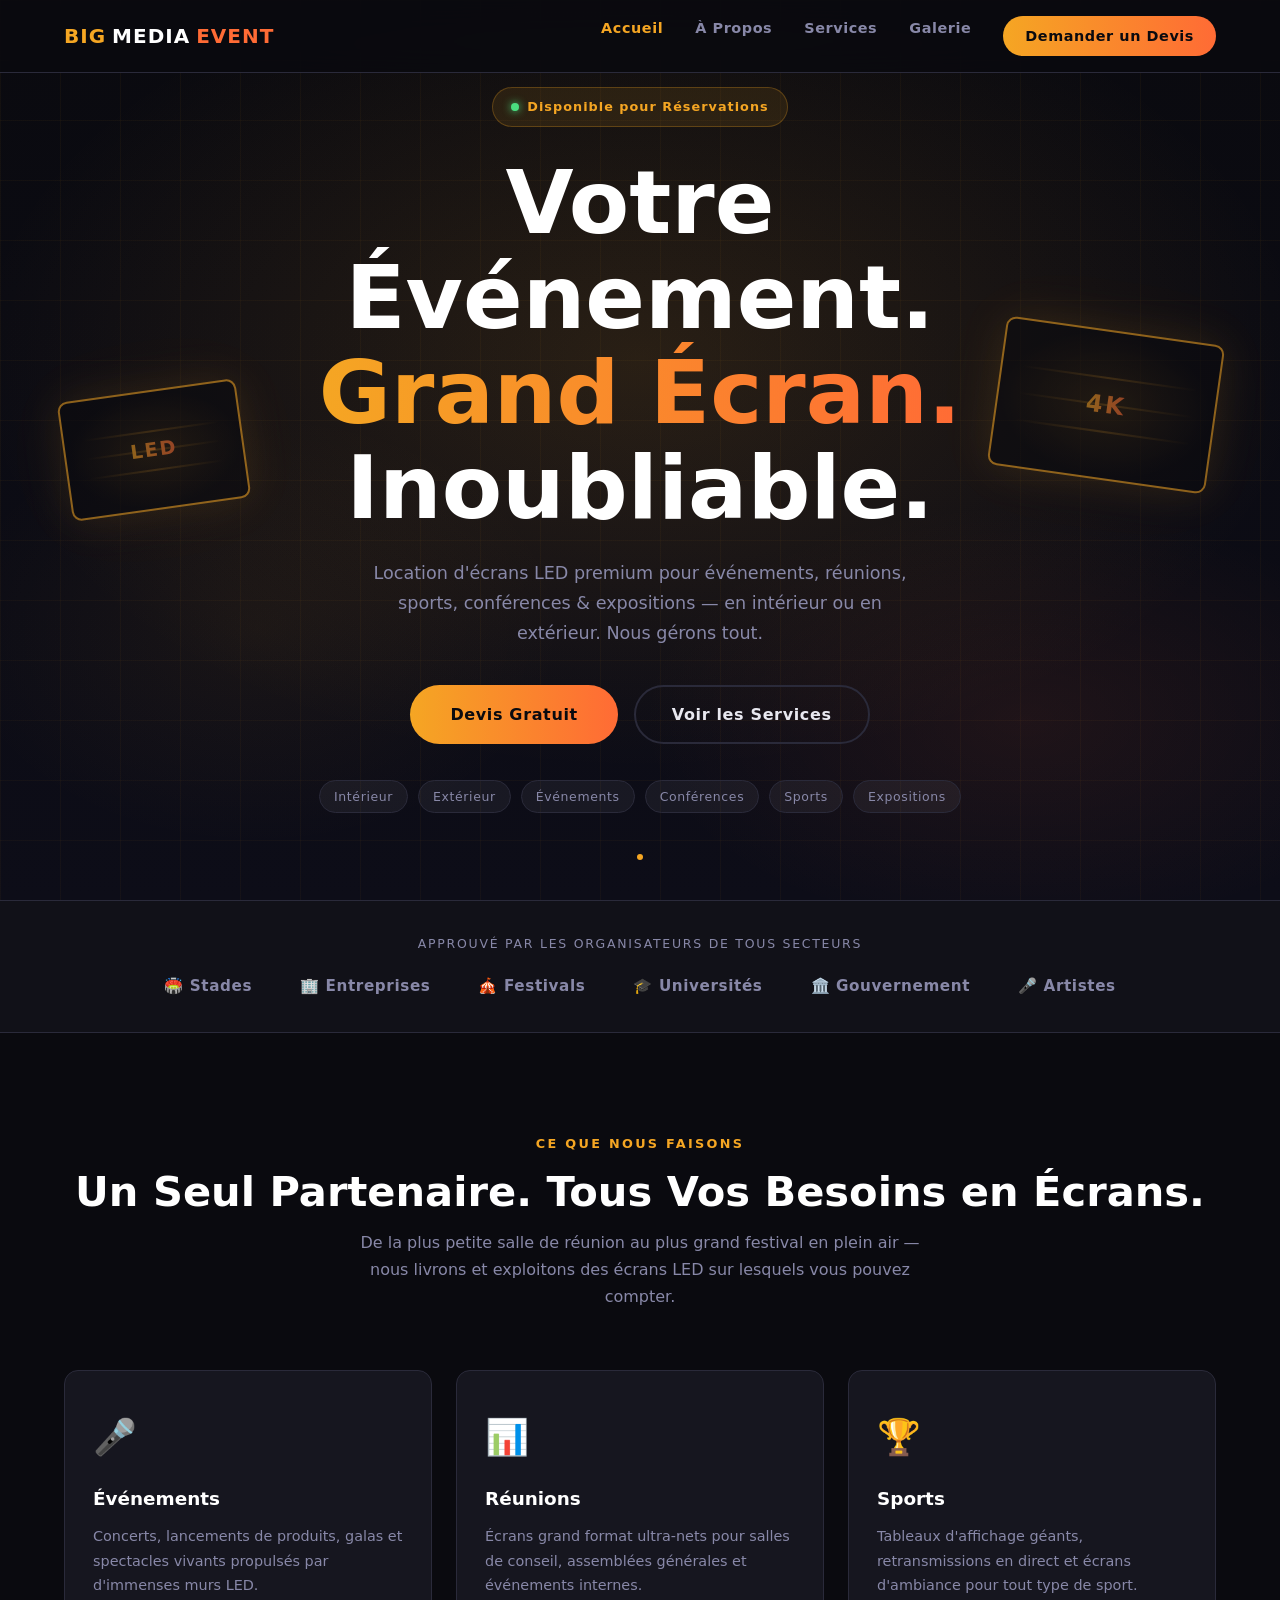
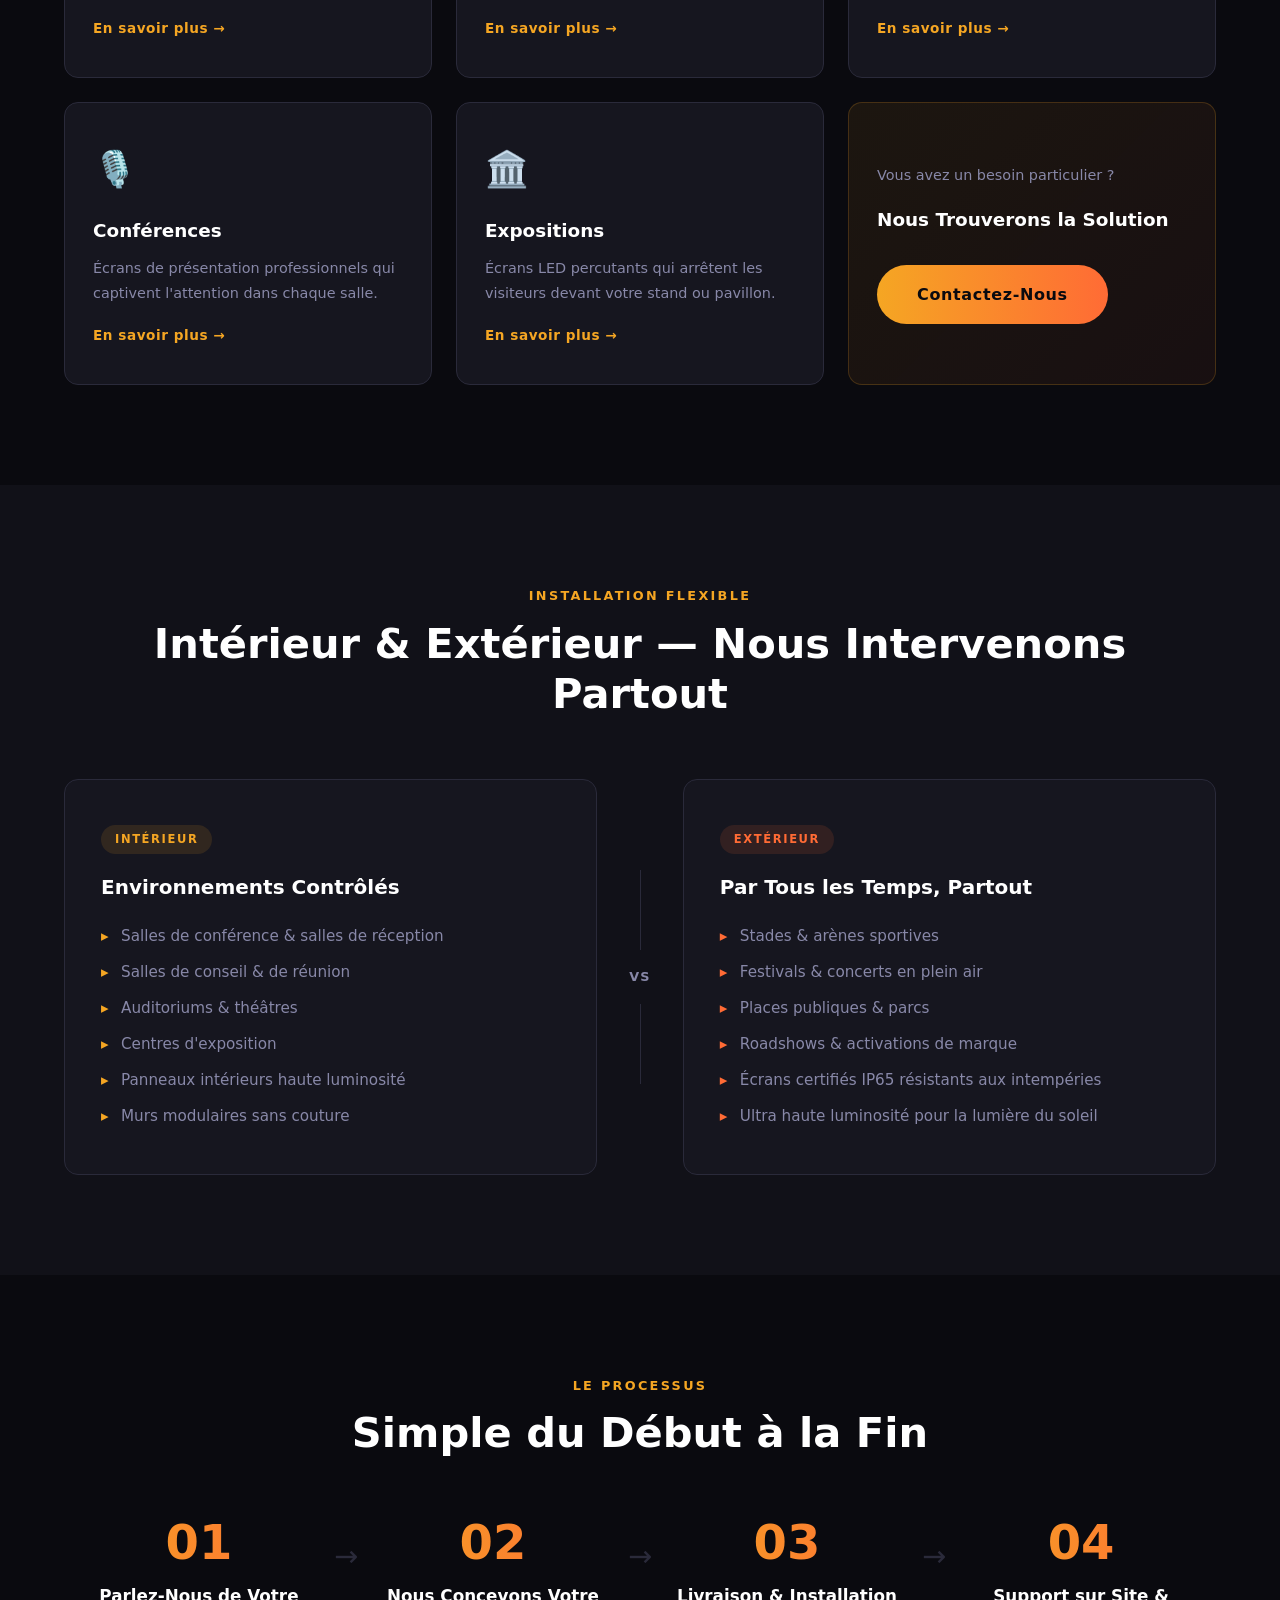
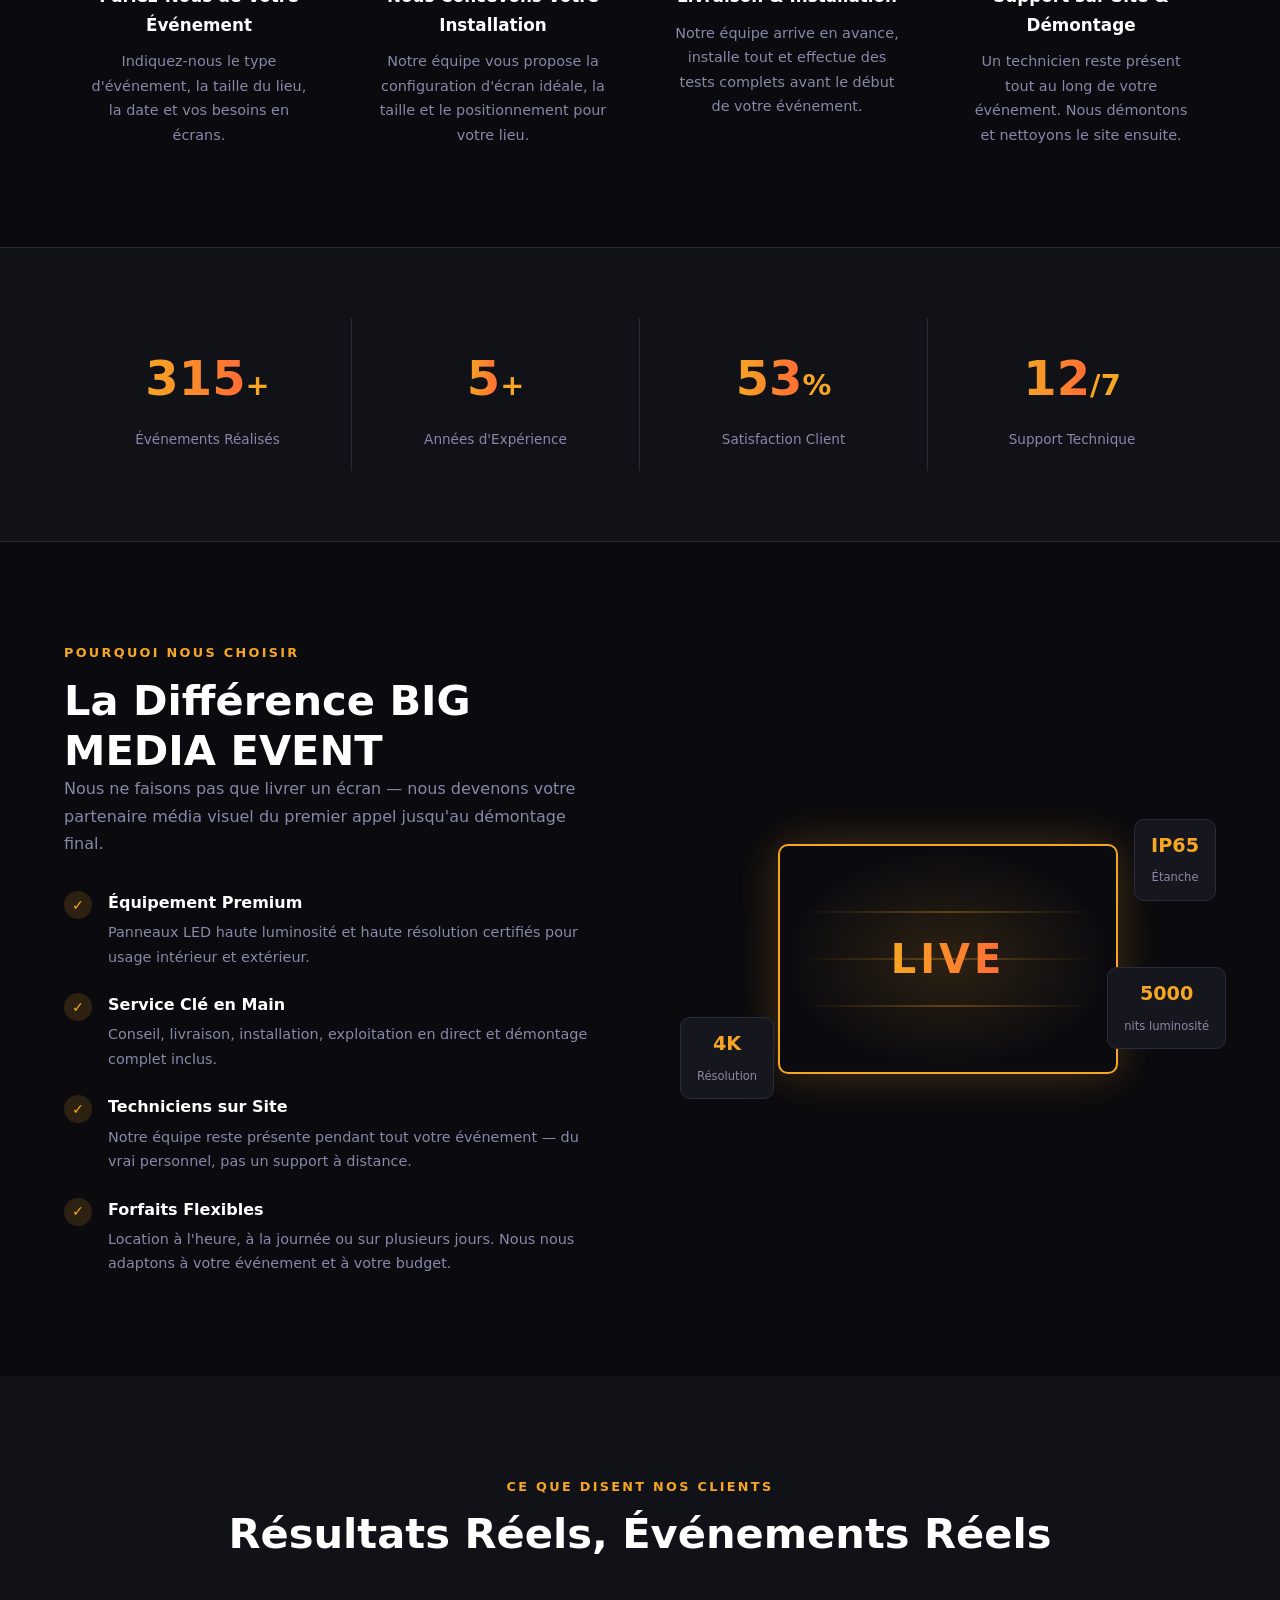
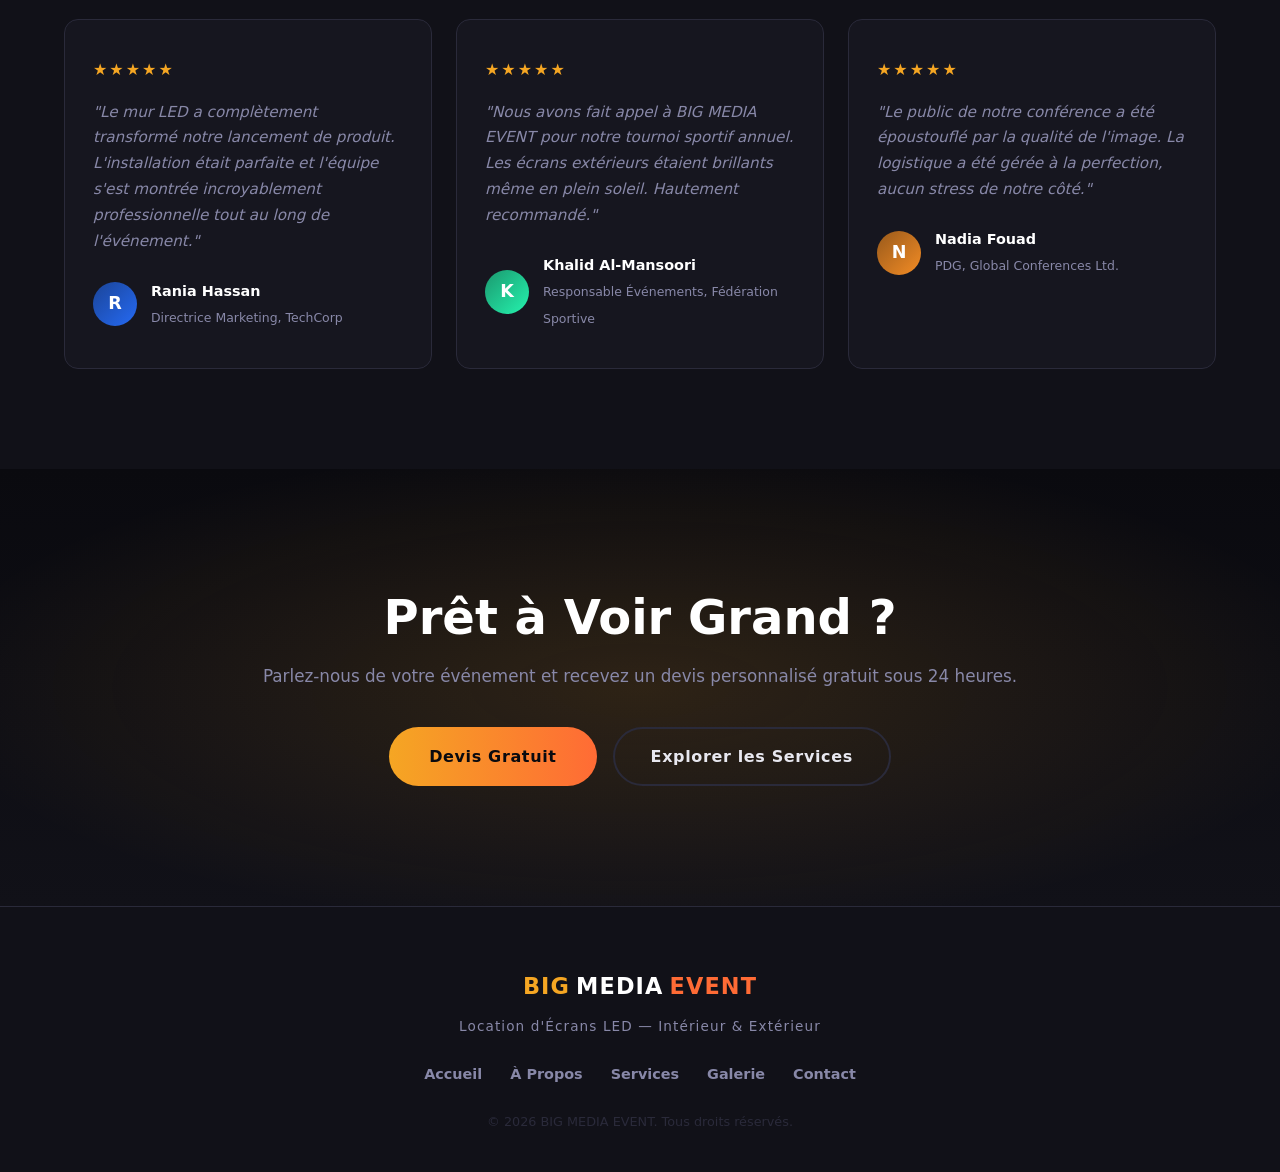
<file: index.html>
<!DOCTYPE html>
<html lang="fr">
<head>
  <meta charset="UTF-8" />
  <meta name="viewport" content="width=device-width, initial-scale=1.0" />
  <title>BIG MEDIA EVENT | Location d'Écrans LED — Intérieur & Extérieur</title>
  <link rel="stylesheet" href="style.css" />
  <link rel="stylesheet" href="index.css" />
</head>
<body>

  <!-- NAV -->
  <header class="navbar">
    <div class="nav-container">
      <a href="index.html" class="logo">
        <span class="logo-big">BIG</span>
        <span class="logo-media">MEDIA</span>
        <span class="logo-event">EVENT</span>
      </a>
      <nav class="nav-links">
        <a href="index.html" class="active">Accueil</a>
        <a href="about.html">À Propos</a>
        <a href="services.html">Services</a>
        <a href="gallery.html">Galerie</a>
        <a href="contact.html" class="nav-cta">Demander un Devis</a>
      </nav>
      <button class="hamburger" id="hamburger" aria-label="Ouvrir le menu">
        <span></span><span></span><span></span>
      </button>
    </div>
    <div class="mobile-menu" id="mobileMenu">
      <a href="index.html" class="active">Accueil</a>
      <a href="about.html">À Propos</a>
      <a href="services.html">Services</a>
      <a href="gallery.html">Galerie</a>
      <a href="contact.html">Demander un Devis</a>
    </div>
  </header>

  <!-- ===== HERO ===== -->
  <section class="hero">
    <div class="hero-bg"></div>

    <div class="hero-screen hero-screen--left" aria-hidden="true">
      <div class="screen-mockup" style="width:180px;height:120px">
        <div class="screen-inner">
          <div class="screen-glow"></div>
          <div class="screen-lines"><div class="line l1"></div><div class="line l2"></div><div class="line l3"></div></div>
          <span class="screen-label" style="font-size:1.2rem">LED</span>
        </div>
      </div>
    </div>

    <div class="hero-screen hero-screen--right" aria-hidden="true">
      <div class="screen-mockup" style="width:220px;height:150px">
        <div class="screen-inner">
          <div class="screen-glow"></div>
          <div class="screen-lines"><div class="line l1"></div><div class="line l2"></div><div class="line l3"></div></div>
          <span class="screen-label" style="font-size:1.5rem">4K</span>
        </div>
      </div>
    </div>

    <div class="hero-content" data-animate>
      <div class="hero-badge">
        <span class="badge-dot"></span>
        Disponible pour Réservations
      </div>
      <h1>
        Votre Événement.<br />
        <span>Grand Écran.</span><br />
        Inoubliable.
      </h1>
      <p class="hero-sub">
        Location d'écrans LED premium pour événements, réunions, sports, conférences &amp; expositions —
        en intérieur ou en extérieur. Nous gérons tout.
      </p>
      <div class="hero-buttons">
        <a href="contact.html" class="btn-primary">Devis Gratuit</a>
        <a href="services.html" class="btn-outline">Voir les Services</a>
      </div>
      <div class="hero-tags">
        <span>Intérieur</span>
        <span>Extérieur</span>
        <span>Événements</span>
        <span>Conférences</span>
        <span>Sports</span>
        <span>Expositions</span>
      </div>
    </div>

    <div class="hero-scroll">
      <div class="scroll-dot"></div>
    </div>
  </section>

  <!-- ===== CONFIANCE ===== -->
  <section class="trust">
    <div class="container">
      <p class="trust-label">Approuvé par les organisateurs de tous secteurs</p>
      <div class="trust-strip">
        <div class="trust-item">🏟️ Stades</div>
        <div class="trust-item">🏢 Entreprises</div>
        <div class="trust-item">🎪 Festivals</div>
        <div class="trust-item">🎓 Universités</div>
        <div class="trust-item">🏛️ Gouvernement</div>
        <div class="trust-item">🎤 Artistes</div>
      </div>
    </div>
  </section>

  <!-- ===== CE QUE NOUS FAISONS ===== -->
  <section class="what section">
    <div class="container">
      <div class="section-header" data-animate>
        <p class="section-eyebrow">Ce Que Nous Faisons</p>
        <h2>Un Seul Partenaire. Tous Vos Besoins en Écrans.</h2>
        <p class="section-sub">De la plus petite salle de réunion au plus grand festival en plein air — nous livrons et exploitons des écrans LED sur lesquels vous pouvez compter.</p>
      </div>
      <div class="what-grid">
        <div class="what-card" data-animate>
          <div class="what-icon">🎤</div>
          <h3>Événements</h3>
          <p>Concerts, lancements de produits, galas et spectacles vivants propulsés par d'immenses murs LED.</p>
          <a href="services.html#events" class="what-link">En savoir plus →</a>
        </div>
        <div class="what-card" data-animate>
          <div class="what-icon">📊</div>
          <h3>Réunions</h3>
          <p>Écrans grand format ultra-nets pour salles de conseil, assemblées générales et événements internes.</p>
          <a href="services.html#meetings" class="what-link">En savoir plus →</a>
        </div>
        <div class="what-card" data-animate>
          <div class="what-icon">🏆</div>
          <h3>Sports</h3>
          <p>Tableaux d'affichage géants, retransmissions en direct et écrans d'ambiance pour tout type de sport.</p>
          <a href="services.html#sports" class="what-link">En savoir plus →</a>
        </div>
        <div class="what-card" data-animate>
          <div class="what-icon">🎙️</div>
          <h3>Conférences</h3>
          <p>Écrans de présentation professionnels qui captivent l'attention dans chaque salle.</p>
          <a href="services.html#conferences" class="what-link">En savoir plus →</a>
        </div>
        <div class="what-card" data-animate>
          <div class="what-icon">🏛️</div>
          <h3>Expositions</h3>
          <p>Écrans LED percutants qui arrêtent les visiteurs devant votre stand ou pavillon.</p>
          <a href="services.html#exhibitions" class="what-link">En savoir plus →</a>
        </div>
        <div class="what-card what-card--cta" data-animate>
          <p>Vous avez un besoin particulier ?</p>
          <h3>Nous Trouverons la Solution</h3>
          <a href="contact.html" class="btn-primary" style="margin-top:20px">Contactez-Nous</a>
        </div>
      </div>
    </div>
  </section>

  <!-- ===== INTÉRIEUR VS EXTÉRIEUR ===== -->
  <section class="io section">
    <div class="container">
      <div class="section-header" data-animate>
        <p class="section-eyebrow">Installation Flexible</p>
        <h2>Intérieur & Extérieur — Nous Intervenons Partout</h2>
      </div>
      <div class="io-grid">
        <div class="io-card io-indoor" data-animate>
          <div class="io-tag">Intérieur</div>
          <h3>Environnements Contrôlés</h3>
          <ul>
            <li>Salles de conférence &amp; salles de réception</li>
            <li>Salles de conseil &amp; de réunion</li>
            <li>Auditoriums &amp; théâtres</li>
            <li>Centres d'exposition</li>
            <li>Panneaux intérieurs haute luminosité</li>
            <li>Murs modulaires sans couture</li>
          </ul>
        </div>
        <div class="io-divider" aria-hidden="true">
          <div class="io-divider-line"></div>
          <span>VS</span>
          <div class="io-divider-line"></div>
        </div>
        <div class="io-card io-outdoor" data-animate>
          <div class="io-tag">Extérieur</div>
          <h3>Par Tous les Temps, Partout</h3>
          <ul>
            <li>Stades &amp; arènes sportives</li>
            <li>Festivals &amp; concerts en plein air</li>
            <li>Places publiques &amp; parcs</li>
            <li>Roadshows &amp; activations de marque</li>
            <li>Écrans certifiés IP65 résistants aux intempéries</li>
            <li>Ultra haute luminosité pour la lumière du soleil</li>
          </ul>
        </div>
      </div>
    </div>
  </section>

  <!-- ===== COMMENT ÇA MARCHE ===== -->
  <section class="how section">
    <div class="container">
      <div class="section-header" data-animate>
        <p class="section-eyebrow">Le Processus</p>
        <h2>Simple du Début à la Fin</h2>
      </div>
      <div class="how-steps">
        <div class="how-step" data-animate>
          <div class="step-num">01</div>
          <h3>Parlez-Nous de Votre Événement</h3>
          <p>Indiquez-nous le type d'événement, la taille du lieu, la date et vos besoins en écrans.</p>
        </div>
        <div class="how-arrow" aria-hidden="true">→</div>
        <div class="how-step" data-animate>
          <div class="step-num">02</div>
          <h3>Nous Concevons Votre Installation</h3>
          <p>Notre équipe vous propose la configuration d'écran idéale, la taille et le positionnement pour votre lieu.</p>
        </div>
        <div class="how-arrow" aria-hidden="true">→</div>
        <div class="how-step" data-animate>
          <div class="step-num">03</div>
          <h3>Livraison & Installation</h3>
          <p>Notre équipe arrive en avance, installe tout et effectue des tests complets avant le début de votre événement.</p>
        </div>
        <div class="how-arrow" aria-hidden="true">→</div>
        <div class="how-step" data-animate>
          <div class="step-num">04</div>
          <h3>Support sur Site & Démontage</h3>
          <p>Un technicien reste présent tout au long de votre événement. Nous démontons et nettoyons le site ensuite.</p>
        </div>
      </div>
    </div>
  </section>

  <!-- ===== STATISTIQUES ===== -->
  <section class="stats section">
    <div class="container">
      <div class="stats-row">
        <div class="stat-item" data-animate>
          <span class="stat-num" data-count="500">0</span><span class="stat-suf">+</span>
          <p>Événements Réalisés</p>
        </div>
        <div class="stat-item" data-animate>
          <span class="stat-num" data-count="10">0</span><span class="stat-suf">+</span>
          <p>Années d'Expérience</p>
        </div>
        <div class="stat-item" data-animate>
          <span class="stat-num" data-count="98">0</span><span class="stat-suf">%</span>
          <p>Satisfaction Client</p>
        </div>
        <div class="stat-item" data-animate>
          <span class="stat-num" data-count="24">0</span><span class="stat-suf">/7</span>
          <p>Support Technique</p>
        </div>
      </div>
    </div>
  </section>

  <!-- ===== POURQUOI NOUS ===== -->
  <section class="why section">
    <div class="container grid-2">
      <div class="why-text" data-animate>
        <p class="section-eyebrow">Pourquoi Nous Choisir</p>
        <h2>La Différence BIG MEDIA EVENT</h2>
        <p style="color:var(--clr-muted);margin-bottom:32px">
          Nous ne faisons pas que livrer un écran — nous devenons votre partenaire média visuel du premier appel jusqu'au démontage final.
        </p>
        <ul class="why-list">
          <li data-animate>
            <span class="check">✓</span>
            <div>
              <strong>Équipement Premium</strong>
              <p>Panneaux LED haute luminosité et haute résolution certifiés pour usage intérieur et extérieur.</p>
            </div>
          </li>
          <li data-animate>
            <span class="check">✓</span>
            <div>
              <strong>Service Clé en Main</strong>
              <p>Conseil, livraison, installation, exploitation en direct et démontage complet inclus.</p>
            </div>
          </li>
          <li data-animate>
            <span class="check">✓</span>
            <div>
              <strong>Techniciens sur Site</strong>
              <p>Notre équipe reste présente pendant tout votre événement — du vrai personnel, pas un support à distance.</p>
            </div>
          </li>
          <li data-animate>
            <span class="check">✓</span>
            <div>
              <strong>Forfaits Flexibles</strong>
              <p>Location à l'heure, à la journée ou sur plusieurs jours. Nous nous adaptons à votre événement et à votre budget.</p>
            </div>
          </li>
        </ul>
      </div>
      <div class="why-visual" data-animate>
        <div class="why-screen-wrap">
          <div class="screen-mockup" style="width:100%;max-width:340px;height:230px;margin:auto">
            <div class="screen-inner">
              <div class="screen-glow"></div>
              <div class="screen-lines"><div class="line l1"></div><div class="line l2"></div><div class="line l3"></div></div>
              <span class="screen-label">LIVE</span>
            </div>
          </div>
          <div class="why-badge b1"><strong>4K</strong><span>Résolution</span></div>
          <div class="why-badge b2"><strong>IP65</strong><span>Étanche</span></div>
          <div class="why-badge b3"><strong>5000</strong><span>nits luminosité</span></div>
        </div>
      </div>
    </div>
  </section>

  <!-- ===== TÉMOIGNAGES ===== -->
  <section class="testi section">
    <div class="container">
      <div class="section-header" data-animate>
        <p class="section-eyebrow">Ce Que Disent Nos Clients</p>
        <h2>Résultats Réels, Événements Réels</h2>
      </div>
      <div class="testi-grid">
        <div class="testi-card" data-animate>
          <div class="testi-stars">★★★★★</div>
          <p>"Le mur LED a complètement transformé notre lancement de produit. L'installation était parfaite et l'équipe s'est montrée incroyablement professionnelle tout au long de l'événement."</p>
          <div class="testi-author">
            <div class="testi-avatar" style="--hue:220">R</div>
            <div>
              <strong>Rania Hassan</strong>
              <span>Directrice Marketing, TechCorp</span>
            </div>
          </div>
        </div>
        <div class="testi-card" data-animate>
          <div class="testi-stars">★★★★★</div>
          <p>"Nous avons fait appel à BIG MEDIA EVENT pour notre tournoi sportif annuel. Les écrans extérieurs étaient brillants même en plein soleil. Hautement recommandé."</p>
          <div class="testi-author">
            <div class="testi-avatar" style="--hue:160">K</div>
            <div>
              <strong>Khalid Al-Mansoori</strong>
              <span>Responsable Événements, Fédération Sportive</span>
            </div>
          </div>
        </div>
        <div class="testi-card" data-animate>
          <div class="testi-stars">★★★★★</div>
          <p>"Le public de notre conférence a été époustouflé par la qualité de l'image. La logistique a été gérée à la perfection, aucun stress de notre côté."</p>
          <div class="testi-author">
            <div class="testi-avatar" style="--hue:30">N</div>
            <div>
              <strong>Nadia Fouad</strong>
              <span>PDG, Global Conferences Ltd.</span>
            </div>
          </div>
        </div>
      </div>
    </div>
  </section>

  <!-- ===== CTA ===== -->
  <section class="cta section">
    <div class="cta-bg"></div>
    <div class="container cta-inner" data-animate>
      <h2>Prêt à Voir Grand ?</h2>
      <p>Parlez-nous de votre événement et recevez un devis personnalisé gratuit sous 24 heures.</p>
      <div class="cta-buttons">
        <a href="contact.html" class="btn-primary">Devis Gratuit</a>
        <a href="services.html" class="btn-outline">Explorer les Services</a>
      </div>
    </div>
  </section>

  <!-- FOOTER -->
  <footer class="footer">
    <div class="container footer-inner">
      <a href="index.html" class="logo" style="justify-content:center;margin-bottom:10px">
        <span class="logo-big">BIG</span>
        <span class="logo-media">MEDIA</span>
        <span class="logo-event">EVENT</span>
      </a>
      <p class="footer-tagline">Location d'Écrans LED — Intérieur & Extérieur</p>
      <div class="footer-links">
        <a href="index.html">Accueil</a>
        <a href="about.html">À Propos</a>
        <a href="services.html">Services</a>
        <a href="gallery.html">Galerie</a>
        <a href="contact.html">Contact</a>
      </div>
      <p class="footer-copy">&copy; 2026 BIG MEDIA EVENT. Tous droits réservés.</p>
    </div>
  </footer>

  <script src="main.js"></script>
</body>
</html>
</file>
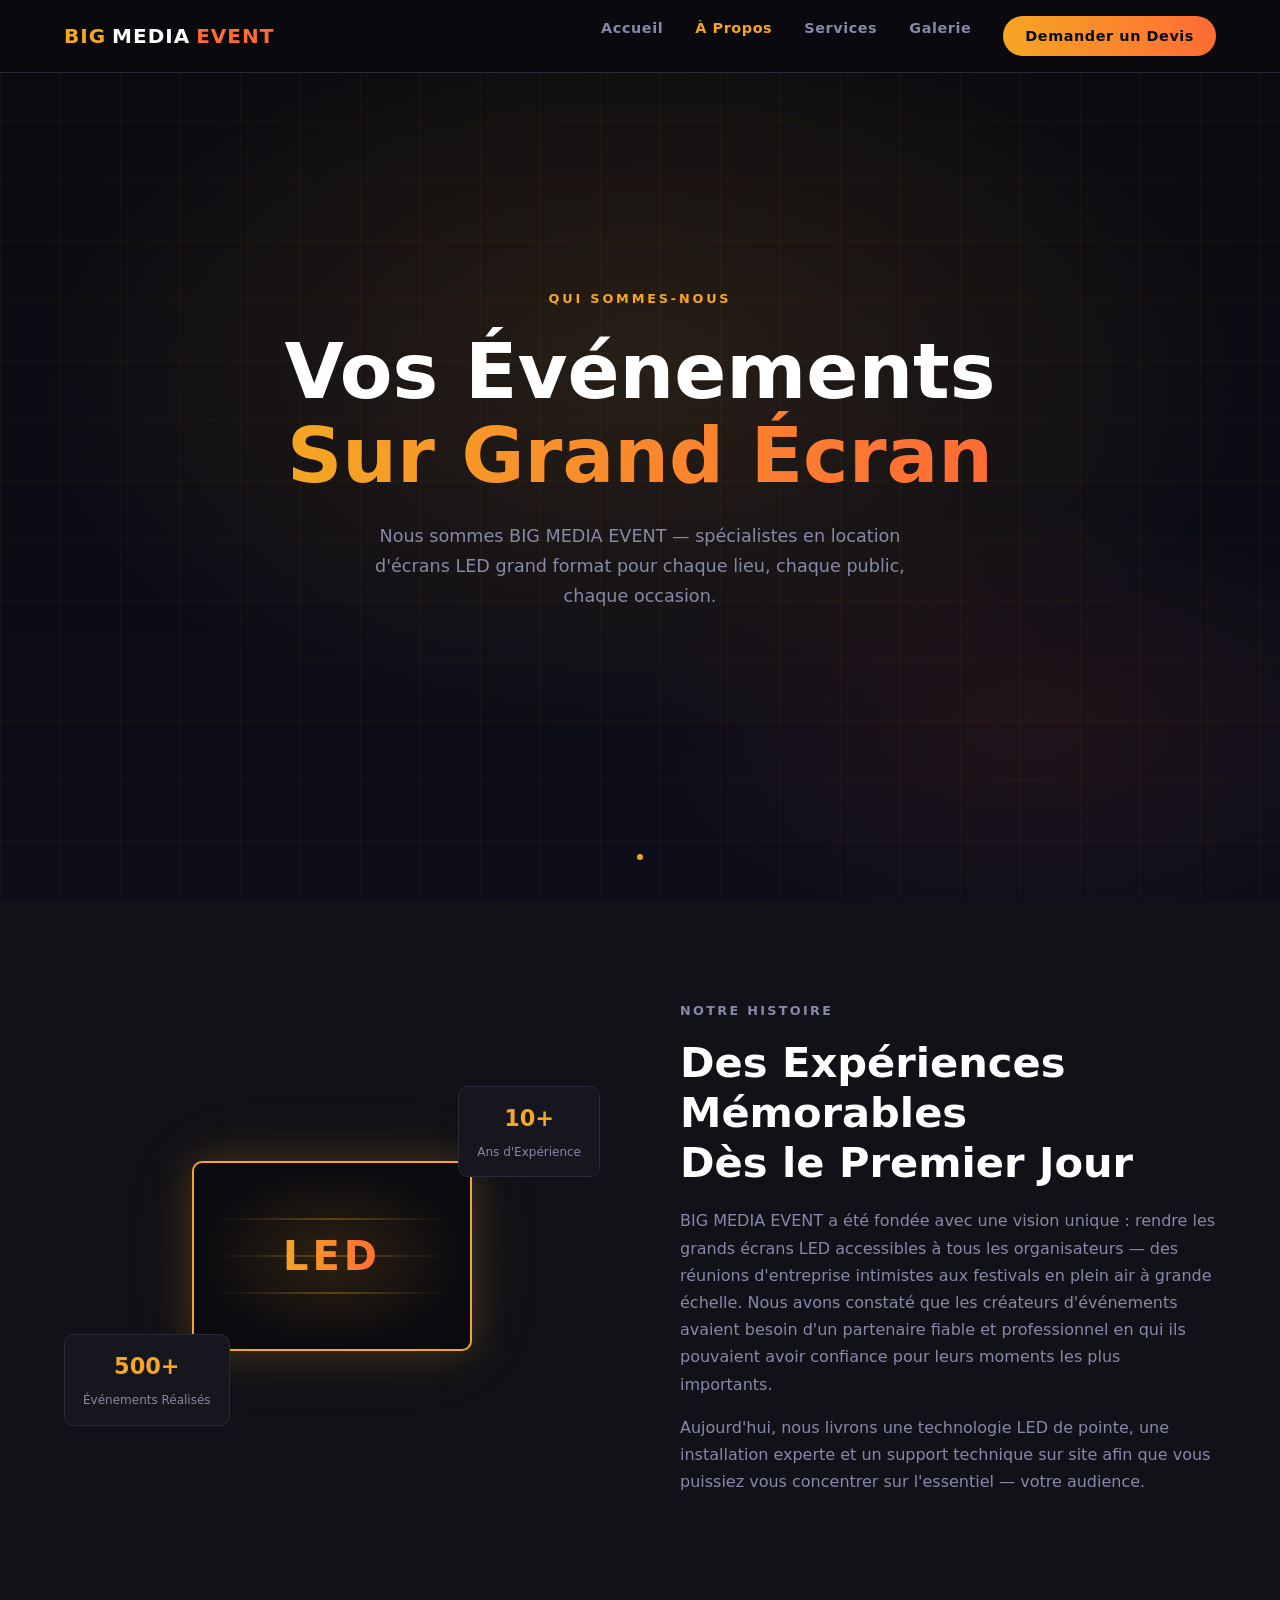
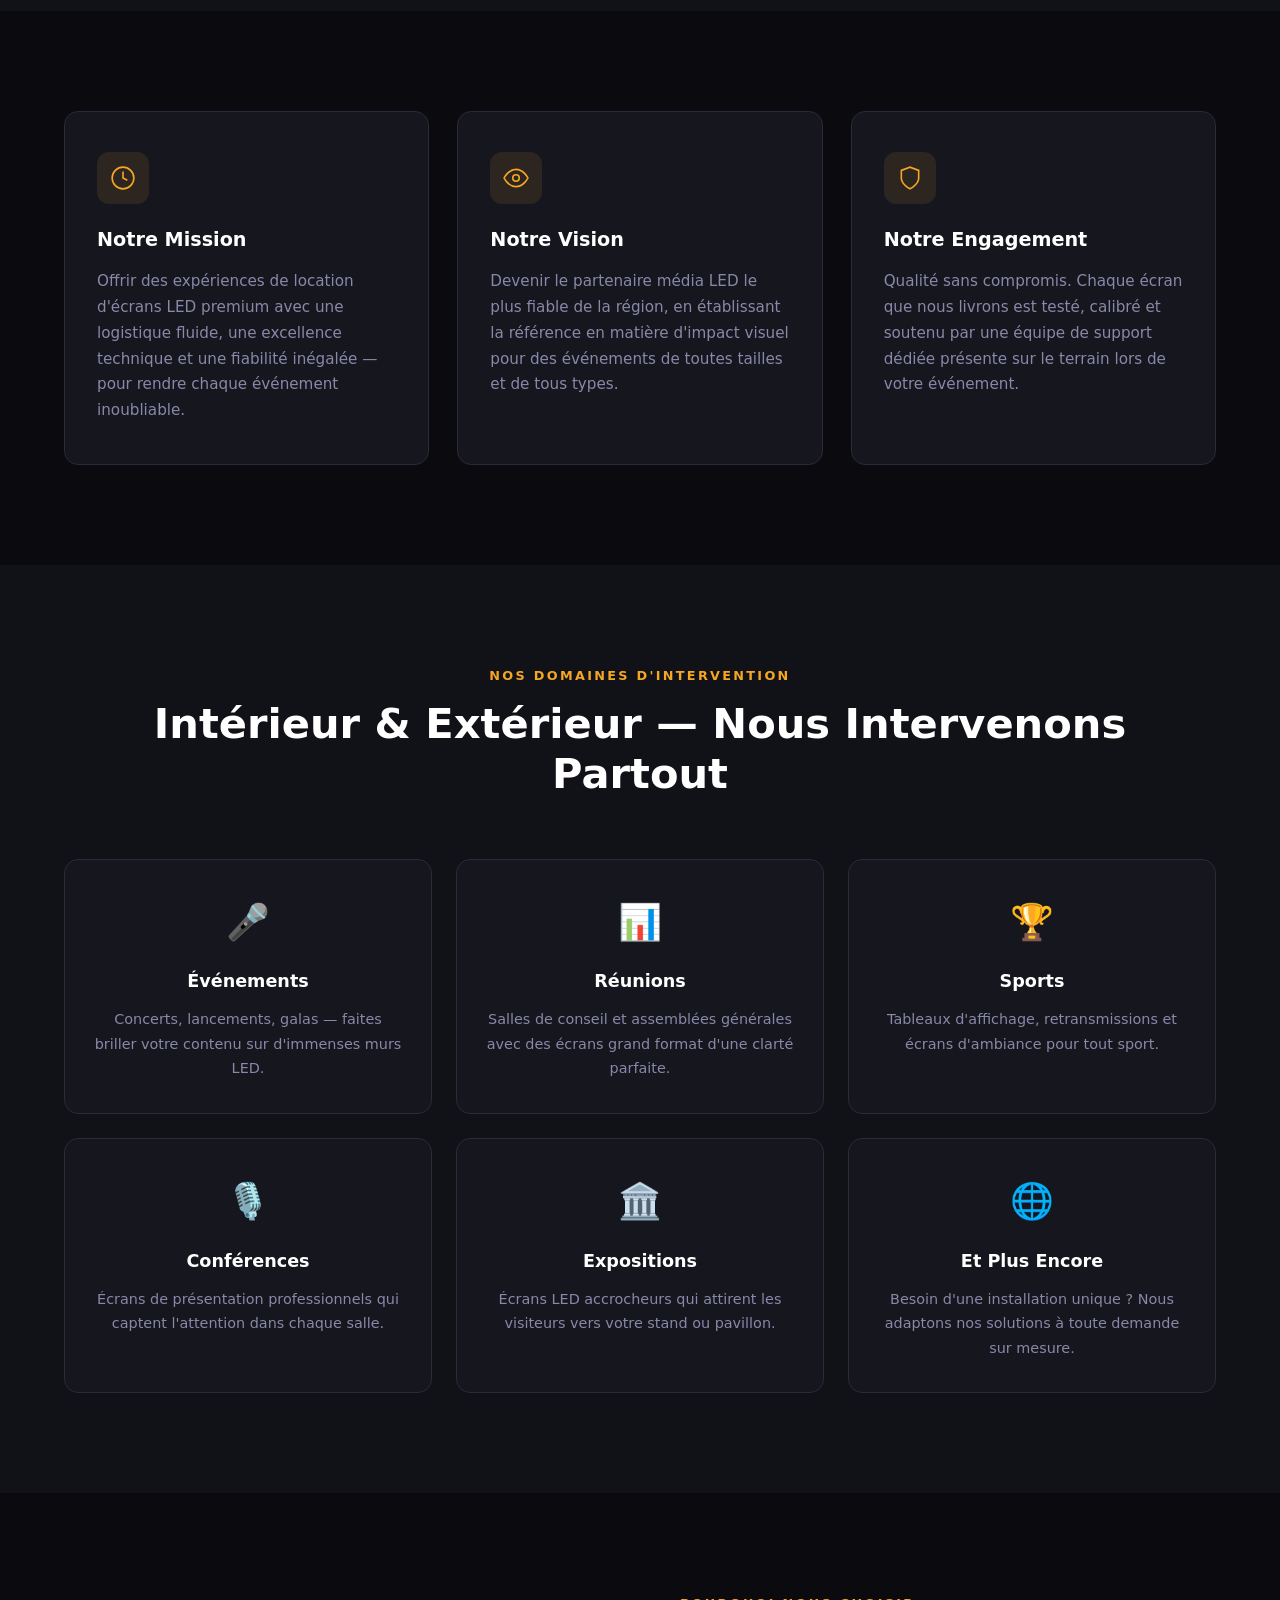
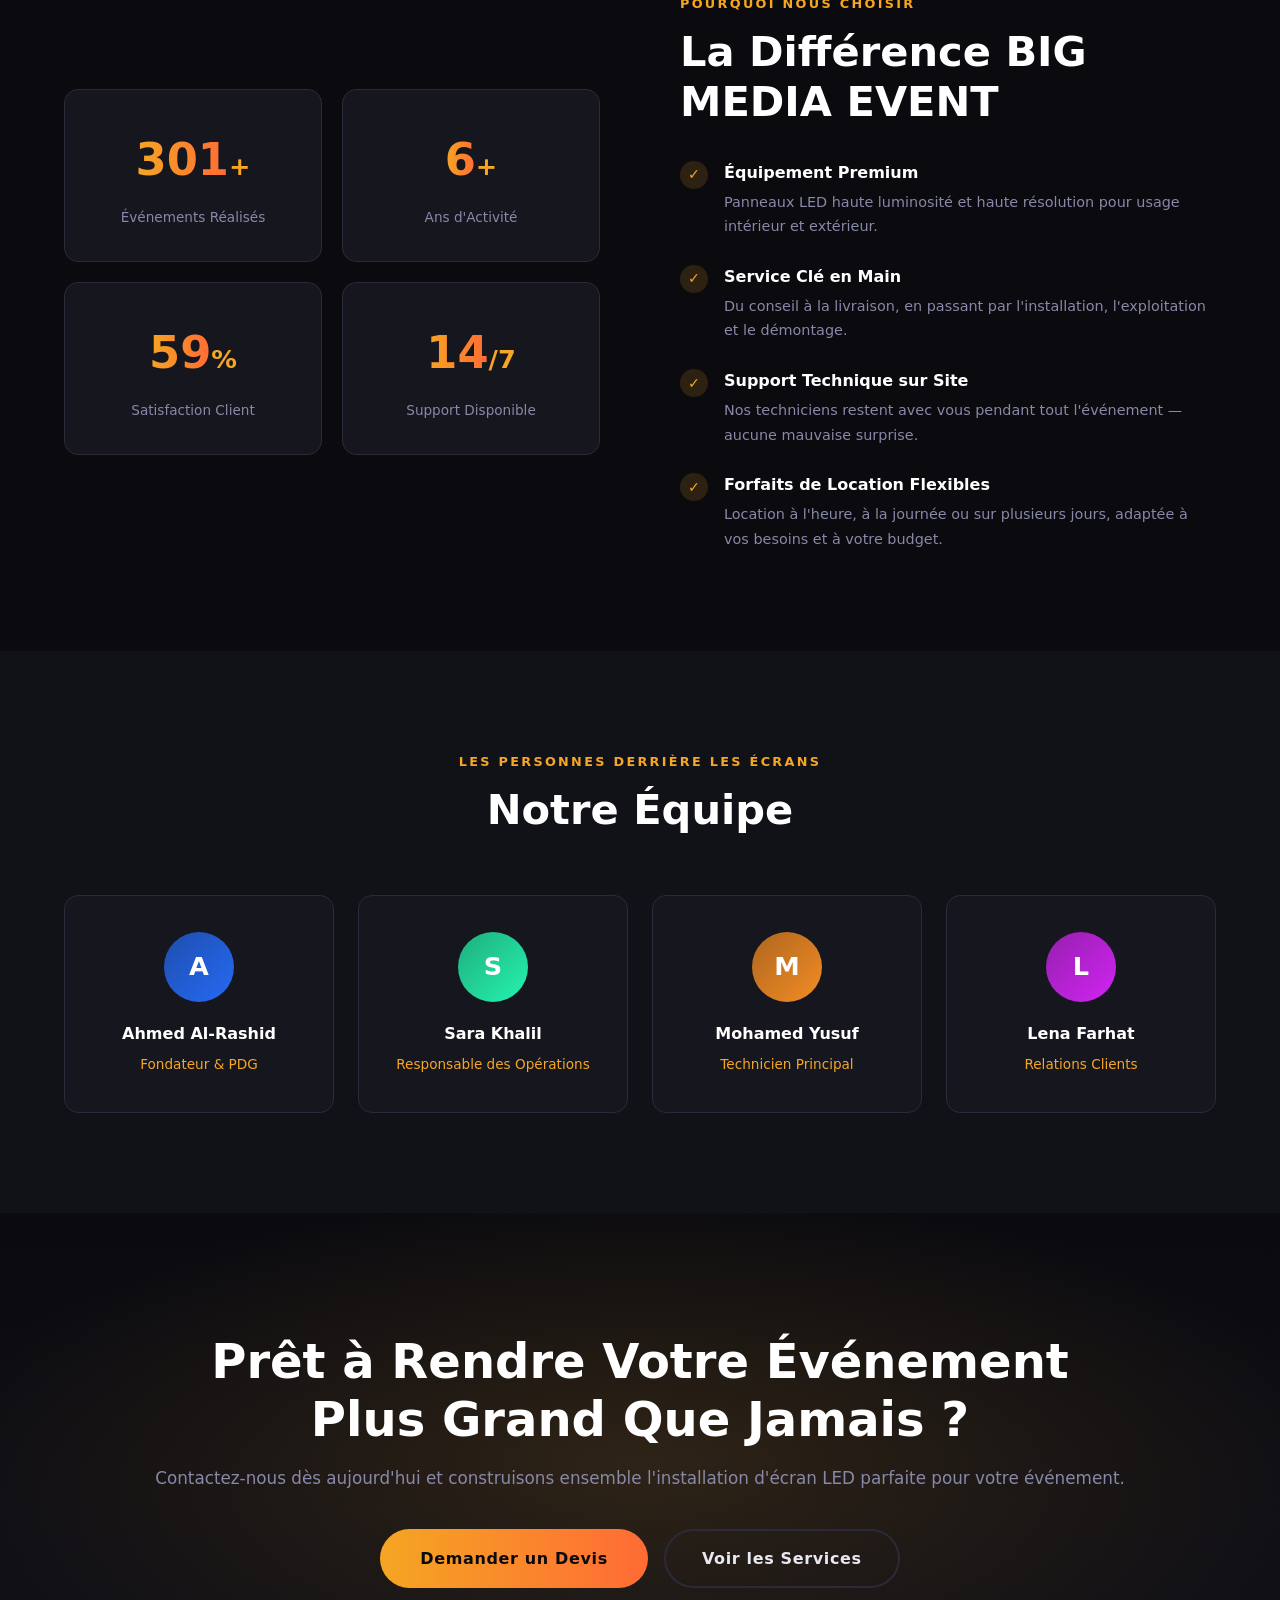
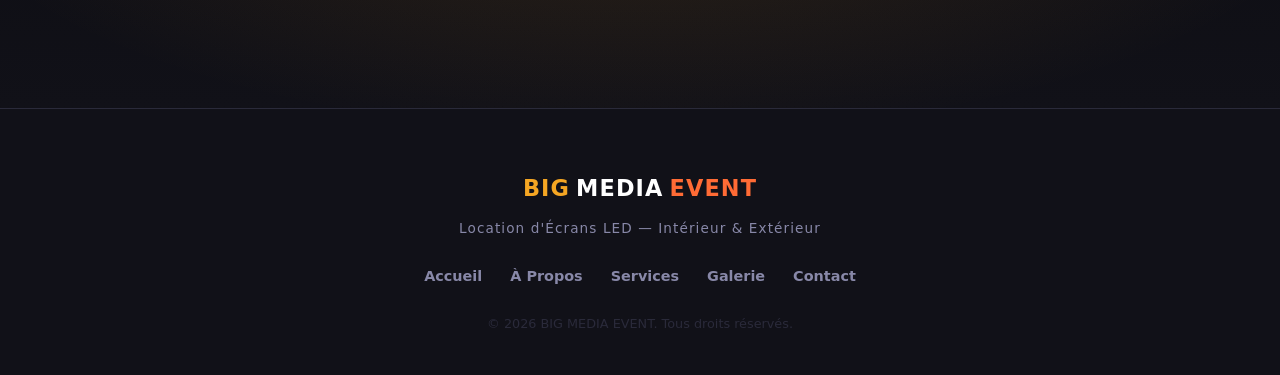
<file: about.html>
<!DOCTYPE html>
<html lang="fr">
<head>
  <meta charset="UTF-8" />
  <meta name="viewport" content="width=device-width, initial-scale=1.0" />
  <title>À Propos | BIG MEDIA EVENT</title>
  <link rel="stylesheet" href="style.css" />
  <link rel="stylesheet" href="about.css" />
</head>
<body>

  <!-- NAV -->
  <header class="navbar">
    <div class="nav-container">
      <a href="index.html" class="logo">
        <span class="logo-big">BIG</span>
        <span class="logo-media">MEDIA</span>
        <span class="logo-event">EVENT</span>
      </a>
      <nav class="nav-links">
        <a href="index.html">Accueil</a>
        <a href="about.html" class="active">À Propos</a>
        <a href="services.html">Services</a>
        <a href="gallery.html">Galerie</a>
        <a href="contact.html" class="nav-cta">Demander un Devis</a>
      </nav>
      <button class="hamburger" id="hamburger" aria-label="Ouvrir le menu">
        <span></span><span></span><span></span>
      </button>
    </div>
    <div class="mobile-menu" id="mobileMenu">
      <a href="index.html">Accueil</a>
      <a href="about.html" class="active">À Propos</a>
      <a href="services.html">Services</a>
      <a href="gallery.html">Galerie</a>
      <a href="contact.html">Demander un Devis</a>
    </div>
  </header>

  <!-- HERO -->
  <section class="hero">
    <div class="hero-bg"></div>
    <div class="hero-content" data-animate>
      <p class="hero-eyebrow">Qui Sommes-Nous</p>
      <h1>Vos Événements<br /><span>Sur Grand Écran</span></h1>
      <p class="hero-sub">
        Nous sommes BIG MEDIA EVENT — spécialistes en location d'écrans LED grand format
        pour chaque lieu, chaque public, chaque occasion.
      </p>
    </div>
    <div class="hero-scroll">
      <div class="scroll-dot"></div>
    </div>
  </section>

  <!-- HISTOIRE -->
  <section class="story section">
    <div class="container grid-2">
      <div class="story-visual" data-animate>
        <div class="screen-mockup" style="width:280px;height:190px">
          <div class="screen-inner">
            <div class="screen-glow"></div>
            <div class="screen-lines">
              <div class="line l1"></div>
              <div class="line l2"></div>
              <div class="line l3"></div>
            </div>
            <span class="screen-label">LED</span>
          </div>
        </div>
        <div class="stat-badge b1"><strong>500+</strong><span>Événements Réalisés</span></div>
        <div class="stat-badge b2"><strong>10+</strong><span>Ans d'Expérience</span></div>
      </div>
      <div class="story-text" data-animate>
        <p class="section-eyebrow">Notre Histoire</p>
        <h2>Des Expériences Mémorables<br />Dès le Premier Jour</h2>
        <p>
          BIG MEDIA EVENT a été fondée avec une vision unique : rendre les grands écrans LED
          accessibles à tous les organisateurs — des réunions d'entreprise intimistes aux
          festivals en plein air à grande échelle. Nous avons constaté que les créateurs d'événements
          avaient besoin d'un partenaire fiable et professionnel en qui ils pouvaient avoir confiance
          pour leurs moments les plus importants.
        </p>
        <p>
          Aujourd'hui, nous livrons une technologie LED de pointe, une installation experte
          et un support technique sur site afin que vous puissiez vous concentrer sur l'essentiel —
          votre audience.
        </p>
      </div>
    </div>
  </section>

  <!-- MISSION / VISION -->
  <section class="mv section">
    <div class="container">
      <div class="mv-grid">
        <div class="mv-card" data-animate>
          <div class="mv-icon">
            <svg viewBox="0 0 24 24" fill="none" stroke="currentColor" stroke-width="1.5">
              <circle cx="12" cy="12" r="10"/><path d="M12 6v6l4 2"/>
            </svg>
          </div>
          <h3>Notre Mission</h3>
          <p>
            Offrir des expériences de location d'écrans LED premium avec une logistique fluide,
            une excellence technique et une fiabilité inégalée — pour rendre chaque événement inoubliable.
          </p>
        </div>
        <div class="mv-card" data-animate>
          <div class="mv-icon">
            <svg viewBox="0 0 24 24" fill="none" stroke="currentColor" stroke-width="1.5">
              <path d="M1 12s4-8 11-8 11 8 11 8-4 8-11 8-11-8-11-8z"/><circle cx="12" cy="12" r="3"/>
            </svg>
          </div>
          <h3>Notre Vision</h3>
          <p>
            Devenir le partenaire média LED le plus fiable de la région, en établissant
            la référence en matière d'impact visuel pour des événements de toutes tailles et de tous types.
          </p>
        </div>
        <div class="mv-card" data-animate>
          <div class="mv-icon">
            <svg viewBox="0 0 24 24" fill="none" stroke="currentColor" stroke-width="1.5">
              <path d="M12 22s8-4 8-10V5l-8-3-8 3v7c0 6 8 10 8 10z"/>
            </svg>
          </div>
          <h3>Notre Engagement</h3>
          <p>
            Qualité sans compromis. Chaque écran que nous livrons est testé, calibré
            et soutenu par une équipe de support dédiée présente sur le terrain lors de votre événement.
          </p>
        </div>
      </div>
    </div>
  </section>

  <!-- CE QUE NOUS COUVRONS -->
  <section class="services section">
    <div class="container">
      <div class="section-header" data-animate>
        <p class="section-eyebrow">Nos Domaines d'Intervention</p>
        <h2>Intérieur & Extérieur — Nous Intervenons Partout</h2>
      </div>
      <div class="services-grid">
        <div class="service-card" data-animate>
          <div class="service-icon">🎤</div>
          <h4>Événements</h4>
          <p>Concerts, lancements, galas — faites briller votre contenu sur d'immenses murs LED.</p>
        </div>
        <div class="service-card" data-animate>
          <div class="service-icon">📊</div>
          <h4>Réunions</h4>
          <p>Salles de conseil et assemblées générales avec des écrans grand format d'une clarté parfaite.</p>
        </div>
        <div class="service-card" data-animate>
          <div class="service-icon">🏆</div>
          <h4>Sports</h4>
          <p>Tableaux d'affichage, retransmissions et écrans d'ambiance pour tout sport.</p>
        </div>
        <div class="service-card" data-animate>
          <div class="service-icon">🎙️</div>
          <h4>Conférences</h4>
          <p>Écrans de présentation professionnels qui captent l'attention dans chaque salle.</p>
        </div>
        <div class="service-card" data-animate>
          <div class="service-icon">🏛️</div>
          <h4>Expositions</h4>
          <p>Écrans LED accrocheurs qui attirent les visiteurs vers votre stand ou pavillon.</p>
        </div>
        <div class="service-card" data-animate>
          <div class="service-icon">🌐</div>
          <h4>Et Plus Encore</h4>
          <p>Besoin d'une installation unique ? Nous adaptons nos solutions à toute demande sur mesure.</p>
        </div>
      </div>
    </div>
  </section>

  <!-- POURQUOI NOUS -->
  <section class="why section">
    <div class="container grid-2 flip">
      <div class="why-text" data-animate>
        <p class="section-eyebrow">Pourquoi Nous Choisir</p>
        <h2>La Différence BIG MEDIA EVENT</h2>
        <ul class="why-list">
          <li data-animate>
            <span class="check">✓</span>
            <div>
              <strong>Équipement Premium</strong>
              <p>Panneaux LED haute luminosité et haute résolution pour usage intérieur et extérieur.</p>
            </div>
          </li>
          <li data-animate>
            <span class="check">✓</span>
            <div>
              <strong>Service Clé en Main</strong>
              <p>Du conseil à la livraison, en passant par l'installation, l'exploitation et le démontage.</p>
            </div>
          </li>
          <li data-animate>
            <span class="check">✓</span>
            <div>
              <strong>Support Technique sur Site</strong>
              <p>Nos techniciens restent avec vous pendant tout l'événement — aucune mauvaise surprise.</p>
            </div>
          </li>
          <li data-animate>
            <span class="check">✓</span>
            <div>
              <strong>Forfaits de Location Flexibles</strong>
              <p>Location à l'heure, à la journée ou sur plusieurs jours, adaptée à vos besoins et à votre budget.</p>
            </div>
          </li>
        </ul>
      </div>
      <div class="why-visual" data-animate>
        <div class="stats-block">
          <div class="stat">
            <span class="stat-num" data-count="500">0</span><span class="stat-plus">+</span>
            <p>Événements Réalisés</p>
          </div>
          <div class="stat">
            <span class="stat-num" data-count="10">0</span><span class="stat-plus">+</span>
            <p>Ans d'Activité</p>
          </div>
          <div class="stat">
            <span class="stat-num" data-count="98">0</span><span class="stat-plus">%</span>
            <p>Satisfaction Client</p>
          </div>
          <div class="stat">
            <span class="stat-num" data-count="24">0</span><span class="stat-plus">/7</span>
            <p>Support Disponible</p>
          </div>
        </div>
      </div>
    </div>
  </section>

  <!-- ÉQUIPE -->
  <section class="team section">
    <div class="container">
      <div class="section-header" data-animate>
        <p class="section-eyebrow">Les Personnes Derrière les Écrans</p>
        <h2>Notre Équipe</h2>
      </div>
      <div class="team-grid">
        <div class="team-card" data-animate>
          <div class="team-avatar" style="--hue:220">A</div>
          <h4>Ahmed Al-Rashid</h4>
          <p>Fondateur & PDG</p>
        </div>
        <div class="team-card" data-animate>
          <div class="team-avatar" style="--hue:160">S</div>
          <h4>Sara Khalil</h4>
          <p>Responsable des Opérations</p>
        </div>
        <div class="team-card" data-animate>
          <div class="team-avatar" style="--hue:30">M</div>
          <h4>Mohamed Yusuf</h4>
          <p>Technicien Principal</p>
        </div>
        <div class="team-card" data-animate>
          <div class="team-avatar" style="--hue:290">L</div>
          <h4>Lena Farhat</h4>
          <p>Relations Clients</p>
        </div>
      </div>
    </div>
  </section>

  <!-- CTA -->
  <section class="cta section">
    <div class="cta-bg"></div>
    <div class="container cta-inner" data-animate>
      <h2>Prêt à Rendre Votre Événement<br />Plus Grand Que Jamais ?</h2>
      <p>Contactez-nous dès aujourd'hui et construisons ensemble l'installation d'écran LED parfaite pour votre événement.</p>
      <div class="cta-buttons">
        <a href="contact.html" class="btn-primary">Demander un Devis</a>
        <a href="services.html" class="btn-outline">Voir les Services</a>
      </div>
    </div>
  </section>

  <!-- FOOTER -->
  <footer class="footer">
    <div class="container footer-inner">
      <a href="index.html" class="logo" style="justify-content:center;margin-bottom:10px">
        <span class="logo-big">BIG</span>
        <span class="logo-media">MEDIA</span>
        <span class="logo-event">EVENT</span>
      </a>
      <p class="footer-tagline">Location d'Écrans LED — Intérieur & Extérieur</p>
      <div class="footer-links">
        <a href="index.html">Accueil</a>
        <a href="about.html">À Propos</a>
        <a href="services.html">Services</a>
        <a href="gallery.html">Galerie</a>
        <a href="contact.html">Contact</a>
      </div>
      <p class="footer-copy">&copy; 2026 BIG MEDIA EVENT. Tous droits réservés.</p>
    </div>
  </footer>

  <script src="main.js"></script>
</body>
</html>
</file>
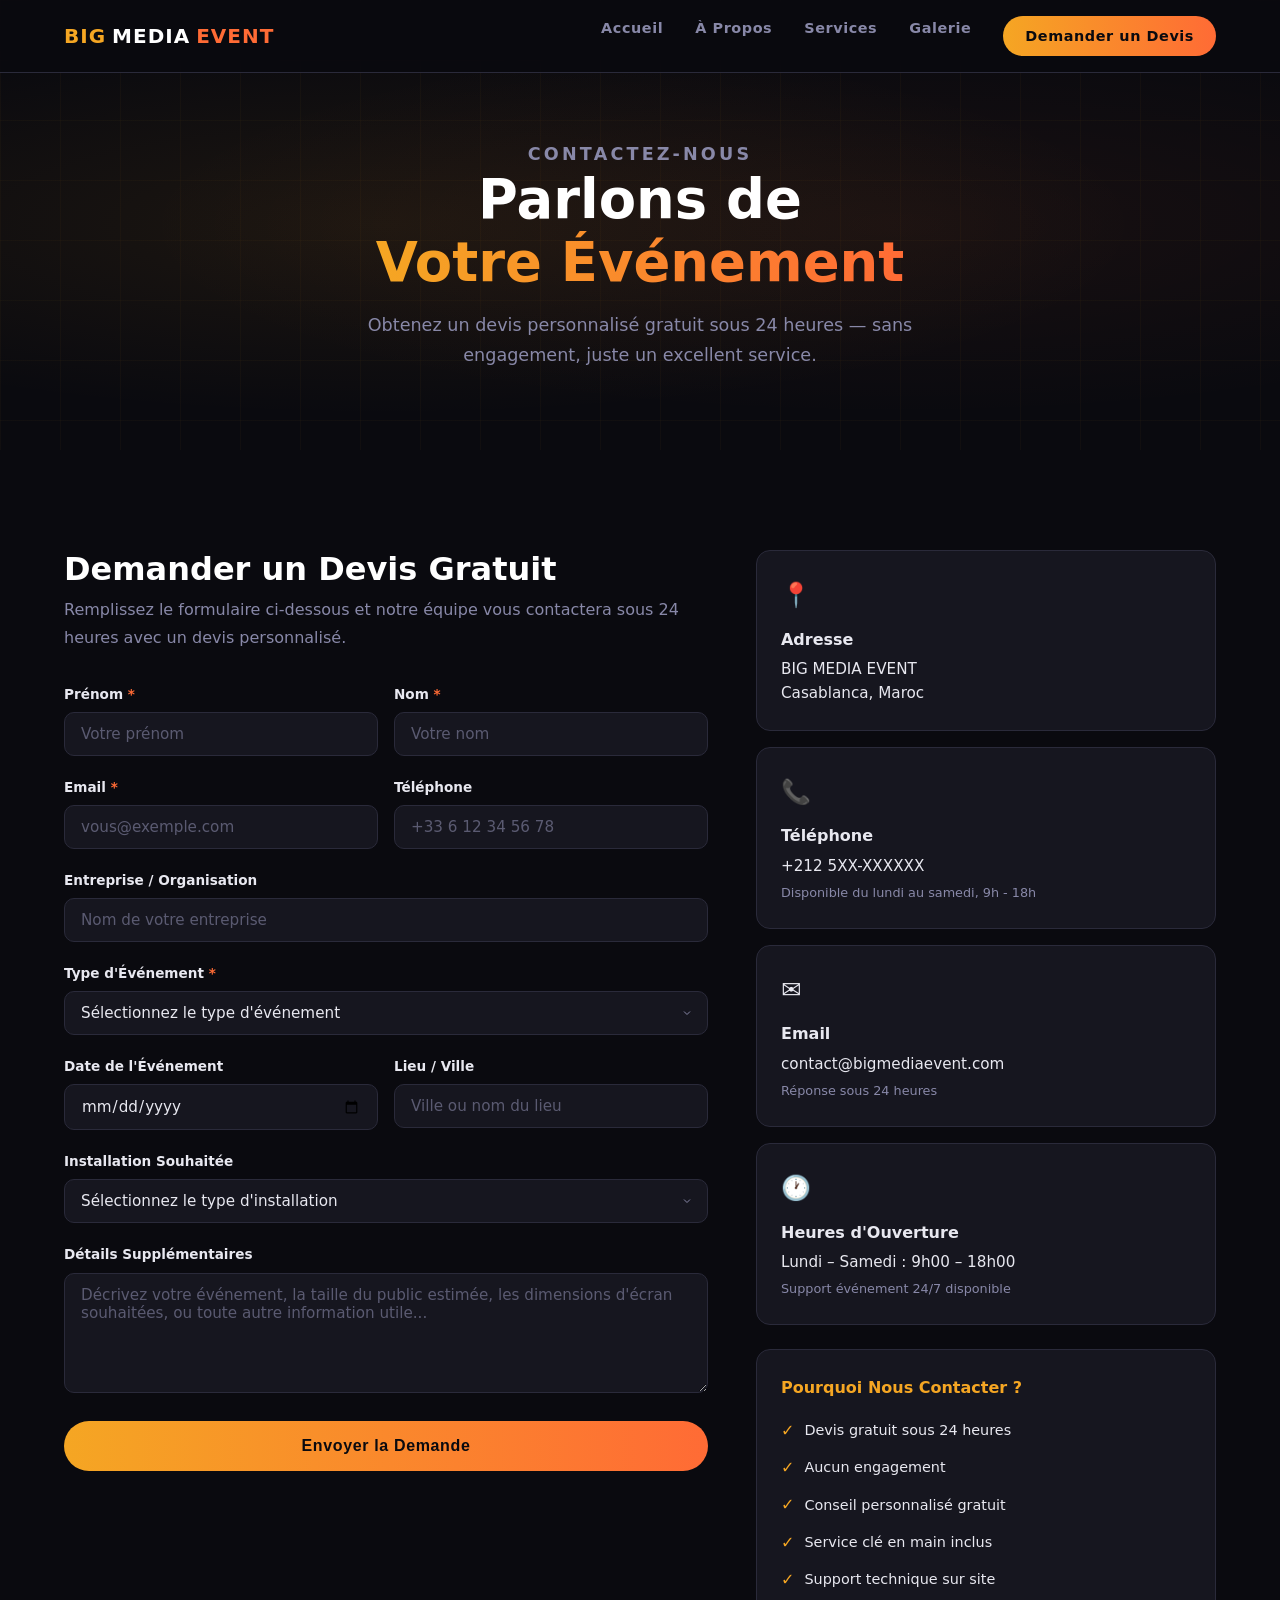
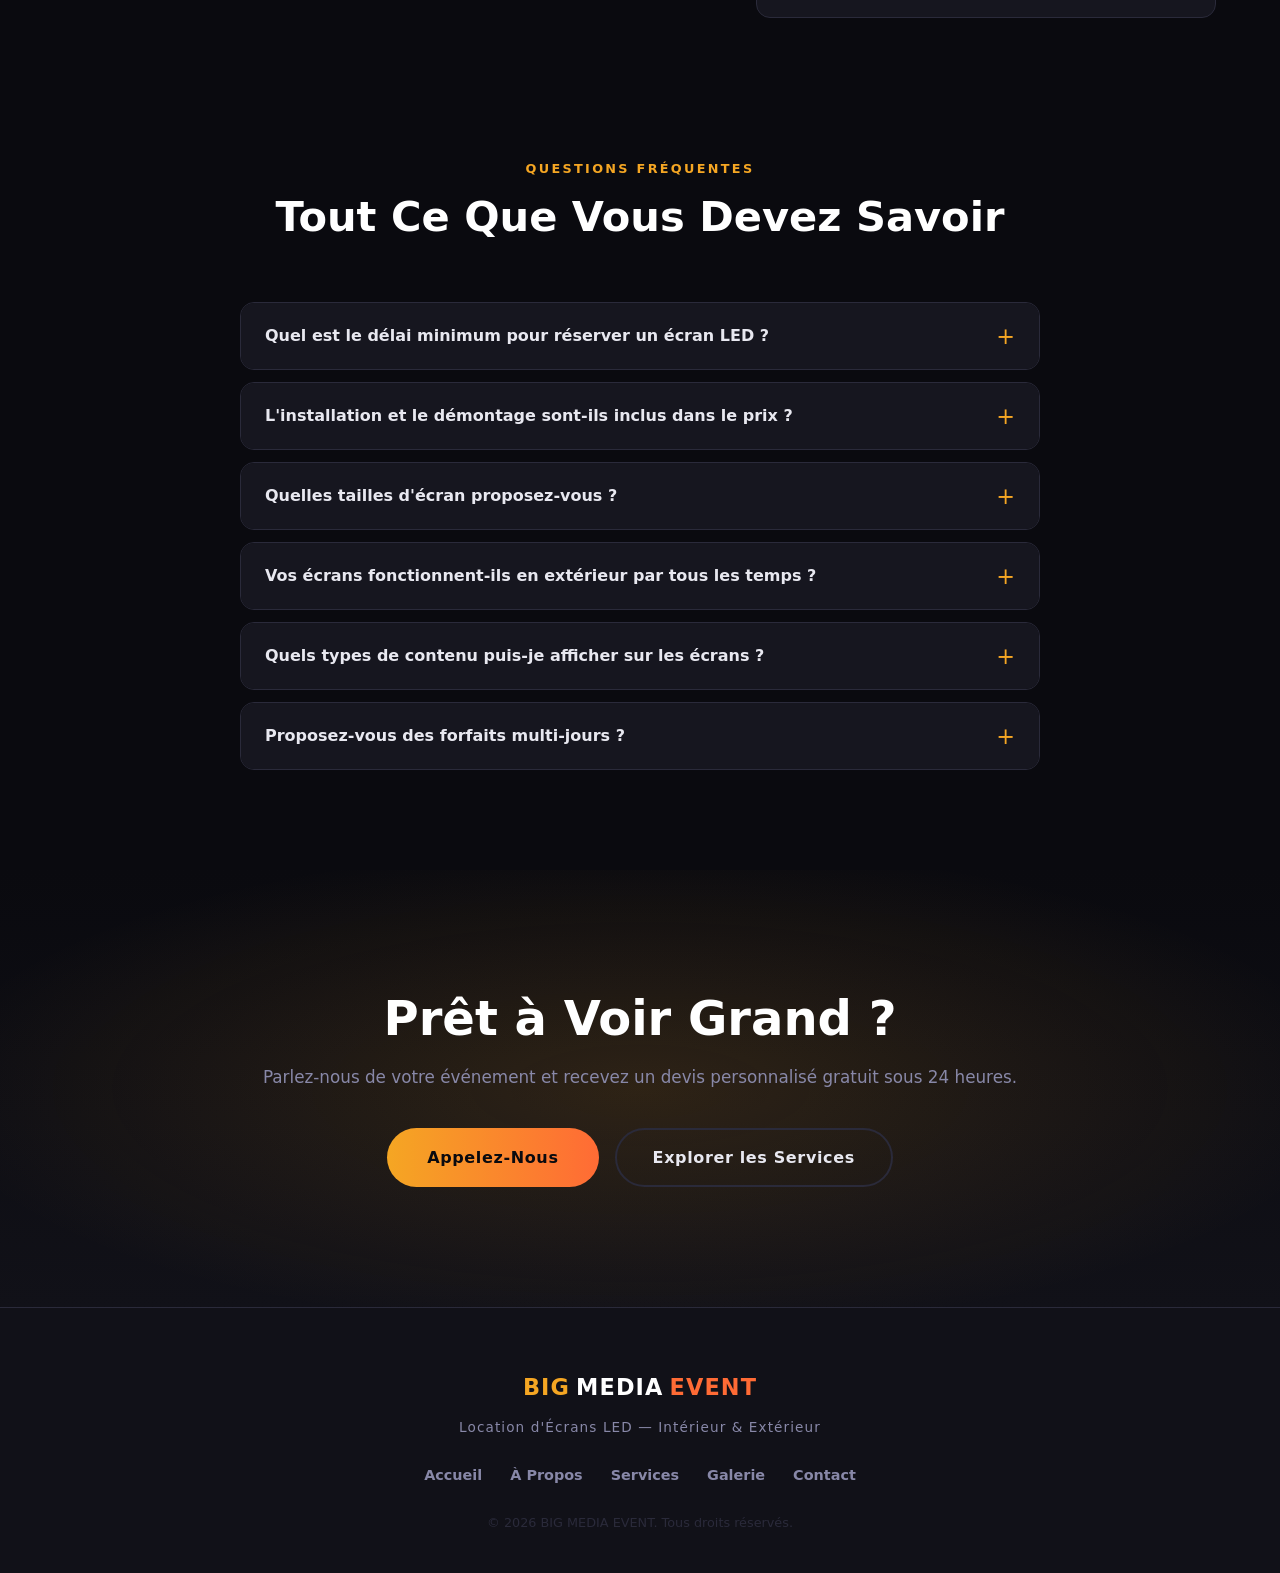
<file: contact.html>
<!DOCTYPE html>
<html lang="fr">
<head>
  <meta charset="UTF-8" />
  <meta name="viewport" content="width=device-width, initial-scale=1.0" />
  <title>Contact | BIG MEDIA EVENT — Demander un Devis</title>
  <link rel="stylesheet" href="style.css" />
  <link rel="stylesheet" href="contact.css" />
</head>
<body>

  <!-- NAV -->
  <header class="navbar">
    <div class="nav-container">
      <a href="index.html" class="logo">
        <span class="logo-big">BIG</span>
        <span class="logo-media">MEDIA</span>
        <span class="logo-event">EVENT</span>
      </a>
      <nav class="nav-links">
        <a href="index.html">Accueil</a>
        <a href="about.html">À Propos</a>
        <a href="services.html">Services</a>
        <a href="gallery.html">Galerie</a>
        <a href="contact.html" class="nav-cta active">Demander un Devis</a>
      </nav>
      <button class="hamburger" id="hamburger" aria-label="Ouvrir le menu">
        <span></span><span></span><span></span>
      </button>
    </div>
    <div class="mobile-menu" id="mobileMenu">
      <a href="index.html">Accueil</a>
      <a href="about.html">À Propos</a>
      <a href="services.html">Services</a>
      <a href="gallery.html">Galerie</a>
      <a href="contact.html" class="active">Demander un Devis</a>
    </div>
  </header>

  <!-- PAGE HERO -->
  <section class="page-hero">
    <div class="page-hero-bg"></div>
    <div class="container page-hero-content" data-animate>
      <p class="section-eyebrow">Contactez-Nous</p>
      <h1>Parlons de<br /><span>Votre Événement</span></h1>
      <p>Obtenez un devis personnalisé gratuit sous 24 heures — sans engagement, juste un excellent service.</p>
    </div>
  </section>

  <!-- CONTACT SECTION -->
  <section class="contact section">
    <div class="container">
      <div class="contact-grid">

        <!-- FORMULAIRE -->
        <div class="contact-form-wrap" data-animate>
          <h2>Demander un Devis Gratuit</h2>
          <p class="form-sub">Remplissez le formulaire ci-dessous et notre équipe vous contactera sous 24 heures avec un devis personnalisé.</p>

          <form class="contact-form" id="contactForm">
            <div class="form-row">
              <div class="form-group">
                <label for="firstName">Prénom <span class="req">*</span></label>
                <input type="text" id="firstName" name="firstName" placeholder="Votre prénom" required />
              </div>
              <div class="form-group">
                <label for="lastName">Nom <span class="req">*</span></label>
                <input type="text" id="lastName" name="lastName" placeholder="Votre nom" required />
              </div>
            </div>

            <div class="form-row">
              <div class="form-group">
                <label for="email">Email <span class="req">*</span></label>
                <input type="email" id="email" name="email" placeholder="vous@exemple.com" required />
              </div>
              <div class="form-group">
                <label for="phone">Téléphone</label>
                <input type="tel" id="phone" name="phone" placeholder="+33 6 12 34 56 78" />
              </div>
            </div>

            <div class="form-group">
              <label for="company">Entreprise / Organisation</label>
              <input type="text" id="company" name="company" placeholder="Nom de votre entreprise" />
            </div>

            <div class="form-group">
              <label for="eventType">Type d'Événement <span class="req">*</span></label>
              <select id="eventType" name="eventType" required>
                <option value="" disabled selected>Sélectionnez le type d'événement</option>
                <option value="event">Événement (Concert, Gala, Lancement)</option>
                <option value="meeting">Réunion (Conseil, AG, Formation)</option>
                <option value="sport">Sport (Tournoi, Match, Marathon)</option>
                <option value="conference">Conférence (Sommet, Séminaire, Forum)</option>
                <option value="exhibition">Exposition (Salon, Expo, Showroom)</option>
                <option value="other">Autre</option>
              </select>
            </div>

            <div class="form-row">
              <div class="form-group">
                <label for="eventDate">Date de l'Événement</label>
                <input type="date" id="eventDate" name="eventDate" />
              </div>
              <div class="form-group">
                <label for="location">Lieu / Ville</label>
                <input type="text" id="location" name="location" placeholder="Ville ou nom du lieu" />
              </div>
            </div>

            <div class="form-group">
              <label for="setup">Installation Souhaitée</label>
              <select id="setup" name="setup">
                <option value="" disabled selected>Sélectionnez le type d'installation</option>
                <option value="indoor">Intérieur</option>
                <option value="outdoor">Extérieur</option>
                <option value="both">Intérieur &amp; Extérieur</option>
                <option value="unsure">Je ne sais pas encore</option>
              </select>
            </div>

            <div class="form-group">
              <label for="message">Détails Supplémentaires</label>
              <textarea id="message" name="message" rows="5" placeholder="Décrivez votre événement, la taille du public estimée, les dimensions d'écran souhaitées, ou toute autre information utile..."></textarea>
            </div>

            <button type="submit" class="btn-primary btn-submit">
              <span class="btn-text">Envoyer la Demande</span>
              <span class="btn-loading" style="display:none">Envoi en cours...</span>
            </button>
          </form>

          <!-- Message de succès -->
          <div class="form-success" id="formSuccess" style="display:none">
            <div class="success-icon">✓</div>
            <h3>Demande Envoyée !</h3>
            <p>Merci pour votre demande. Notre équipe vous contactera sous 24 heures avec un devis personnalisé.</p>
          </div>
        </div>

        <!-- INFOS CONTACT -->
        <div class="contact-info" data-animate>

          <div class="info-card">
            <div class="info-icon">📍</div>
            <h4>Adresse</h4>
            <p>BIG MEDIA EVENT<br />Casablanca, Maroc</p>
          </div>

          <div class="info-card">
            <div class="info-icon">📞</div>
            <h4>Téléphone</h4>
            <p>+212 5XX-XXXXXX</p>
            <span class="info-note">Disponible du lundi au samedi, 9h - 18h</span>
          </div>

          <div class="info-card">
            <div class="info-icon">✉️</div>
            <h4>Email</h4>
            <p>contact@bigmediaevent.com</p>
            <span class="info-note">Réponse sous 24 heures</span>
          </div>

          <div class="info-card">
            <div class="info-icon">🕐</div>
            <h4>Heures d'Ouverture</h4>
            <p>Lundi – Samedi : 9h00 – 18h00</p>
            <span class="info-note">Support événement 24/7 disponible</span>
          </div>

          <!-- AVANTAGES -->
          <div class="info-highlights">
            <h4>Pourquoi Nous Contacter ?</h4>
            <ul>
              <li><span class="check">✓</span> Devis gratuit sous 24 heures</li>
              <li><span class="check">✓</span> Aucun engagement</li>
              <li><span class="check">✓</span> Conseil personnalisé gratuit</li>
              <li><span class="check">✓</span> Service clé en main inclus</li>
              <li><span class="check">✓</span> Support technique sur site</li>
            </ul>
          </div>

        </div>
      </div>
    </div>
  </section>

  <!-- FAQ -->
  <section class="faq section">
    <div class="container">
      <div class="section-header" data-animate>
        <p class="section-eyebrow">Questions Fréquentes</p>
        <h2>Tout Ce Que Vous Devez Savoir</h2>
      </div>
      <div class="faq-list">
        <div class="faq-item" data-animate>
          <button class="faq-question">
            <span>Quel est le délai minimum pour réserver un écran LED ?</span>
            <span class="faq-toggle">+</span>
          </button>
          <div class="faq-answer">
            <p>Nous recommandons de réserver au moins 2 semaines à l'avance pour garantir la disponibilité. Pour les événements urgents, contactez-nous — nous ferons notre maximum pour vous aider.</p>
          </div>
        </div>
        <div class="faq-item" data-animate>
          <button class="faq-question">
            <span>L'installation et le démontage sont-ils inclus dans le prix ?</span>
            <span class="faq-toggle">+</span>
          </button>
          <div class="faq-answer">
            <p>Oui, notre service est clé en main. La livraison, l'installation, le test, le support pendant l'événement et le démontage sont tous inclus dans nos forfaits.</p>
          </div>
        </div>
        <div class="faq-item" data-animate>
          <button class="faq-question">
            <span>Quelles tailles d'écran proposez-vous ?</span>
            <span class="faq-toggle">+</span>
          </button>
          <div class="faq-answer">
            <p>Nos écrans vont de 3 m² pour les petites salles de réunion à plus de 200 m² pour les grandes installations de stade. Nous pouvons créer des configurations sur mesure selon vos besoins.</p>
          </div>
        </div>
        <div class="faq-item" data-animate>
          <button class="faq-question">
            <span>Vos écrans fonctionnent-ils en extérieur par tous les temps ?</span>
            <span class="faq-toggle">+</span>
          </button>
          <div class="faq-answer">
            <p>Oui, nos écrans extérieurs sont certifiés IP65, entièrement étanches et ultra-lumineux (jusqu'à 5 000 nits). Ils fonctionnent parfaitement sous la pluie et en plein soleil.</p>
          </div>
        </div>
        <div class="faq-item" data-animate>
          <button class="faq-question">
            <span>Quels types de contenu puis-je afficher sur les écrans ?</span>
            <span class="faq-toggle">+</span>
          </button>
          <div class="faq-answer">
            <p>Vous pouvez afficher des vidéos, des présentations, des flux en direct, des tableaux de score, des animations, de la signalétique et tout contenu numérique. Nous vous accompagnons aussi sur les formats et résolutions.</p>
          </div>
        </div>
        <div class="faq-item" data-animate>
          <button class="faq-question">
            <span>Proposez-vous des forfaits multi-jours ?</span>
            <span class="faq-toggle">+</span>
          </button>
          <div class="faq-answer">
            <p>Absolument ! Nous proposons des forfaits à l'heure, à la journée et sur plusieurs jours. Plus la durée de location est longue, plus les tarifs sont avantageux. Contactez-nous pour un devis personnalisé.</p>
          </div>
        </div>
      </div>
    </div>
  </section>

  <!-- CTA -->
  <section class="cta section">
    <div class="cta-bg"></div>
    <div class="container cta-inner" data-animate>
      <h2>Prêt à Voir Grand ?</h2>
      <p>Parlez-nous de votre événement et recevez un devis personnalisé gratuit sous 24 heures.</p>
      <div class="cta-buttons">
        <a href="tel:+212500000000" class="btn-primary">Appelez-Nous</a>
        <a href="services.html" class="btn-outline">Explorer les Services</a>
      </div>
    </div>
  </section>

  <!-- FOOTER -->
  <footer class="footer">
    <div class="container footer-inner">
      <a href="index.html" class="logo" style="justify-content:center;margin-bottom:10px">
        <span class="logo-big">BIG</span>
        <span class="logo-media">MEDIA</span>
        <span class="logo-event">EVENT</span>
      </a>
      <p class="footer-tagline">Location d'Écrans LED — Intérieur & Extérieur</p>
      <div class="footer-links">
        <a href="index.html">Accueil</a>
        <a href="about.html">À Propos</a>
        <a href="services.html">Services</a>
        <a href="gallery.html">Galerie</a>
        <a href="contact.html">Contact</a>
      </div>
      <p class="footer-copy">&copy; 2026 BIG MEDIA EVENT. Tous droits réservés.</p>
    </div>
  </footer>

  <script src="main.js"></script>
  <script src="contact.js"></script>
</body>
</html>
</file>
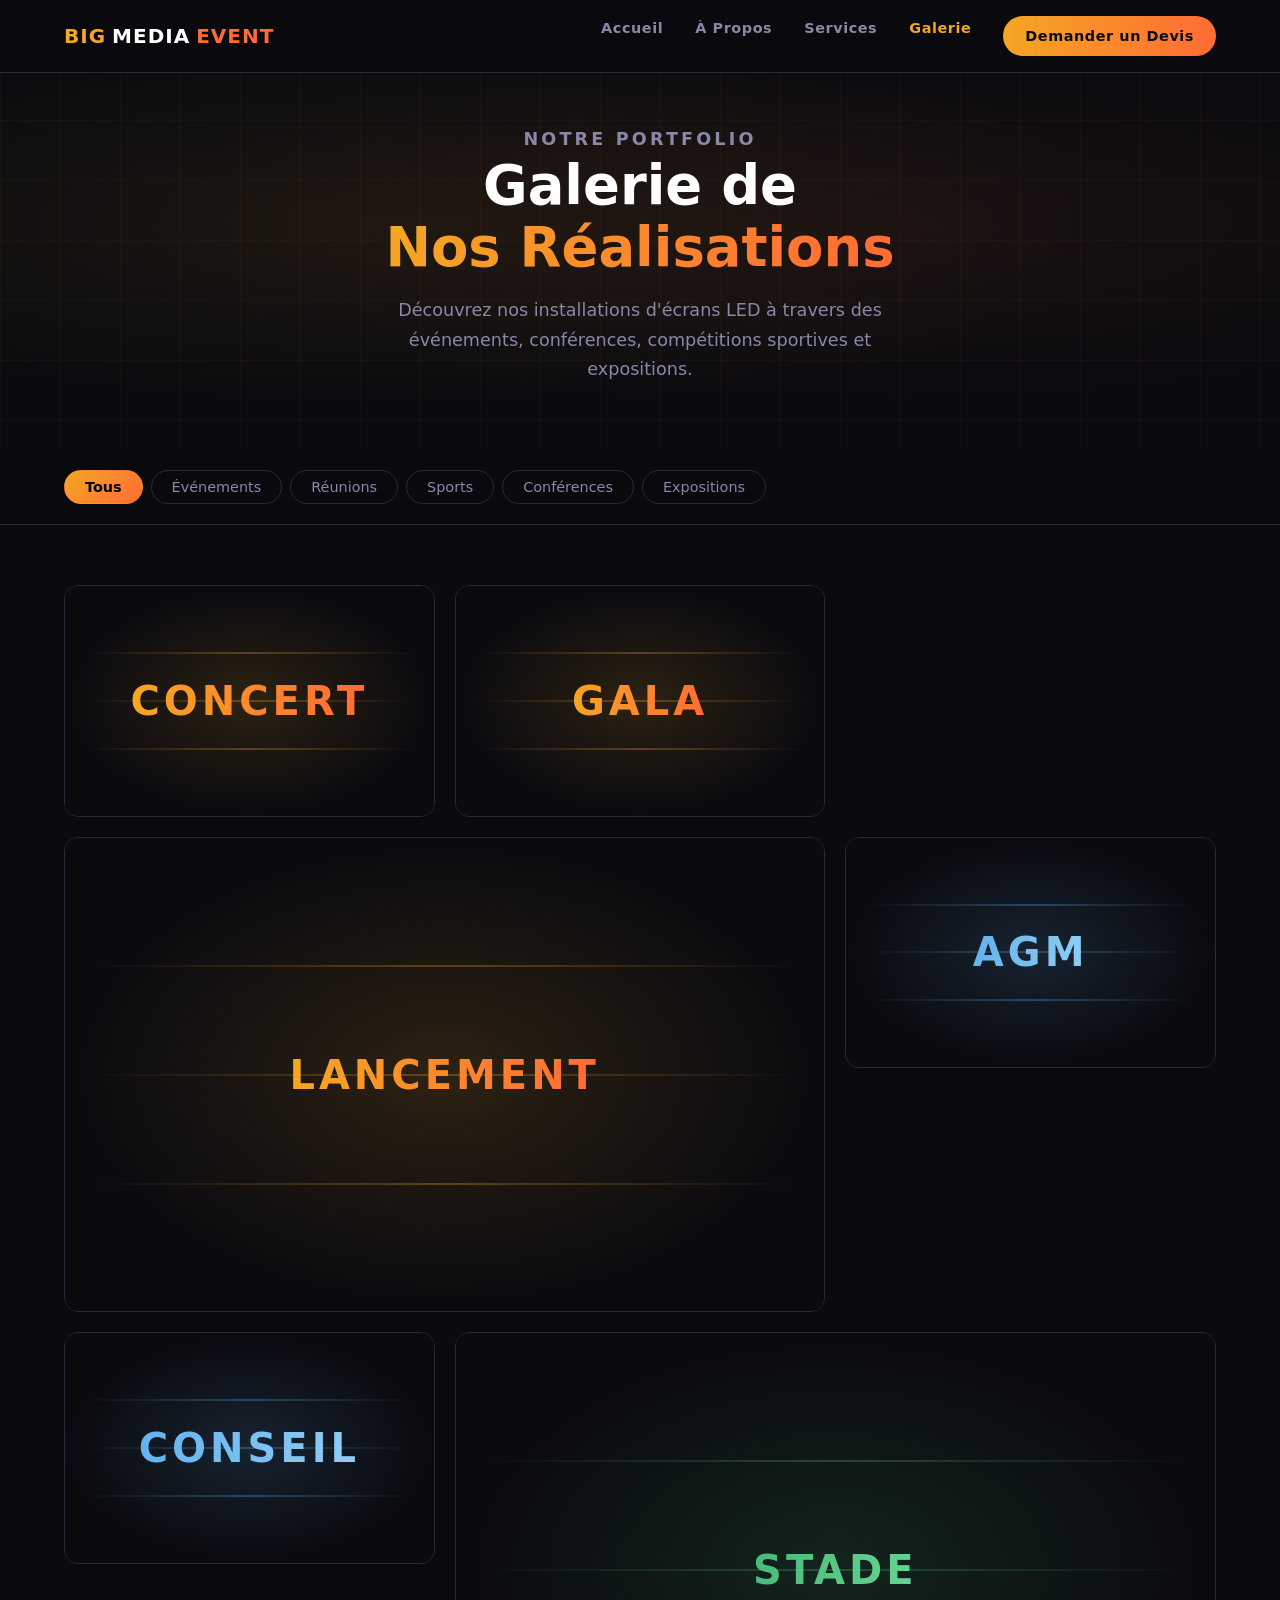
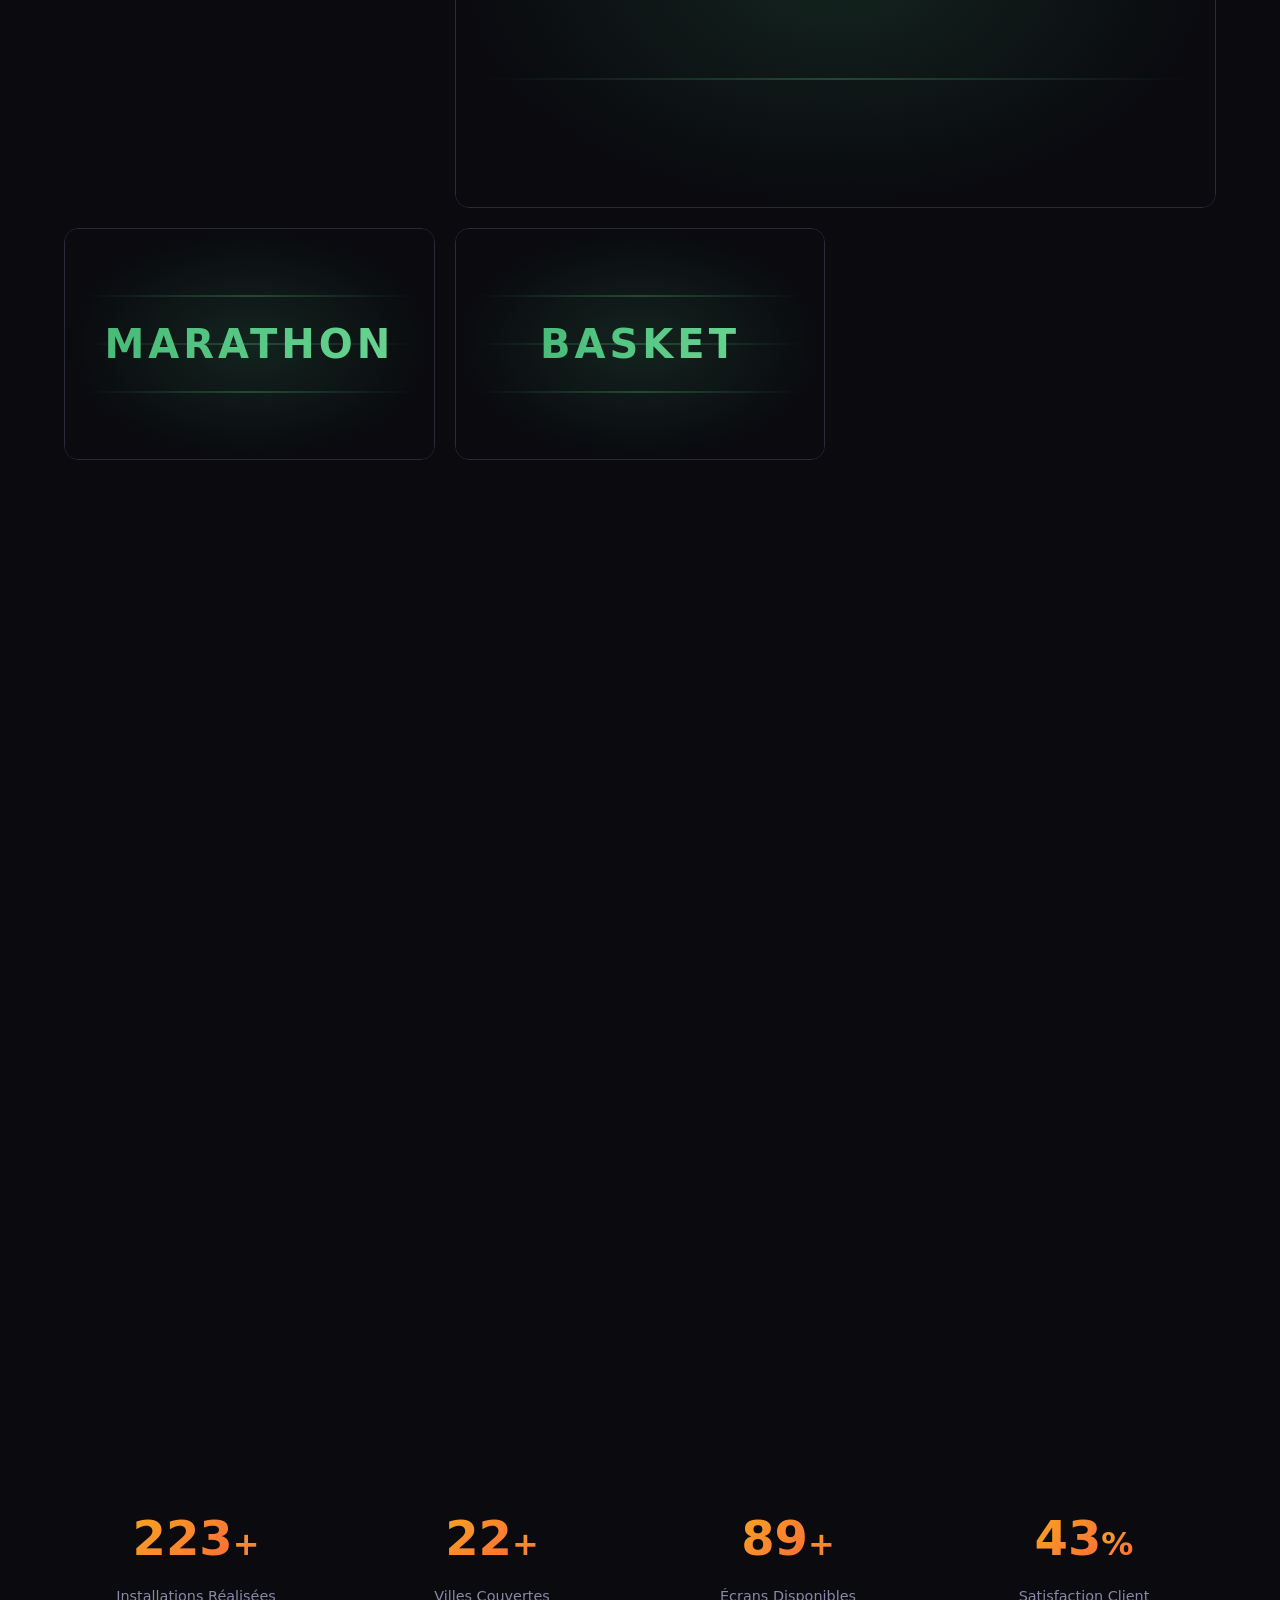
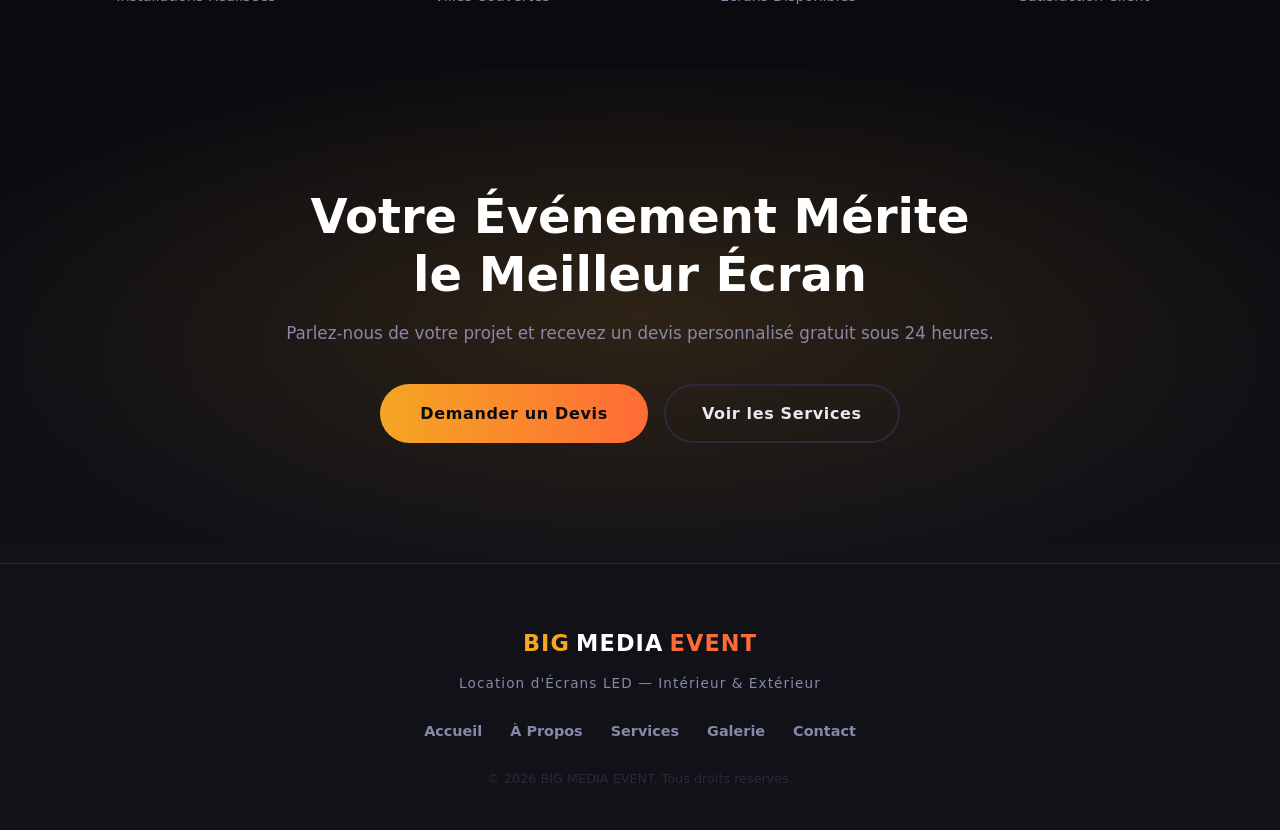
<file: gallery.html>
<!DOCTYPE html>
<html lang="fr">
<head>
  <meta charset="UTF-8" />
  <meta name="viewport" content="width=device-width, initial-scale=1.0" />
  <title>Galerie | BIG MEDIA EVENT — Location d'Écrans LED</title>
  <link rel="stylesheet" href="style.css" />
  <link rel="stylesheet" href="gallery.css" />
</head>
<body>

  <!-- NAV -->
  <header class="navbar">
    <div class="nav-container">
      <a href="index.html" class="logo">
        <span class="logo-big">BIG</span>
        <span class="logo-media">MEDIA</span>
        <span class="logo-event">EVENT</span>
      </a>
      <nav class="nav-links">
        <a href="index.html">Accueil</a>
        <a href="about.html">À Propos</a>
        <a href="services.html">Services</a>
        <a href="gallery.html" class="active">Galerie</a>
        <a href="contact.html" class="nav-cta">Demander un Devis</a>
      </nav>
      <button class="hamburger" id="hamburger" aria-label="Ouvrir le menu">
        <span></span><span></span><span></span>
      </button>
    </div>
    <div class="mobile-menu" id="mobileMenu">
      <a href="index.html">Accueil</a>
      <a href="about.html">À Propos</a>
      <a href="services.html">Services</a>
      <a href="gallery.html" class="active">Galerie</a>
      <a href="contact.html">Demander un Devis</a>
    </div>
  </header>

  <!-- PAGE HERO -->
  <section class="page-hero">
    <div class="page-hero-bg"></div>
    <div class="container page-hero-content" data-animate>
      <p class="section-eyebrow">Notre Portfolio</p>
      <h1>Galerie de<br /><span>Nos Réalisations</span></h1>
      <p>Découvrez nos installations d'écrans LED à travers des événements, conférences, compétitions sportives et expositions.</p>
    </div>
  </section>

  <!-- FILTRES -->
  <section class="gallery-nav">
    <div class="container">
      <div class="filter-tabs">
        <button class="filter-tab active" data-filter="all">Tous</button>
        <button class="filter-tab" data-filter="events">Événements</button>
        <button class="filter-tab" data-filter="meetings">Réunions</button>
        <button class="filter-tab" data-filter="sports">Sports</button>
        <button class="filter-tab" data-filter="conferences">Conférences</button>
        <button class="filter-tab" data-filter="exhibitions">Expositions</button>
      </div>
    </div>
  </section>

  <!-- GALERIE -->
  <section class="gallery section">
    <div class="container">
      <div class="gallery-grid">

        <!-- Événements -->
        <div class="gallery-item" data-category="events" data-animate>
          <div class="gallery-thumb">
            <div class="gallery-placeholder">
              <div class="screen-mockup" style="width:100%;height:100%">
                <div class="screen-inner">
                  <div class="screen-glow"></div>
                  <div class="screen-lines"><div class="line l1"></div><div class="line l2"></div><div class="line l3"></div></div>
                  <span class="screen-label">CONCERT</span>
                </div>
              </div>
            </div>
            <div class="gallery-overlay">
              <span class="gallery-cat">Événements</span>
              <h4>Festival de Musique en Plein Air</h4>
              <p>Mur LED 12m × 5m — Retransmission en direct</p>
            </div>
          </div>
        </div>

        <div class="gallery-item" data-category="events" data-animate>
          <div class="gallery-thumb">
            <div class="gallery-placeholder">
              <div class="screen-mockup" style="width:100%;height:100%">
                <div class="screen-inner">
                  <div class="screen-glow"></div>
                  <div class="screen-lines"><div class="line l1"></div><div class="line l2"></div><div class="line l3"></div></div>
                  <span class="screen-label">GALA</span>
                </div>
              </div>
            </div>
            <div class="gallery-overlay">
              <span class="gallery-cat">Événements</span>
              <h4>Soirée de Gala d'Entreprise</h4>
              <p>Mur LED courbe 8m — Contenu animé personnalisé</p>
            </div>
          </div>
        </div>

        <div class="gallery-item gallery-item--wide" data-category="events" data-animate>
          <div class="gallery-thumb">
            <div class="gallery-placeholder">
              <div class="screen-mockup" style="width:100%;height:100%">
                <div class="screen-inner">
                  <div class="screen-glow"></div>
                  <div class="screen-lines"><div class="line l1"></div><div class="line l2"></div><div class="line l3"></div></div>
                  <span class="screen-label">LANCEMENT</span>
                </div>
              </div>
            </div>
            <div class="gallery-overlay">
              <span class="gallery-cat">Événements</span>
              <h4>Lancement de Produit International</h4>
              <p>Triple écran LED 4K — Diffusion multi-caméra en direct</p>
            </div>
          </div>
        </div>

        <!-- Réunions -->
        <div class="gallery-item" data-category="meetings" data-animate>
          <div class="gallery-thumb">
            <div class="gallery-placeholder">
              <div class="screen-mockup" style="width:100%;height:100%">
                <div class="screen-inner">
                  <div class="screen-glow" style="background:radial-gradient(ellipse at center, rgba(99,179,237,0.15) 0%, transparent 70%)"></div>
                  <div class="screen-lines"><div class="line l1" style="background:linear-gradient(90deg,transparent,#63b3ed,transparent)"></div><div class="line l2" style="background:linear-gradient(90deg,transparent,#63b3ed,transparent)"></div><div class="line l3" style="background:linear-gradient(90deg,transparent,#63b3ed,transparent)"></div></div>
                  <span class="screen-label" style="background:linear-gradient(90deg,#63b3ed,#90cdf4);-webkit-background-clip:text;-webkit-text-fill-color:transparent;background-clip:text">AGM</span>
                </div>
              </div>
            </div>
            <div class="gallery-overlay">
              <span class="gallery-cat meetings-cat">Réunions</span>
              <h4>Assemblée Générale Annuelle</h4>
              <p>Écran LED P2.5 — Affichage haute résolution</p>
            </div>
          </div>
        </div>

        <div class="gallery-item" data-category="meetings" data-animate>
          <div class="gallery-thumb">
            <div class="gallery-placeholder">
              <div class="screen-mockup" style="width:100%;height:100%">
                <div class="screen-inner">
                  <div class="screen-glow" style="background:radial-gradient(ellipse at center, rgba(99,179,237,0.15) 0%, transparent 70%)"></div>
                  <div class="screen-lines"><div class="line l1" style="background:linear-gradient(90deg,transparent,#63b3ed,transparent)"></div><div class="line l2" style="background:linear-gradient(90deg,transparent,#63b3ed,transparent)"></div><div class="line l3" style="background:linear-gradient(90deg,transparent,#63b3ed,transparent)"></div></div>
                  <span class="screen-label" style="background:linear-gradient(90deg,#63b3ed,#90cdf4);-webkit-background-clip:text;-webkit-text-fill-color:transparent;background-clip:text">CONSEIL</span>
                </div>
              </div>
            </div>
            <div class="gallery-overlay">
              <span class="gallery-cat meetings-cat">Réunions</span>
              <h4>Salle de Conseil Exécutif</h4>
              <p>Écran LED ultra-fin — Fonctionnement silencieux</p>
            </div>
          </div>
        </div>

        <!-- Sports -->
        <div class="gallery-item gallery-item--wide" data-category="sports" data-animate>
          <div class="gallery-thumb">
            <div class="gallery-placeholder">
              <div class="screen-mockup" style="width:100%;height:100%">
                <div class="screen-inner">
                  <div class="screen-glow" style="background:radial-gradient(ellipse at center, rgba(72,187,120,0.15) 0%, transparent 70%)"></div>
                  <div class="screen-lines"><div class="line l1" style="background:linear-gradient(90deg,transparent,#48bb78,transparent)"></div><div class="line l2" style="background:linear-gradient(90deg,transparent,#48bb78,transparent)"></div><div class="line l3" style="background:linear-gradient(90deg,transparent,#48bb78,transparent)"></div></div>
                  <span class="screen-label" style="background:linear-gradient(90deg,#48bb78,#68d391);-webkit-background-clip:text;-webkit-text-fill-color:transparent;background-clip:text">STADE</span>
                </div>
              </div>
            </div>
            <div class="gallery-overlay">
              <span class="gallery-cat sports-cat">Sports</span>
              <h4>Championnat National de Football</h4>
              <p>Écran géant 20m × 8m — Tableau de score en direct &amp; retransmission</p>
            </div>
          </div>
        </div>

        <div class="gallery-item" data-category="sports" data-animate>
          <div class="gallery-thumb">
            <div class="gallery-placeholder">
              <div class="screen-mockup" style="width:100%;height:100%">
                <div class="screen-inner">
                  <div class="screen-glow" style="background:radial-gradient(ellipse at center, rgba(72,187,120,0.15) 0%, transparent 70%)"></div>
                  <div class="screen-lines"><div class="line l1" style="background:linear-gradient(90deg,transparent,#48bb78,transparent)"></div><div class="line l2" style="background:linear-gradient(90deg,transparent,#48bb78,transparent)"></div><div class="line l3" style="background:linear-gradient(90deg,transparent,#48bb78,transparent)"></div></div>
                  <span class="screen-label" style="background:linear-gradient(90deg,#48bb78,#68d391);-webkit-background-clip:text;-webkit-text-fill-color:transparent;background-clip:text">MARATHON</span>
                </div>
              </div>
            </div>
            <div class="gallery-overlay">
              <span class="gallery-cat sports-cat">Sports</span>
              <h4>Marathon International</h4>
              <p>Écrans LED mobiles — Suivi en temps réel</p>
            </div>
          </div>
        </div>

        <div class="gallery-item" data-category="sports" data-animate>
          <div class="gallery-thumb">
            <div class="gallery-placeholder">
              <div class="screen-mockup" style="width:100%;height:100%">
                <div class="screen-inner">
                  <div class="screen-glow" style="background:radial-gradient(ellipse at center, rgba(72,187,120,0.15) 0%, transparent 70%)"></div>
                  <div class="screen-lines"><div class="line l1" style="background:linear-gradient(90deg,transparent,#48bb78,transparent)"></div><div class="line l2" style="background:linear-gradient(90deg,transparent,#48bb78,transparent)"></div><div class="line l3" style="background:linear-gradient(90deg,transparent,#48bb78,transparent)"></div></div>
                  <span class="screen-label" style="background:linear-gradient(90deg,#48bb78,#68d391);-webkit-background-clip:text;-webkit-text-fill-color:transparent;background-clip:text">BASKET</span>
                </div>
              </div>
            </div>
            <div class="gallery-overlay">
              <span class="gallery-cat sports-cat">Sports</span>
              <h4>Tournoi de Basketball</h4>
              <p>Panneaux LED périmètre — Publicité dynamique</p>
            </div>
          </div>
        </div>

        <!-- Conférences -->
        <div class="gallery-item" data-category="conferences" data-animate>
          <div class="gallery-thumb">
            <div class="gallery-placeholder">
              <div class="screen-mockup" style="width:100%;height:100%">
                <div class="screen-inner">
                  <div class="screen-glow" style="background:radial-gradient(ellipse at center, rgba(159,122,234,0.15) 0%, transparent 70%)"></div>
                  <div class="screen-lines"><div class="line l1" style="background:linear-gradient(90deg,transparent,#9f7aea,transparent)"></div><div class="line l2" style="background:linear-gradient(90deg,transparent,#9f7aea,transparent)"></div><div class="line l3" style="background:linear-gradient(90deg,transparent,#9f7aea,transparent)"></div></div>
                  <span class="screen-label" style="background:linear-gradient(90deg,#9f7aea,#b794f4);-webkit-background-clip:text;-webkit-text-fill-color:transparent;background-clip:text">SOMMET</span>
                </div>
              </div>
            </div>
            <div class="gallery-overlay">
              <span class="gallery-cat conferences-cat">Conférences</span>
              <h4>Sommet Tech International</h4>
              <p>Triple écran de scène — Moniteurs de confiance</p>
            </div>
          </div>
        </div>

        <div class="gallery-item gallery-item--wide" data-category="conferences" data-animate>
          <div class="gallery-thumb">
            <div class="gallery-placeholder">
              <div class="screen-mockup" style="width:100%;height:100%">
                <div class="screen-inner">
                  <div class="screen-glow" style="background:radial-gradient(ellipse at center, rgba(159,122,234,0.15) 0%, transparent 70%)"></div>
                  <div class="screen-lines"><div class="line l1" style="background:linear-gradient(90deg,transparent,#9f7aea,transparent)"></div><div class="line l2" style="background:linear-gradient(90deg,transparent,#9f7aea,transparent)"></div><div class="line l3" style="background:linear-gradient(90deg,transparent,#9f7aea,transparent)"></div></div>
                  <span class="screen-label" style="background:linear-gradient(90deg,#9f7aea,#b794f4);-webkit-background-clip:text;-webkit-text-fill-color:transparent;background-clip:text">FORUM</span>
                </div>
              </div>
            </div>
            <div class="gallery-overlay">
              <span class="gallery-cat conferences-cat">Conférences</span>
              <h4>Forum Économique Régional</h4>
              <p>Installation multi-écrans — Traduction simultanée affichée</p>
            </div>
          </div>
        </div>

        <!-- Expositions -->
        <div class="gallery-item" data-category="exhibitions" data-animate>
          <div class="gallery-thumb">
            <div class="gallery-placeholder">
              <div class="screen-mockup" style="width:100%;height:100%">
                <div class="screen-inner">
                  <div class="screen-glow" style="background:radial-gradient(ellipse at center, rgba(246,173,85,0.18) 0%, transparent 70%)"></div>
                  <div class="screen-lines"><div class="line l1"></div><div class="line l2"></div><div class="line l3"></div></div>
                  <span class="screen-label">STAND</span>
                </div>
              </div>
            </div>
            <div class="gallery-overlay">
              <span class="gallery-cat">Expositions</span>
              <h4>Salon Professionnel International</h4>
              <p>Mur LED courbe 360° — Stand immersif</p>
            </div>
          </div>
        </div>

        <div class="gallery-item" data-category="exhibitions" data-animate>
          <div class="gallery-thumb">
            <div class="gallery-placeholder">
              <div class="screen-mockup" style="width:100%;height:100%">
                <div class="screen-inner">
                  <div class="screen-glow" style="background:radial-gradient(ellipse at center, rgba(246,173,85,0.18) 0%, transparent 70%)"></div>
                  <div class="screen-lines"><div class="line l1"></div><div class="line l2"></div><div class="line l3"></div></div>
                  <span class="screen-label">EXPO</span>
                </div>
              </div>
            </div>
            <div class="gallery-overlay">
              <span class="gallery-cat">Expositions</span>
              <h4>Exposition Automobile</h4>
              <p>Écrans LED haute résolution — Présentation produit</p>
            </div>
          </div>
        </div>

      </div>

      <!-- COMPTEUR -->
      <div class="gallery-count" data-animate>
        <p><span class="count-num">12</span> projets affichés — <a href="contact.html">Contactez-nous</a> pour voir plus d'exemples de notre travail.</p>
      </div>
    </div>
  </section>

  <!-- STATISTIQUES -->
  <section class="gallery-stats section">
    <div class="container">
      <div class="stats-row">
        <div class="stat-item" data-animate>
          <span class="stat-num" data-count="500">0</span><span class="stat-suf">+</span>
          <p>Installations Réalisées</p>
        </div>
        <div class="stat-item" data-animate>
          <span class="stat-num" data-count="50">0</span><span class="stat-suf">+</span>
          <p>Villes Couvertes</p>
        </div>
        <div class="stat-item" data-animate>
          <span class="stat-num" data-count="200">0</span><span class="stat-suf">+</span>
          <p>Écrans Disponibles</p>
        </div>
        <div class="stat-item" data-animate>
          <span class="stat-num" data-count="98">0</span><span class="stat-suf">%</span>
          <p>Satisfaction Client</p>
        </div>
      </div>
    </div>
  </section>

  <!-- CTA -->
  <section class="cta section">
    <div class="cta-bg"></div>
    <div class="container cta-inner" data-animate>
      <h2>Votre Événement Mérite<br />le Meilleur Écran</h2>
      <p>Parlez-nous de votre projet et recevez un devis personnalisé gratuit sous 24 heures.</p>
      <div class="cta-buttons">
        <a href="contact.html" class="btn-primary">Demander un Devis</a>
        <a href="services.html" class="btn-outline">Voir les Services</a>
      </div>
    </div>
  </section>

  <!-- FOOTER -->
  <footer class="footer">
    <div class="container footer-inner">
      <a href="index.html" class="logo" style="justify-content:center;margin-bottom:10px">
        <span class="logo-big">BIG</span>
        <span class="logo-media">MEDIA</span>
        <span class="logo-event">EVENT</span>
      </a>
      <p class="footer-tagline">Location d'Écrans LED — Intérieur & Extérieur</p>
      <div class="footer-links">
        <a href="index.html">Accueil</a>
        <a href="about.html">À Propos</a>
        <a href="services.html">Services</a>
        <a href="gallery.html">Galerie</a>
        <a href="contact.html">Contact</a>
      </div>
      <p class="footer-copy">&copy; 2026 BIG MEDIA EVENT. Tous droits réservés.</p>
    </div>
  </footer>

  <script src="main.js"></script>
  <script src="gallery.js"></script>
</body>
</html>
</file>
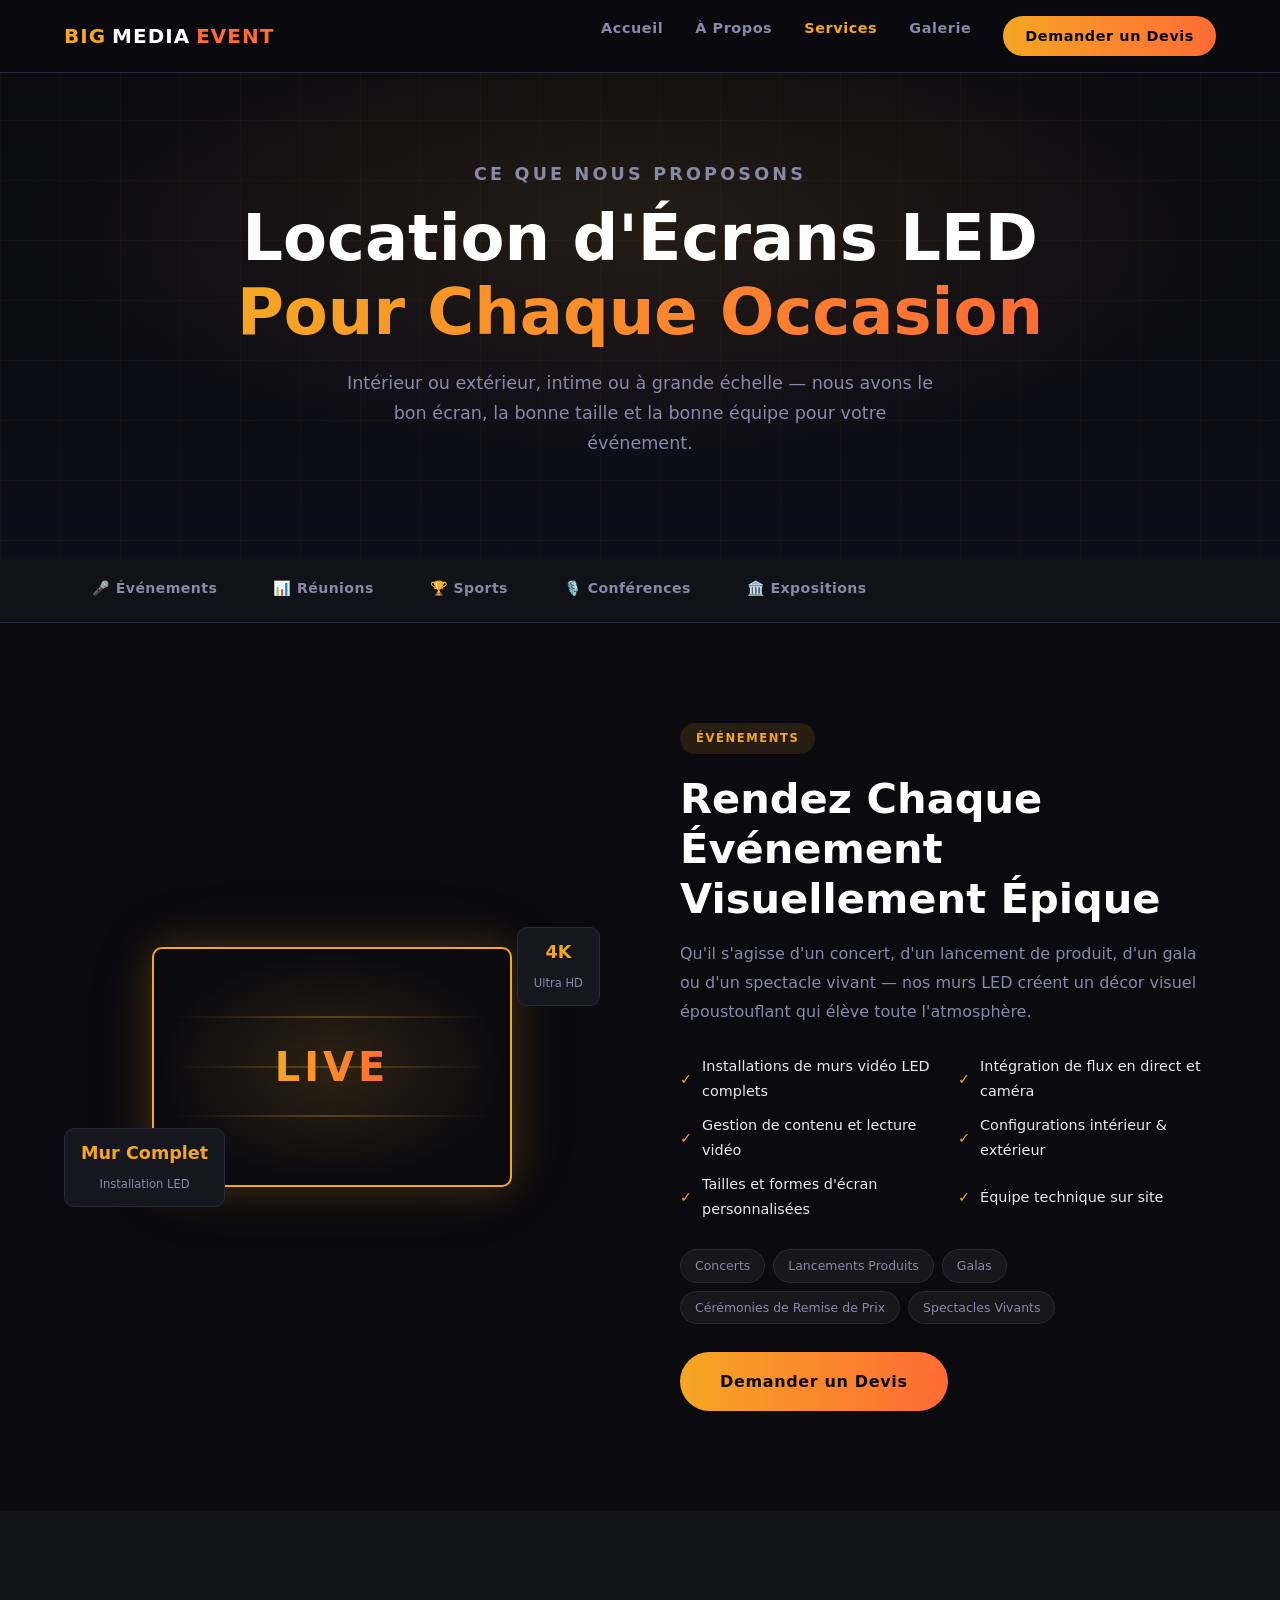
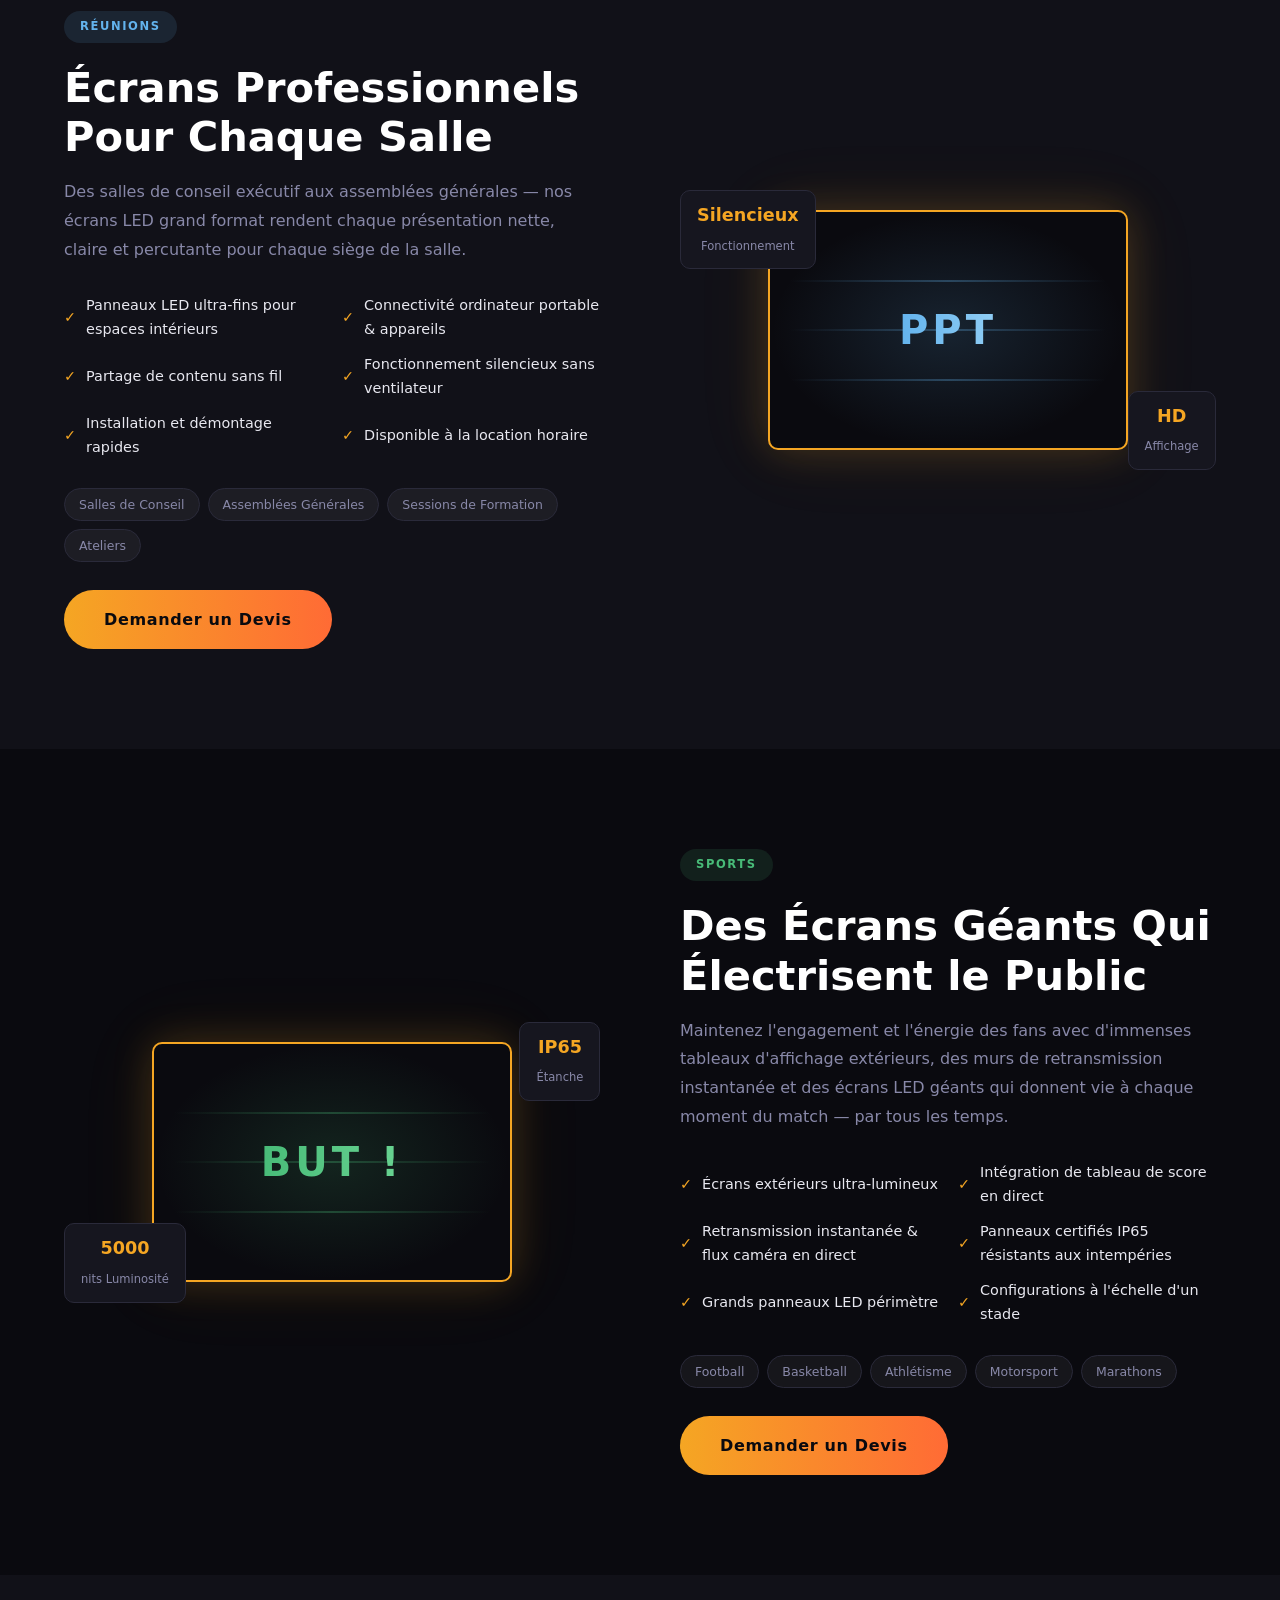
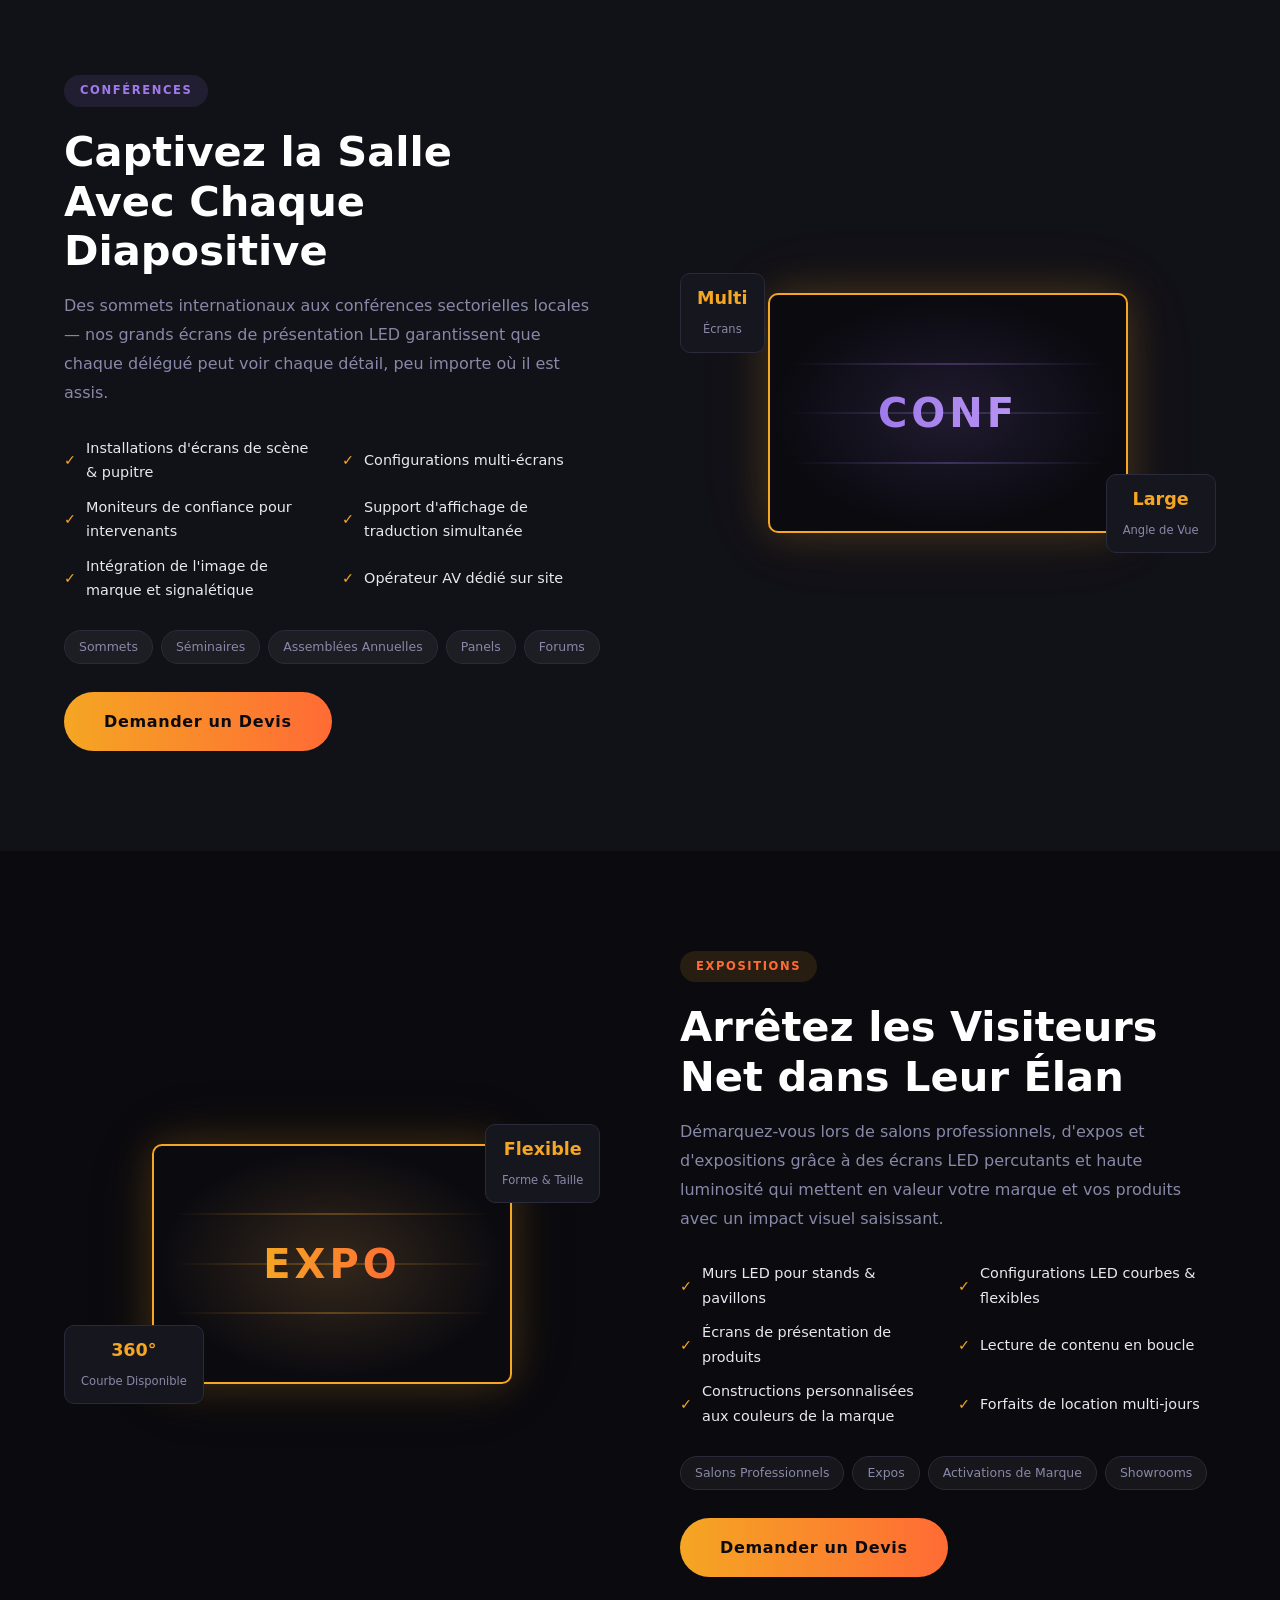
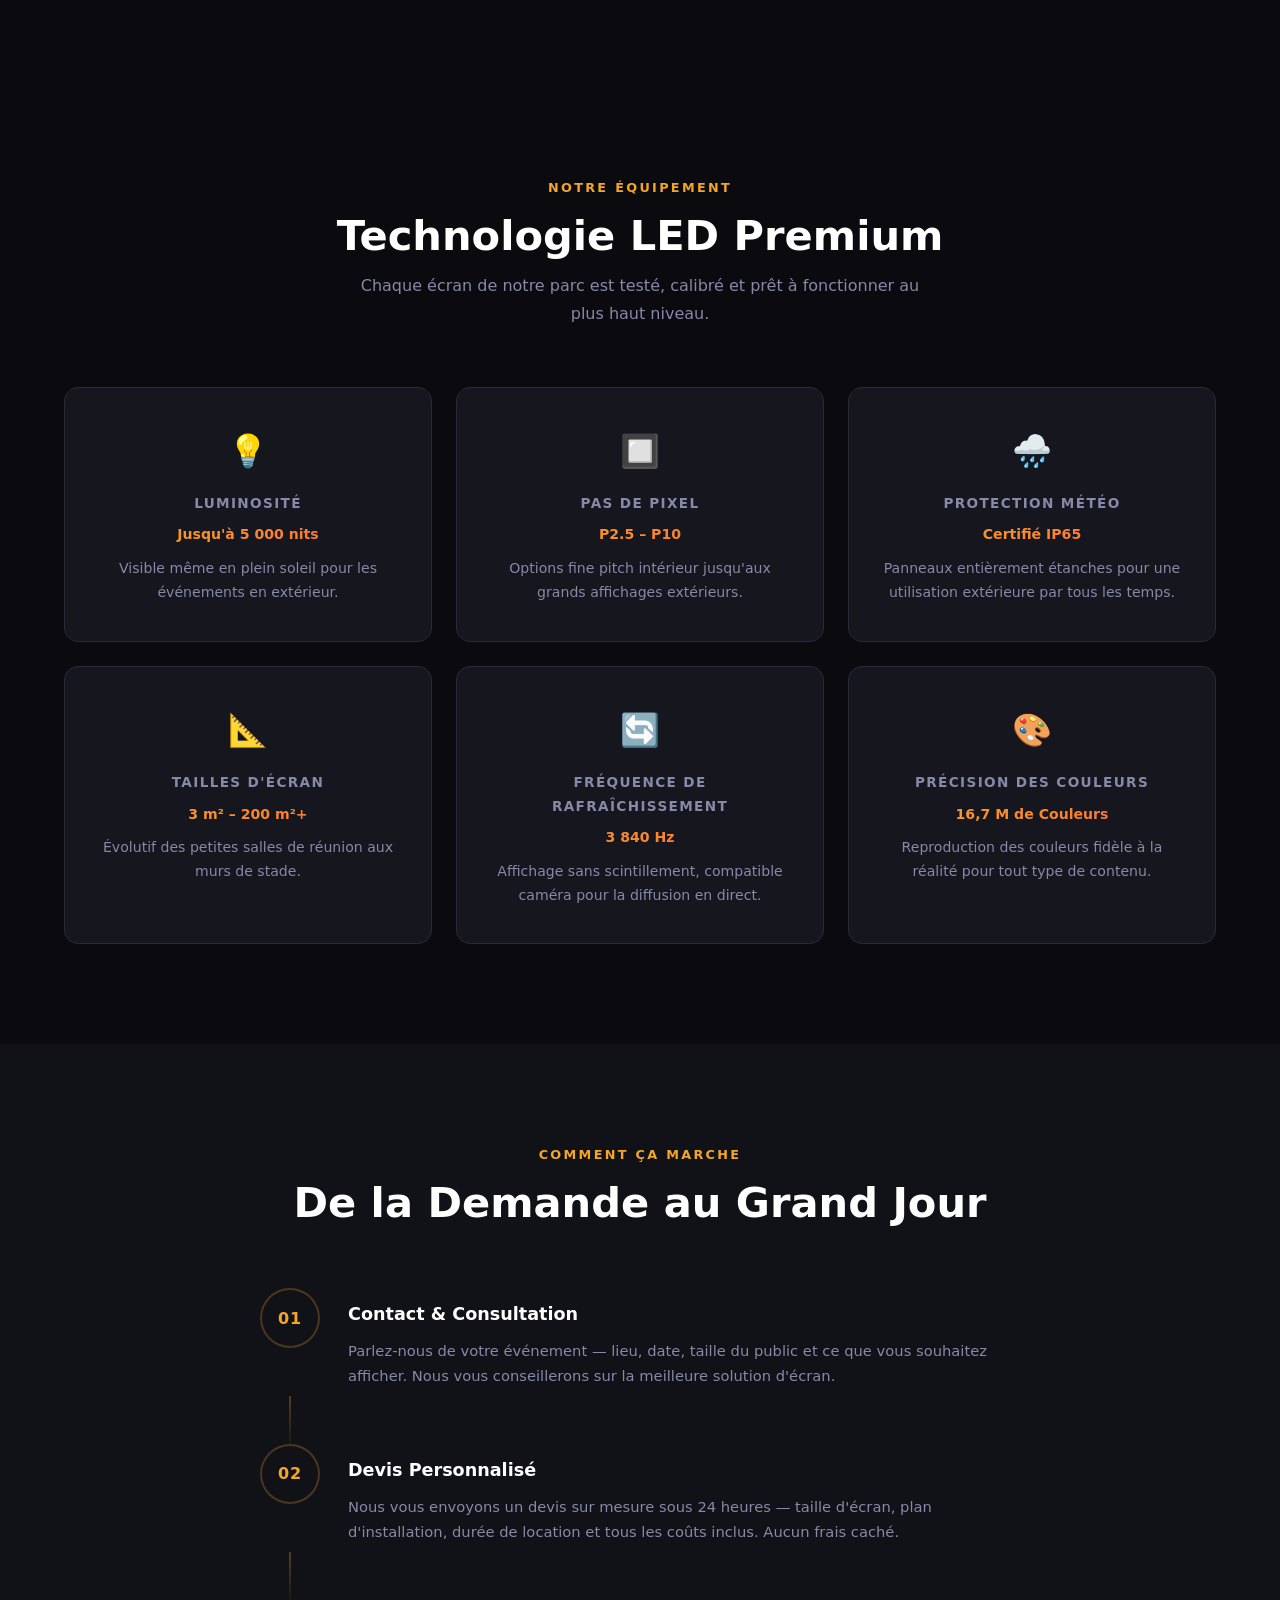
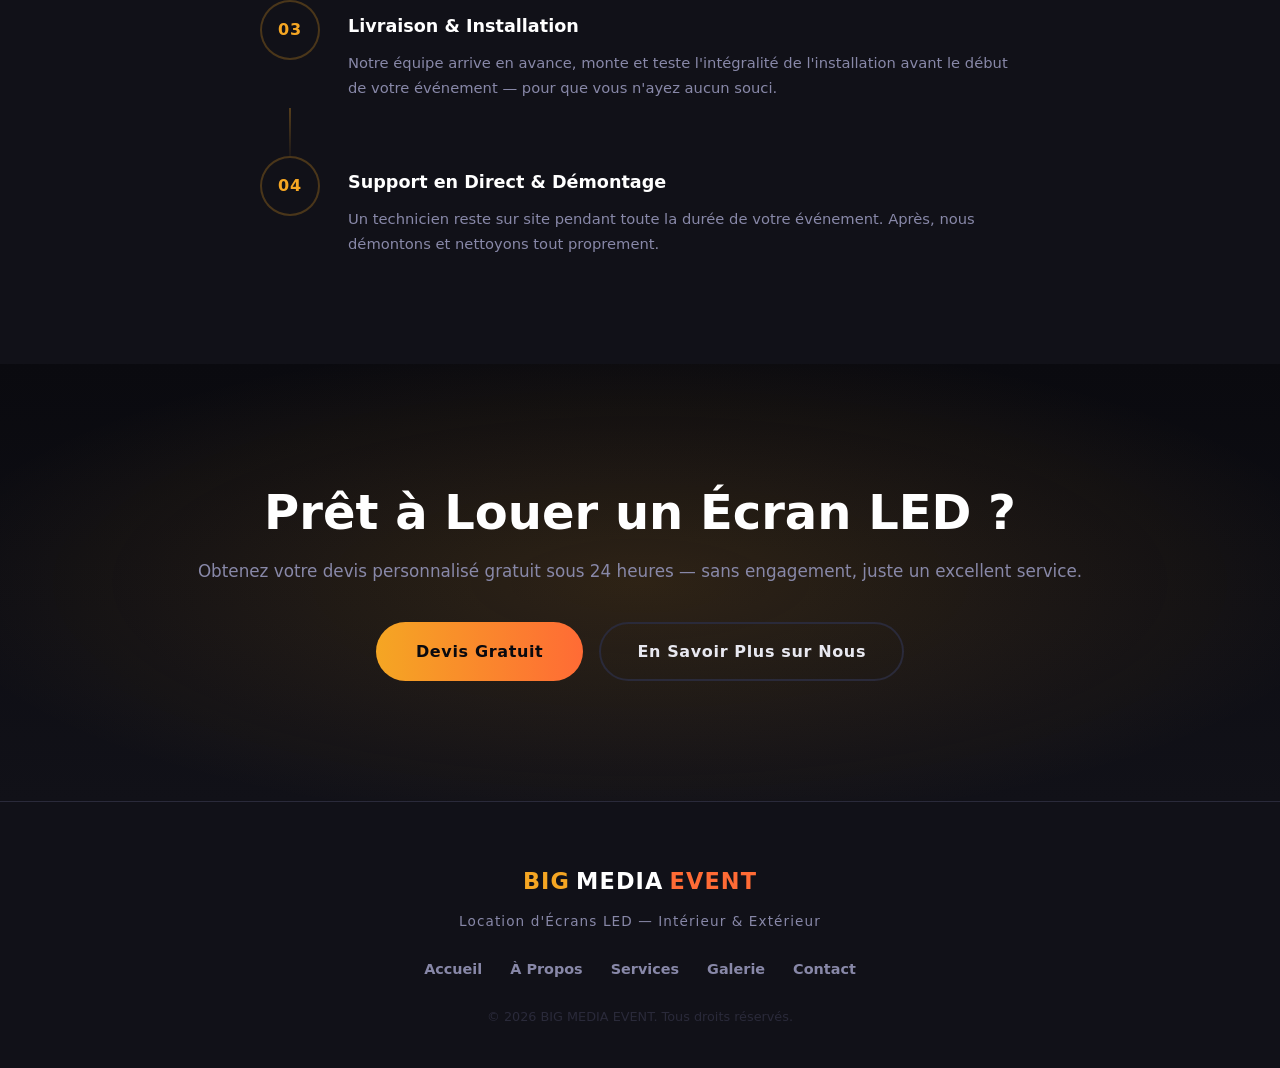
<file: services.html>
<!DOCTYPE html>
<html lang="fr">
<head>
  <meta charset="UTF-8" />
  <meta name="viewport" content="width=device-width, initial-scale=1.0" />
  <title>Services | BIG MEDIA EVENT — Location d'Écrans LED</title>
  <link rel="stylesheet" href="style.css" />
  <link rel="stylesheet" href="services.css" />
</head>
<body>

  <!-- NAV -->
  <header class="navbar">
    <div class="nav-container">
      <a href="index.html" class="logo">
        <span class="logo-big">BIG</span>
        <span class="logo-media">MEDIA</span>
        <span class="logo-event">EVENT</span>
      </a>
      <nav class="nav-links">
        <a href="index.html">Accueil</a>
        <a href="about.html">À Propos</a>
        <a href="services.html" class="active">Services</a>
        <a href="gallery.html">Galerie</a>
        <a href="contact.html" class="nav-cta">Demander un Devis</a>
      </nav>
      <button class="hamburger" id="hamburger" aria-label="Ouvrir le menu">
        <span></span><span></span><span></span>
      </button>
    </div>
    <div class="mobile-menu" id="mobileMenu">
      <a href="index.html">Accueil</a>
      <a href="about.html">À Propos</a>
      <a href="services.html" class="active">Services</a>
      <a href="gallery.html">Galerie</a>
      <a href="contact.html">Demander un Devis</a>
    </div>
  </header>

  <!-- PAGE HERO -->
  <section class="page-hero">
    <div class="page-hero-bg"></div>
    <div class="container page-hero-content" data-animate>
      <p class="section-eyebrow">Ce Que Nous Proposons</p>
      <h1>Location d'Écrans LED<br /><span>Pour Chaque Occasion</span></h1>
      <p>Intérieur ou extérieur, intime ou à grande échelle — nous avons le bon écran, la bonne taille et la bonne équipe pour votre événement.</p>
    </div>
  </section>

  <!-- NAVIGATION DES SERVICES -->
  <section class="svc-nav">
    <div class="container">
      <div class="svc-tabs">
        <a href="#events"       class="svc-tab active">🎤 Événements</a>
        <a href="#meetings"     class="svc-tab">📊 Réunions</a>
        <a href="#sports"       class="svc-tab">🏆 Sports</a>
        <a href="#conferences"  class="svc-tab">🎙️ Conférences</a>
        <a href="#exhibitions"  class="svc-tab">🏛️ Expositions</a>
      </div>
    </div>
  </section>

  <!-- ===== ÉVÉNEMENTS ===== -->
  <section class="svc-section section" id="events">
    <div class="container">
      <div class="svc-block grid-2">
        <div class="svc-visual" data-animate>
          <div class="svc-screen-wrap">
            <div class="screen-mockup" style="width:100%;max-width:360px;height:240px;margin:auto">
              <div class="screen-inner">
                <div class="screen-glow"></div>
                <div class="screen-lines"><div class="line l1"></div><div class="line l2"></div><div class="line l3"></div></div>
                <span class="screen-label">LIVE</span>
              </div>
            </div>
            <div class="svc-badge" style="bottom:10px;left:0"><strong>Mur Complet</strong><span>Installation LED</span></div>
            <div class="svc-badge" style="top:10px;right:0"><strong>4K</strong><span>Ultra HD</span></div>
          </div>
        </div>
        <div class="svc-info" data-animate>
          <div class="svc-tag events-tag">Événements</div>
          <h2>Rendez Chaque Événement<br />Visuellement Épique</h2>
          <p>Qu'il s'agisse d'un concert, d'un lancement de produit, d'un gala ou d'un spectacle vivant — nos murs LED créent un décor visuel époustouflant qui élève toute l'atmosphère.</p>
          <ul class="svc-features">
            <li><span class="feat-icon">✓</span> Installations de murs vidéo LED complets</li>
            <li><span class="feat-icon">✓</span> Intégration de flux en direct et caméra</li>
            <li><span class="feat-icon">✓</span> Gestion de contenu et lecture vidéo</li>
            <li><span class="feat-icon">✓</span> Configurations intérieur &amp; extérieur</li>
            <li><span class="feat-icon">✓</span> Tailles et formes d'écran personnalisées</li>
            <li><span class="feat-icon">✓</span> Équipe technique sur site</li>
          </ul>
          <div class="svc-types">
            <span>Concerts</span>
            <span>Lancements Produits</span>
            <span>Galas</span>
            <span>Cérémonies de Remise de Prix</span>
            <span>Spectacles Vivants</span>
          </div>
          <a href="contact.html" class="btn-primary">Demander un Devis</a>
        </div>
      </div>
    </div>
  </section>

  <!-- ===== RÉUNIONS ===== -->
  <section class="svc-section section alt-bg" id="meetings">
    <div class="container">
      <div class="svc-block grid-2 flip">
        <div class="svc-visual" data-animate>
          <div class="svc-screen-wrap">
            <div class="screen-mockup" style="width:100%;max-width:360px;height:240px;margin:auto">
              <div class="screen-inner">
                <div class="screen-glow" style="background:radial-gradient(ellipse at center, rgba(99,179,237,0.15) 0%, transparent 70%)"></div>
                <div class="screen-lines"><div class="line l1" style="background:linear-gradient(90deg,transparent,#63b3ed,transparent)"></div><div class="line l2" style="background:linear-gradient(90deg,transparent,#63b3ed,transparent)"></div><div class="line l3" style="background:linear-gradient(90deg,transparent,#63b3ed,transparent)"></div></div>
                <span class="screen-label" style="background:linear-gradient(90deg,#63b3ed,#90cdf4);-webkit-background-clip:text;-webkit-text-fill-color:transparent;background-clip:text">PPT</span>
              </div>
            </div>
            <div class="svc-badge" style="bottom:10px;right:0"><strong>HD</strong><span>Affichage</span></div>
            <div class="svc-badge" style="top:10px;left:0"><strong>Silencieux</strong><span>Fonctionnement</span></div>
          </div>
        </div>
        <div class="svc-info" data-animate>
          <div class="svc-tag meetings-tag">Réunions</div>
          <h2>Écrans Professionnels<br />Pour Chaque Salle</h2>
          <p>Des salles de conseil exécutif aux assemblées générales — nos écrans LED grand format rendent chaque présentation nette, claire et percutante pour chaque siège de la salle.</p>
          <ul class="svc-features">
            <li><span class="feat-icon">✓</span> Panneaux LED ultra-fins pour espaces intérieurs</li>
            <li><span class="feat-icon">✓</span> Connectivité ordinateur portable &amp; appareils</li>
            <li><span class="feat-icon">✓</span> Partage de contenu sans fil</li>
            <li><span class="feat-icon">✓</span> Fonctionnement silencieux sans ventilateur</li>
            <li><span class="feat-icon">✓</span> Installation et démontage rapides</li>
            <li><span class="feat-icon">✓</span> Disponible à la location horaire</li>
          </ul>
          <div class="svc-types">
            <span>Salles de Conseil</span>
            <span>Assemblées Générales</span>
            <span>Sessions de Formation</span>
            <span>Ateliers</span>
          </div>
          <a href="contact.html" class="btn-primary">Demander un Devis</a>
        </div>
      </div>
    </div>
  </section>

  <!-- ===== SPORTS ===== -->
  <section class="svc-section section" id="sports">
    <div class="container">
      <div class="svc-block grid-2">
        <div class="svc-visual" data-animate>
          <div class="svc-screen-wrap">
            <div class="screen-mockup" style="width:100%;max-width:360px;height:240px;margin:auto">
              <div class="screen-inner">
                <div class="screen-glow" style="background:radial-gradient(ellipse at center, rgba(72,187,120,0.15) 0%, transparent 70%)"></div>
                <div class="screen-lines"><div class="line l1" style="background:linear-gradient(90deg,transparent,#48bb78,transparent)"></div><div class="line l2" style="background:linear-gradient(90deg,transparent,#48bb78,transparent)"></div><div class="line l3" style="background:linear-gradient(90deg,transparent,#48bb78,transparent)"></div></div>
                <span class="screen-label" style="background:linear-gradient(90deg,#48bb78,#68d391);-webkit-background-clip:text;-webkit-text-fill-color:transparent;background-clip:text">BUT !</span>
              </div>
            </div>
            <div class="svc-badge" style="bottom:10px;left:0"><strong>5000</strong><span>nits Luminosité</span></div>
            <div class="svc-badge" style="top:10px;right:0"><strong>IP65</strong><span>Étanche</span></div>
          </div>
        </div>
        <div class="svc-info" data-animate>
          <div class="svc-tag sports-tag">Sports</div>
          <h2>Des Écrans Géants Qui<br />Électrisent le Public</h2>
          <p>Maintenez l'engagement et l'énergie des fans avec d'immenses tableaux d'affichage extérieurs, des murs de retransmission instantanée et des écrans LED géants qui donnent vie à chaque moment du match — par tous les temps.</p>
          <ul class="svc-features">
            <li><span class="feat-icon">✓</span> Écrans extérieurs ultra-lumineux</li>
            <li><span class="feat-icon">✓</span> Intégration de tableau de score en direct</li>
            <li><span class="feat-icon">✓</span> Retransmission instantanée &amp; flux caméra en direct</li>
            <li><span class="feat-icon">✓</span> Panneaux certifiés IP65 résistants aux intempéries</li>
            <li><span class="feat-icon">✓</span> Grands panneaux LED périmètre</li>
            <li><span class="feat-icon">✓</span> Configurations à l'échelle d'un stade</li>
          </ul>
          <div class="svc-types">
            <span>Football</span>
            <span>Basketball</span>
            <span>Athlétisme</span>
            <span>Motorsport</span>
            <span>Marathons</span>
          </div>
          <a href="contact.html" class="btn-primary">Demander un Devis</a>
        </div>
      </div>
    </div>
  </section>

  <!-- ===== CONFÉRENCES ===== -->
  <section class="svc-section section alt-bg" id="conferences">
    <div class="container">
      <div class="svc-block grid-2 flip">
        <div class="svc-visual" data-animate>
          <div class="svc-screen-wrap">
            <div class="screen-mockup" style="width:100%;max-width:360px;height:240px;margin:auto">
              <div class="screen-inner">
                <div class="screen-glow" style="background:radial-gradient(ellipse at center, rgba(159,122,234,0.15) 0%, transparent 70%)"></div>
                <div class="screen-lines"><div class="line l1" style="background:linear-gradient(90deg,transparent,#9f7aea,transparent)"></div><div class="line l2" style="background:linear-gradient(90deg,transparent,#9f7aea,transparent)"></div><div class="line l3" style="background:linear-gradient(90deg,transparent,#9f7aea,transparent)"></div></div>
                <span class="screen-label" style="background:linear-gradient(90deg,#9f7aea,#b794f4);-webkit-background-clip:text;-webkit-text-fill-color:transparent;background-clip:text">CONF</span>
              </div>
            </div>
            <div class="svc-badge" style="bottom:10px;right:0"><strong>Large</strong><span>Angle de Vue</span></div>
            <div class="svc-badge" style="top:10px;left:0"><strong>Multi</strong><span>Écrans</span></div>
          </div>
        </div>
        <div class="svc-info" data-animate>
          <div class="svc-tag conferences-tag">Conférences</div>
          <h2>Captivez la Salle<br />Avec Chaque Diapositive</h2>
          <p>Des sommets internationaux aux conférences sectorielles locales — nos grands écrans de présentation LED garantissent que chaque délégué peut voir chaque détail, peu importe où il est assis.</p>
          <ul class="svc-features">
            <li><span class="feat-icon">✓</span> Installations d'écrans de scène &amp; pupitre</li>
            <li><span class="feat-icon">✓</span> Configurations multi-écrans</li>
            <li><span class="feat-icon">✓</span> Moniteurs de confiance pour intervenants</li>
            <li><span class="feat-icon">✓</span> Support d'affichage de traduction simultanée</li>
            <li><span class="feat-icon">✓</span> Intégration de l'image de marque et signalétique</li>
            <li><span class="feat-icon">✓</span> Opérateur AV dédié sur site</li>
          </ul>
          <div class="svc-types">
            <span>Sommets</span>
            <span>Séminaires</span>
            <span>Assemblées Annuelles</span>
            <span>Panels</span>
            <span>Forums</span>
          </div>
          <a href="contact.html" class="btn-primary">Demander un Devis</a>
        </div>
      </div>
    </div>
  </section>

  <!-- ===== EXPOSITIONS ===== -->
  <section class="svc-section section" id="exhibitions">
    <div class="container">
      <div class="svc-block grid-2">
        <div class="svc-visual" data-animate>
          <div class="svc-screen-wrap">
            <div class="screen-mockup" style="width:100%;max-width:360px;height:240px;margin:auto">
              <div class="screen-inner">
                <div class="screen-glow" style="background:radial-gradient(ellipse at center, rgba(246,173,85,0.18) 0%, transparent 70%)"></div>
                <div class="screen-lines"><div class="line l1"></div><div class="line l2"></div><div class="line l3"></div></div>
                <span class="screen-label">EXPO</span>
              </div>
            </div>
            <div class="svc-badge" style="bottom:10px;left:0"><strong>360°</strong><span>Courbe Disponible</span></div>
            <div class="svc-badge" style="top:10px;right:0"><strong>Flexible</strong><span>Forme &amp; Taille</span></div>
          </div>
        </div>
        <div class="svc-info" data-animate>
          <div class="svc-tag exhibitions-tag">Expositions</div>
          <h2>Arrêtez les Visiteurs<br />Net dans Leur Élan</h2>
          <p>Démarquez-vous lors de salons professionnels, d'expos et d'expositions grâce à des écrans LED percutants et haute luminosité qui mettent en valeur votre marque et vos produits avec un impact visuel saisissant.</p>
          <ul class="svc-features">
            <li><span class="feat-icon">✓</span> Murs LED pour stands &amp; pavillons</li>
            <li><span class="feat-icon">✓</span> Configurations LED courbes &amp; flexibles</li>
            <li><span class="feat-icon">✓</span> Écrans de présentation de produits</li>
            <li><span class="feat-icon">✓</span> Lecture de contenu en boucle</li>
            <li><span class="feat-icon">✓</span> Constructions personnalisées aux couleurs de la marque</li>
            <li><span class="feat-icon">✓</span> Forfaits de location multi-jours</li>
          </ul>
          <div class="svc-types">
            <span>Salons Professionnels</span>
            <span>Expos</span>
            <span>Activations de Marque</span>
            <span>Showrooms</span>
          </div>
          <a href="contact.html" class="btn-primary">Demander un Devis</a>
        </div>
      </div>
    </div>
  </section>

  <!-- ===== SPÉCIFICATIONS ÉQUIPEMENT ===== -->
  <section class="specs section">
    <div class="container">
      <div class="section-header" data-animate>
        <p class="section-eyebrow">Notre Équipement</p>
        <h2>Technologie LED Premium</h2>
        <p class="section-sub">Chaque écran de notre parc est testé, calibré et prêt à fonctionner au plus haut niveau.</p>
      </div>
      <div class="specs-grid">
        <div class="spec-card" data-animate>
          <div class="spec-icon">💡</div>
          <h4>Luminosité</h4>
          <p class="spec-value">Jusqu'à 5 000 nits</p>
          <p>Visible même en plein soleil pour les événements en extérieur.</p>
        </div>
        <div class="spec-card" data-animate>
          <div class="spec-icon">🔲</div>
          <h4>Pas de Pixel</h4>
          <p class="spec-value">P2.5 – P10</p>
          <p>Options fine pitch intérieur jusqu'aux grands affichages extérieurs.</p>
        </div>
        <div class="spec-card" data-animate>
          <div class="spec-icon">🌧️</div>
          <h4>Protection Météo</h4>
          <p class="spec-value">Certifié IP65</p>
          <p>Panneaux entièrement étanches pour une utilisation extérieure par tous les temps.</p>
        </div>
        <div class="spec-card" data-animate>
          <div class="spec-icon">📐</div>
          <h4>Tailles d'Écran</h4>
          <p class="spec-value">3 m² – 200 m²+</p>
          <p>Évolutif des petites salles de réunion aux murs de stade.</p>
        </div>
        <div class="spec-card" data-animate>
          <div class="spec-icon">🔄</div>
          <h4>Fréquence de Rafraîchissement</h4>
          <p class="spec-value">3 840 Hz</p>
          <p>Affichage sans scintillement, compatible caméra pour la diffusion en direct.</p>
        </div>
        <div class="spec-card" data-animate>
          <div class="spec-icon">🎨</div>
          <h4>Précision des Couleurs</h4>
          <p class="spec-value">16,7 M de Couleurs</p>
          <p>Reproduction des couleurs fidèle à la réalité pour tout type de contenu.</p>
        </div>
      </div>
    </div>
  </section>

  <!-- ===== PROCESSUS ===== -->
  <section class="process section">
    <div class="container">
      <div class="section-header" data-animate>
        <p class="section-eyebrow">Comment Ça Marche</p>
        <h2>De la Demande au Grand Jour</h2>
      </div>
      <div class="process-steps">
        <div class="process-step" data-animate>
          <div class="process-num">01</div>
          <div class="process-body">
            <h3>Contact &amp; Consultation</h3>
            <p>Parlez-nous de votre événement — lieu, date, taille du public et ce que vous souhaitez afficher. Nous vous conseillerons sur la meilleure solution d'écran.</p>
          </div>
        </div>
        <div class="process-connector" aria-hidden="true"></div>
        <div class="process-step" data-animate>
          <div class="process-num">02</div>
          <div class="process-body">
            <h3>Devis Personnalisé</h3>
            <p>Nous vous envoyons un devis sur mesure sous 24 heures — taille d'écran, plan d'installation, durée de location et tous les coûts inclus. Aucun frais caché.</p>
          </div>
        </div>
        <div class="process-connector" aria-hidden="true"></div>
        <div class="process-step" data-animate>
          <div class="process-num">03</div>
          <div class="process-body">
            <h3>Livraison &amp; Installation</h3>
            <p>Notre équipe arrive en avance, monte et teste l'intégralité de l'installation avant le début de votre événement — pour que vous n'ayez aucun souci.</p>
          </div>
        </div>
        <div class="process-connector" aria-hidden="true"></div>
        <div class="process-step" data-animate>
          <div class="process-num">04</div>
          <div class="process-body">
            <h3>Support en Direct &amp; Démontage</h3>
            <p>Un technicien reste sur site pendant toute la durée de votre événement. Après, nous démontons et nettoyons tout proprement.</p>
          </div>
        </div>
      </div>
    </div>
  </section>

  <!-- ===== CTA ===== -->
  <section class="cta section">
    <div class="cta-bg"></div>
    <div class="container cta-inner" data-animate>
      <h2>Prêt à Louer un Écran LED ?</h2>
      <p>Obtenez votre devis personnalisé gratuit sous 24 heures — sans engagement, juste un excellent service.</p>
      <div class="cta-buttons">
        <a href="contact.html" class="btn-primary">Devis Gratuit</a>
        <a href="about.html" class="btn-outline">En Savoir Plus sur Nous</a>
      </div>
    </div>
  </section>

  <!-- FOOTER -->
  <footer class="footer">
    <div class="container footer-inner">
      <a href="index.html" class="logo" style="justify-content:center;margin-bottom:10px">
        <span class="logo-big">BIG</span>
        <span class="logo-media">MEDIA</span>
        <span class="logo-event">EVENT</span>
      </a>
      <p class="footer-tagline">Location d'Écrans LED — Intérieur & Extérieur</p>
      <div class="footer-links">
        <a href="index.html">Accueil</a>
        <a href="about.html">À Propos</a>
        <a href="services.html">Services</a>
        <a href="gallery.html">Galerie</a>
        <a href="contact.html">Contact</a>
      </div>
      <p class="footer-copy">&copy; 2026 BIG MEDIA EVENT. Tous droits réservés.</p>
    </div>
  </footer>

  <script src="main.js"></script>
  <script src="services.js"></script>
</body>
</html>
</file>
<file: style.css>
/* ============================================================
   STYLE.CSS — Shared across all pages
   BIG MEDIA EVENT
============================================================ */

/* =============================
   RESET & BASE
============================= */
*, *::before, *::after { box-sizing: border-box; margin: 0; padding: 0; }

:root {
  --clr-bg:       #0a0a0f;
  --clr-surface:  #111118;
  --clr-card:     #16161f;
  --clr-border:   #2a2a3a;
  --clr-primary:  #f5a623;
  --clr-accent:   #ff6b35;
  --clr-text:     #e8e8f0;
  --clr-muted:    #8888a8;
  --clr-white:    #ffffff;
  --radius:       14px;
  --transition:   0.35s ease;
  --max-w:        1200px;
}

html { scroll-behavior: smooth; }

body {
  background: var(--clr-bg);
  color: var(--clr-text);
  font-family: 'Segoe UI', system-ui, -apple-system, sans-serif;
  font-size: 16px;
  line-height: 1.7;
  overflow-x: hidden;
}

/* =============================
   UTILITY
============================= */
.container {
  width: 90%;
  max-width: var(--max-w);
  margin-inline: auto;
}

.section { padding: 100px 0; }

.section-eyebrow {
  font-size: 0.8rem;
  font-weight: 700;
  letter-spacing: 0.18em;
  text-transform: uppercase;
  color: var(--clr-primary);
  margin-bottom: 12px;
}

.section-header {
  text-align: center;
  margin-bottom: 60px;
}
.section-header h2 { font-size: clamp(1.8rem, 3.5vw, 2.6rem); }

h2 {
  font-size: clamp(1.8rem, 3.5vw, 2.6rem);
  font-weight: 800;
  line-height: 1.2;
  color: var(--clr-white);
}

.grid-2 {
  display: grid;
  grid-template-columns: 1fr 1fr;
  gap: 80px;
  align-items: center;
}

.flip { direction: rtl; }
.flip > * { direction: ltr; }

/* =============================
   ANIMATIONS
============================= */
[data-animate] {
  opacity: 0;
  transform: translateY(30px);
  transition: opacity 0.7s ease, transform 0.7s ease;
}
[data-animate].visible {
  opacity: 1;
  transform: translateY(0);
}

/* =============================
   BUTTONS
============================= */
.btn-primary {
  display: inline-block;
  background: linear-gradient(90deg, var(--clr-primary), var(--clr-accent));
  color: #0a0a0f;
  font-weight: 800;
  font-size: 1rem;
  padding: 16px 40px;
  border-radius: 50px;
  text-decoration: none;
  letter-spacing: 0.04em;
  transition: transform var(--transition), box-shadow var(--transition);
}
.btn-primary:hover {
  transform: translateY(-3px) scale(1.03);
  box-shadow: 0 12px 40px rgba(245,166,35,0.35);
}

.btn-outline {
  display: inline-block;
  border: 2px solid var(--clr-border);
  color: var(--clr-text);
  font-weight: 700;
  font-size: 1rem;
  padding: 14px 36px;
  border-radius: 50px;
  text-decoration: none;
  letter-spacing: 0.04em;
  transition: border-color var(--transition), color var(--transition), transform var(--transition);
}
.btn-outline:hover {
  border-color: var(--clr-primary);
  color: var(--clr-primary);
  transform: translateY(-3px);
}

/* =============================
   NAVBAR
============================= */
.navbar {
  position: fixed;
  top: 0; left: 0; right: 0;
  z-index: 1000;
  background: rgba(10,10,15,0.85);
  backdrop-filter: blur(16px);
  border-bottom: 1px solid var(--clr-border);
  transition: background var(--transition);
}

.nav-container {
  width: 90%;
  max-width: var(--max-w);
  margin-inline: auto;
  display: flex;
  align-items: center;
  justify-content: space-between;
  height: 72px;
}

.logo {
  font-size: 1.25rem;
  font-weight: 900;
  letter-spacing: 0.05em;
  display: flex;
  gap: 6px;
  text-decoration: none;
}
.logo-big    { color: var(--clr-primary); }
.logo-media  { color: var(--clr-white); }
.logo-event  { color: var(--clr-accent); }

.nav-links {
  display: flex;
  gap: 32px;
}
.nav-links a {
  color: var(--clr-muted);
  text-decoration: none;
  font-size: 0.9rem;
  font-weight: 600;
  letter-spacing: 0.04em;
  transition: color var(--transition);
}
.nav-links a:hover,
.nav-links a.active { color: var(--clr-primary); }

.nav-cta {
  background: linear-gradient(90deg, var(--clr-primary), var(--clr-accent));
  color: #0a0a0f !important;
  padding: 8px 22px;
  border-radius: 50px;
  font-weight: 800 !important;
  transition: transform var(--transition), box-shadow var(--transition) !important;
}
.nav-cta:hover {
  transform: translateY(-2px);
  box-shadow: 0 6px 20px rgba(245,166,35,0.35);
  color: #0a0a0f !important;
}

.hamburger {
  display: none;
  flex-direction: column;
  gap: 5px;
  background: none;
  border: none;
  cursor: pointer;
  padding: 4px;
}
.hamburger span {
  display: block;
  width: 24px;
  height: 2px;
  background: var(--clr-text);
  border-radius: 2px;
  transition: var(--transition);
}

.mobile-menu {
  display: none;
  flex-direction: column;
  background: var(--clr-surface);
  border-top: 1px solid var(--clr-border);
  padding: 16px 24px;
}
.mobile-menu a {
  color: var(--clr-muted);
  text-decoration: none;
  font-size: 1rem;
  font-weight: 600;
  padding: 10px 0;
  border-bottom: 1px solid var(--clr-border);
  transition: color var(--transition);
}
.mobile-menu a:last-child { border-bottom: none; }
.mobile-menu a.active,
.mobile-menu a:hover { color: var(--clr-primary); }
.mobile-menu.open { display: flex; }

/* =============================
   PAGE HERO (sub-pages)
============================= */
.page-hero {
  position: relative;
  padding: 160px 0 100px;
  overflow: hidden;
  text-align: center;
}
.page-hero-bg {
  position: absolute;
  inset: 0;
  background:
    radial-gradient(ellipse 70% 60% at 50% 40%, rgba(245,166,35,0.1) 0%, transparent 70%),
    linear-gradient(180deg, #0a0a0f 0%, #0e0e1a 100%);
}
.page-hero-bg::after {
  content: '';
  position: absolute;
  inset: 0;
  background-image:
    linear-gradient(rgba(245,166,35,0.03) 1px, transparent 1px),
    linear-gradient(90deg, rgba(245,166,35,0.03) 1px, transparent 1px);
  background-size: 60px 60px;
  animation: gridMove 12s linear infinite;
}
.page-hero-content {
  position: relative;
  z-index: 1;
}
.page-hero h1 {
  font-size: clamp(2.2rem, 5vw, 4rem);
  font-weight: 900;
  color: var(--clr-white);
  line-height: 1.15;
  margin-bottom: 20px;
}
.page-hero h1 span {
  background: linear-gradient(90deg, var(--clr-primary), var(--clr-accent));
  -webkit-background-clip: text;
  -webkit-text-fill-color: transparent;
  background-clip: text;
}
.page-hero p {
  color: var(--clr-muted);
  font-size: 1.1rem;
  max-width: 600px;
  margin-inline: auto;
}

/* =============================
   CTA SECTION
============================= */
.cta {
  position: relative;
  text-align: center;
  overflow: hidden;
  padding: 120px 0;
}
.cta-bg {
  position: absolute;
  inset: 0;
  background:
    radial-gradient(ellipse 80% 80% at 50% 50%, rgba(245,166,35,0.14) 0%, transparent 70%),
    linear-gradient(180deg, var(--clr-bg), var(--clr-surface));
}
.cta-inner { position: relative; z-index: 1; }
.cta-inner h2 { font-size: clamp(1.8rem, 4vw, 3rem); margin-bottom: 16px; }
.cta-inner p { color: var(--clr-muted); font-size: 1.05rem; margin-bottom: 36px; }
.cta-buttons { display: flex; gap: 16px; justify-content: center; flex-wrap: wrap; }

/* =============================
   FOOTER
============================= */
.footer {
  background: var(--clr-surface);
  border-top: 1px solid var(--clr-border);
  padding: 60px 0 40px;
}
.footer-inner { text-align: center; }
.footer .logo {
  font-size: 1.4rem;
  justify-content: center;
  margin-bottom: 10px;
}
.footer-tagline {
  color: var(--clr-muted);
  font-size: 0.85rem;
  margin-bottom: 24px;
  letter-spacing: 0.08em;
}
.footer-links {
  display: flex;
  justify-content: center;
  gap: 28px;
  flex-wrap: wrap;
  margin-bottom: 24px;
}
.footer-links a {
  color: var(--clr-muted);
  text-decoration: none;
  font-size: 0.9rem;
  font-weight: 600;
  transition: color var(--transition);
}
.footer-links a:hover { color: var(--clr-primary); }
.footer-copy { color: var(--clr-border); font-size: 0.8rem; }

/* =============================
   ANIMATIONS KEYFRAMES
============================= */
@keyframes gridMove {
  0%   { background-position: 0 0; }
  100% { background-position: 60px 60px; }
}
@keyframes pulse {
  0%, 100% { opacity: 0.6; }
  50%       { opacity: 1; }
}
@keyframes scrollBounce {
  0%, 100% { transform: translateY(0); opacity: 1; }
  50%       { transform: translateY(12px); opacity: 0.3; }
}
@keyframes lineScan {
  0%, 100% { opacity: 0.15; transform: scaleX(0.6); }
  50%       { opacity: 0.6;  transform: scaleX(1); }
}
@keyframes float {
  0%, 100% { transform: translateY(0px); }
  50%       { transform: translateY(-12px); }
}

/* =============================
   LED SCREEN MOCKUP (reusable)
============================= */
.screen-mockup {
  border-radius: 10px;
  border: 2px solid var(--clr-primary);
  background: #0a0a0f;
  position: relative;
  overflow: hidden;
  box-shadow: 0 0 40px rgba(245,166,35,0.2), 0 0 80px rgba(245,166,35,0.08);
}
.screen-inner {
  position: absolute;
  inset: 0;
  display: flex;
  align-items: center;
  justify-content: center;
}
.screen-glow {
  position: absolute;
  inset: 0;
  background: radial-gradient(ellipse at center, rgba(245,166,35,0.15) 0%, transparent 70%);
  animation: pulse 3s ease-in-out infinite;
}
.screen-lines {
  position: absolute;
  inset: 0;
  display: flex;
  flex-direction: column;
  justify-content: space-evenly;
  padding: 20px;
}
.line {
  height: 2px;
  background: linear-gradient(90deg, transparent, var(--clr-primary), transparent);
  opacity: 0.3;
  animation: lineScan 2.5s ease-in-out infinite;
}
.l1 { animation-delay: 0s; }
.l2 { animation-delay: 0.5s; }
.l3 { animation-delay: 1s; }
.screen-label {
  position: relative;
  font-size: 2.5rem;
  font-weight: 900;
  letter-spacing: 0.1em;
  background: linear-gradient(90deg, var(--clr-primary), var(--clr-accent));
  -webkit-background-clip: text;
  -webkit-text-fill-color: transparent;
  background-clip: text;
}

/* =============================
   SHARED RESPONSIVE
============================= */
@media (max-width: 768px) {
  .nav-links { display: none; }
  .hamburger { display: flex; }
  .grid-2    { grid-template-columns: 1fr; gap: 48px; }
  .flip      { direction: ltr; }
  .section   { padding: 70px 0; }
}
</file>
<file: index.css>
/* ============================================================
   INDEX.CSS — Homepage specific styles
   BIG MEDIA EVENT
============================================================ */

/* =============================
   HERO
============================= */
.hero {
  position: relative;
  min-height: 100vh;
  display: flex;
  align-items: center;
  justify-content: center;
  text-align: center;
  overflow: hidden;
}

.hero-bg {
  position: absolute;
  inset: 0;
  background:
    radial-gradient(ellipse 80% 70% at 50% 40%, rgba(245,166,35,0.13) 0%, transparent 65%),
    radial-gradient(ellipse 50% 40% at 80% 80%, rgba(255,107,53,0.08) 0%, transparent 60%),
    radial-gradient(ellipse 40% 40% at 20% 70%, rgba(245,166,35,0.06) 0%, transparent 60%),
    linear-gradient(180deg, #0a0a0f 0%, #0d0d18 100%);
}
.hero-bg::after {
  content: '';
  position: absolute;
  inset: 0;
  background-image:
    linear-gradient(rgba(245,166,35,0.04) 1px, transparent 1px),
    linear-gradient(90deg, rgba(245,166,35,0.04) 1px, transparent 1px);
  background-size: 60px 60px;
  animation: gridMove 12s linear infinite;
}

/* floating screen decorations */
.hero-screen {
  position: absolute;
  z-index: 0;
  opacity: 0.55;
}
.hero-screen--left {
  left: 5%;
  top: 50%;
  transform: translateY(-50%) rotate(-8deg);
  animation: float 5s ease-in-out infinite;
}
.hero-screen--right {
  right: 5%;
  top: 45%;
  transform: translateY(-50%) rotate(8deg);
  animation: float 6s ease-in-out infinite 1s;
}

.hero-content {
  position: relative;
  z-index: 1;
  max-width: 800px;
  padding: 0 24px;
}

.hero-badge {
  display: inline-flex;
  align-items: center;
  gap: 8px;
  background: rgba(245,166,35,0.1);
  border: 1px solid rgba(245,166,35,0.25);
  border-radius: 50px;
  padding: 8px 18px;
  font-size: 0.8rem;
  font-weight: 700;
  color: var(--clr-primary);
  letter-spacing: 0.08em;
  margin-bottom: 28px;
}
.badge-dot {
  width: 8px; height: 8px;
  background: #4ade80;
  border-radius: 50%;
  box-shadow: 0 0 8px #4ade80;
  animation: badgePulse 2s ease-in-out infinite;
}
@keyframes badgePulse {
  0%, 100% { opacity: 1; }
  50% { opacity: 0.4; }
}

.hero-content h1 {
  font-size: clamp(2.6rem, 7vw, 5.5rem);
  font-weight: 900;
  line-height: 1.08;
  color: var(--clr-white);
  margin-bottom: 24px;
}
.hero-content h1 span {
  background: linear-gradient(90deg, var(--clr-primary), var(--clr-accent));
  -webkit-background-clip: text;
  -webkit-text-fill-color: transparent;
  background-clip: text;
}

.hero-sub {
  font-size: 1.1rem;
  color: var(--clr-muted);
  max-width: 560px;
  margin: 0 auto 36px;
}

.hero-buttons {
  display: flex;
  gap: 16px;
  justify-content: center;
  flex-wrap: wrap;
  margin-bottom: 36px;
}

.hero-tags {
  display: flex;
  gap: 10px;
  justify-content: center;
  flex-wrap: wrap;
}
.hero-tags span {
  background: rgba(255,255,255,0.05);
  border: 1px solid var(--clr-border);
  border-radius: 50px;
  padding: 5px 14px;
  font-size: 0.78rem;
  color: var(--clr-muted);
  letter-spacing: 0.05em;
}

.hero-scroll {
  position: absolute;
  bottom: 40px;
  left: 50%;
  transform: translateX(-50%);
  z-index: 1;
}
.scroll-dot {
  width: 6px; height: 6px;
  background: var(--clr-primary);
  border-radius: 50%;
  animation: scrollBounce 1.5s ease-in-out infinite;
}

/* =============================
   TRUST STRIP
============================= */
.trust {
  background: var(--clr-surface);
  border-top: 1px solid var(--clr-border);
  border-bottom: 1px solid var(--clr-border);
  padding: 32px 0;
}
.trust-label {
  text-align: center;
  font-size: 0.78rem;
  letter-spacing: 0.14em;
  text-transform: uppercase;
  color: var(--clr-muted);
  margin-bottom: 20px;
}
.trust-strip {
  display: flex;
  justify-content: center;
  gap: 48px;
  flex-wrap: wrap;
}
.trust-item {
  font-size: 0.95rem;
  font-weight: 700;
  color: var(--clr-muted);
  letter-spacing: 0.04em;
  transition: color var(--transition);
}
.trust-item:hover { color: var(--clr-primary); }

/* =============================
   WHAT WE DO
============================= */
.what { background: var(--clr-bg); }

.section-sub {
  color: var(--clr-muted);
  max-width: 560px;
  margin: 12px auto 0;
  font-size: 1rem;
}

.what-grid {
  display: grid;
  grid-template-columns: repeat(3, 1fr);
  gap: 24px;
}

.what-card {
  background: var(--clr-card);
  border: 1px solid var(--clr-border);
  border-radius: var(--radius);
  padding: 36px 28px;
  transition: border-color var(--transition), transform var(--transition), box-shadow var(--transition);
}
.what-card:hover {
  border-color: var(--clr-primary);
  transform: translateY(-6px);
  box-shadow: 0 16px 48px rgba(245,166,35,0.1);
}
.what-card--cta {
  background: linear-gradient(135deg, rgba(245,166,35,0.08), rgba(255,107,53,0.06));
  border-color: rgba(245,166,35,0.2);
  display: flex;
  flex-direction: column;
  justify-content: center;
  align-items: flex-start;
}
.what-card--cta p { color: var(--clr-muted); font-size: 0.85rem; margin-bottom: 8px; }
.what-card--cta h3 { color: var(--clr-white); margin-bottom: 0; }

.what-icon { font-size: 2.2rem; margin-bottom: 16px; }

.what-card h3 {
  font-size: 1.15rem;
  font-weight: 700;
  color: var(--clr-white);
  margin-bottom: 10px;
}
.what-card p { color: var(--clr-muted); font-size: 0.9rem; margin-bottom: 16px; }

.what-link {
  color: var(--clr-primary);
  text-decoration: none;
  font-size: 0.85rem;
  font-weight: 700;
  letter-spacing: 0.04em;
  transition: gap var(--transition);
}
.what-link:hover { text-decoration: underline; }

/* =============================
   INDOOR vs OUTDOOR
============================= */
.io { background: var(--clr-surface); }

.io-grid {
  display: grid;
  grid-template-columns: 1fr auto 1fr;
  gap: 32px;
  align-items: center;
}

.io-card {
  background: var(--clr-card);
  border: 1px solid var(--clr-border);
  border-radius: var(--radius);
  padding: 44px 36px;
  transition: border-color var(--transition);
}
.io-card:hover { border-color: var(--clr-primary); }
.io-outdoor:hover { border-color: var(--clr-accent); }

.io-tag {
  display: inline-block;
  font-size: 0.72rem;
  font-weight: 800;
  letter-spacing: 0.14em;
  text-transform: uppercase;
  padding: 5px 14px;
  border-radius: 50px;
  margin-bottom: 16px;
}
.io-indoor .io-tag {
  background: rgba(245,166,35,0.12);
  color: var(--clr-primary);
}
.io-outdoor .io-tag {
  background: rgba(255,107,53,0.12);
  color: var(--clr-accent);
}

.io-card h3 {
  font-size: 1.25rem;
  font-weight: 700;
  color: var(--clr-white);
  margin-bottom: 20px;
}
.io-card ul { list-style: none; display: flex; flex-direction: column; gap: 10px; }
.io-card ul li {
  color: var(--clr-muted);
  font-size: 0.95rem;
  padding-left: 20px;
  position: relative;
}
.io-card ul li::before {
  content: '▸';
  position: absolute;
  left: 0;
  color: var(--clr-primary);
}
.io-outdoor ul li::before { color: var(--clr-accent); }

.io-divider {
  display: flex;
  flex-direction: column;
  align-items: center;
  gap: 16px;
}
.io-divider-line {
  width: 1px;
  height: 80px;
  background: var(--clr-border);
}
.io-divider span {
  font-size: 0.8rem;
  font-weight: 800;
  color: var(--clr-muted);
  letter-spacing: 0.1em;
}

/* =============================
   HOW IT WORKS
============================= */
.how { background: var(--clr-bg); }

.how-steps {
  display: flex;
  align-items: flex-start;
  gap: 0;
}

.how-step {
  flex: 1;
  text-align: center;
  padding: 0 20px;
}

.step-num {
  font-size: 3rem;
  font-weight: 900;
  background: linear-gradient(90deg, var(--clr-primary), var(--clr-accent));
  -webkit-background-clip: text;
  -webkit-text-fill-color: transparent;
  background-clip: text;
  margin-bottom: 16px;
  line-height: 1;
}

.how-step h3 {
  font-size: 1.05rem;
  font-weight: 700;
  color: var(--clr-white);
  margin-bottom: 10px;
}
.how-step p { color: var(--clr-muted); font-size: 0.9rem; }

.how-arrow {
  font-size: 1.8rem;
  color: var(--clr-border);
  flex-shrink: 0;
  margin-top: 14px;
  align-self: flex-start;
}

/* =============================
   STATS
============================= */
.stats {
  background: var(--clr-surface);
  border-top: 1px solid var(--clr-border);
  border-bottom: 1px solid var(--clr-border);
  padding: 70px 0;
}

.stats-row {
  display: grid;
  grid-template-columns: repeat(4, 1fr);
  gap: 0;
}

.stat-item {
  text-align: center;
  padding: 20px;
  border-right: 1px solid var(--clr-border);
}
.stat-item:last-child { border-right: none; }

.stat-num {
  font-size: 3rem;
  font-weight: 900;
  background: linear-gradient(90deg, var(--clr-primary), var(--clr-accent));
  -webkit-background-clip: text;
  -webkit-text-fill-color: transparent;
  background-clip: text;
}
.stat-suf {
  font-size: 1.8rem;
  font-weight: 900;
  color: var(--clr-primary);
}
.stat-item p {
  color: var(--clr-muted);
  font-size: 0.85rem;
  margin-top: 8px;
}

/* =============================
   WHY US
============================= */
.why { background: var(--clr-bg); }

.why-list {
  list-style: none;
  display: flex;
  flex-direction: column;
  gap: 22px;
}
.why-list li {
  display: flex;
  gap: 16px;
  align-items: flex-start;
}
.check {
  flex-shrink: 0;
  width: 28px; height: 28px;
  background: rgba(245,166,35,0.15);
  border-radius: 50%;
  display: flex;
  align-items: center;
  justify-content: center;
  color: var(--clr-primary);
  font-weight: 700;
  font-size: 0.9rem;
  margin-top: 2px;
}
.why-list strong { display: block; font-size: 1rem; color: var(--clr-white); margin-bottom: 4px; }
.why-list p { color: var(--clr-muted); font-size: 0.9rem; margin: 0; }

.why-screen-wrap {
  position: relative;
  display: flex;
  align-items: center;
  justify-content: center;
  min-height: 300px;
}
.why-badge {
  position: absolute;
  background: var(--clr-card);
  border: 1px solid var(--clr-border);
  border-radius: 10px;
  padding: 10px 16px;
  text-align: center;
}
.why-badge strong { display: block; font-size: 1.2rem; font-weight: 900; color: var(--clr-primary); }
.why-badge span { font-size: 0.72rem; color: var(--clr-muted); }
.b1 { bottom: 10px; left: 0; }
.b2 { top: 10px; right: 0; }
.b3 { bottom: 60px; right: -10px; }

/* =============================
   TESTIMONIALS
============================= */
.testi { background: var(--clr-surface); }

.testi-grid {
  display: grid;
  grid-template-columns: repeat(3, 1fr);
  gap: 24px;
}

.testi-card {
  background: var(--clr-card);
  border: 1px solid var(--clr-border);
  border-radius: var(--radius);
  padding: 36px 28px;
  transition: border-color var(--transition), transform var(--transition);
}
.testi-card:hover {
  border-color: var(--clr-primary);
  transform: translateY(-4px);
}

.testi-stars {
  color: var(--clr-primary);
  font-size: 1rem;
  margin-bottom: 16px;
  letter-spacing: 2px;
}
.testi-card > p {
  color: var(--clr-muted);
  font-size: 0.95rem;
  line-height: 1.7;
  margin-bottom: 24px;
  font-style: italic;
}

.testi-author {
  display: flex;
  align-items: center;
  gap: 14px;
}
.testi-avatar {
  width: 44px; height: 44px;
  border-radius: 50%;
  display: flex;
  align-items: center;
  justify-content: center;
  font-size: 1.1rem;
  font-weight: 900;
  color: var(--clr-white);
  flex-shrink: 0;
  background: linear-gradient(135deg, hsl(var(--hue), 70%, 35%), hsl(var(--hue), 90%, 55%));
}
.testi-author strong { display: block; font-size: 0.9rem; color: var(--clr-white); }
.testi-author span { font-size: 0.78rem; color: var(--clr-muted); }

/* =============================
   RESPONSIVE
============================= */
@media (max-width: 1024px) {
  .what-grid   { grid-template-columns: repeat(2, 1fr); }
  .testi-grid  { grid-template-columns: repeat(2, 1fr); }
  .stats-row   { grid-template-columns: repeat(2, 1fr); }
  .stats-row .stat-item:nth-child(2) { border-right: none; }
  .stats-row .stat-item:nth-child(3) { border-right: 1px solid var(--clr-border); }
  .io-grid     { grid-template-columns: 1fr; }
  .io-divider  { flex-direction: row; }
  .io-divider-line { width: 80px; height: 1px; }
  .how-steps   { flex-wrap: wrap; justify-content: center; }
  .how-arrow   { display: none; }
  .how-step    { min-width: 200px; max-width: 280px; }
}

@media (max-width: 768px) {
  .hero-screen { display: none; }
  .what-grid   { grid-template-columns: 1fr; }
  .testi-grid  { grid-template-columns: 1fr; }
  .stats-row   { grid-template-columns: 1fr 1fr; }
  .stats-row .stat-item:nth-child(3) { border-right: none; }
  .trust-strip { gap: 24px; }
}

@media (max-width: 480px) {
  .stats-row { grid-template-columns: 1fr; }
  .stats-row .stat-item { border-right: none; border-bottom: 1px solid var(--clr-border); }
  .stats-row .stat-item:last-child { border-bottom: none; }
}
</file>
<file: about.css>
/* ============================================================
   ABOUT.CSS — About page specific styles
   BIG MEDIA EVENT
============================================================ */

/* =============================
   HERO
============================= */
.hero {
  position: relative;
  min-height: 100vh;
  display: flex;
  align-items: center;
  justify-content: center;
  overflow: hidden;
  text-align: center;
}

.hero-bg {
  position: absolute;
  inset: 0;
  background:
    radial-gradient(ellipse 70% 60% at 50% 40%, rgba(245,166,35,0.12) 0%, transparent 70%),
    radial-gradient(ellipse 50% 40% at 80% 80%, rgba(255,107,53,0.08) 0%, transparent 60%),
    linear-gradient(180deg, #0a0a0f 0%, #0e0e1a 100%);
}
.hero-bg::after {
  content: '';
  position: absolute;
  inset: 0;
  background-image:
    linear-gradient(rgba(245,166,35,0.04) 1px, transparent 1px),
    linear-gradient(90deg, rgba(245,166,35,0.04) 1px, transparent 1px);
  background-size: 60px 60px;
  animation: gridMove 12s linear infinite;
}

.hero-content {
  position: relative;
  z-index: 1;
  max-width: 760px;
  padding: 0 24px;
}

.hero-eyebrow {
  font-size: 0.8rem;
  font-weight: 700;
  letter-spacing: 0.22em;
  text-transform: uppercase;
  color: var(--clr-primary);
  margin-bottom: 20px;
}

.hero-content h1 {
  font-size: clamp(2.4rem, 6vw, 5rem);
  font-weight: 900;
  line-height: 1.1;
  color: var(--clr-white);
  margin-bottom: 24px;
}
.hero-content h1 span {
  background: linear-gradient(90deg, var(--clr-primary), var(--clr-accent));
  -webkit-background-clip: text;
  -webkit-text-fill-color: transparent;
  background-clip: text;
}

.hero-sub {
  font-size: 1.1rem;
  color: var(--clr-muted);
  max-width: 540px;
  margin-inline: auto;
}

.hero-scroll {
  position: absolute;
  bottom: 40px;
  left: 50%;
  transform: translateX(-50%);
  z-index: 1;
}
.scroll-dot {
  width: 6px; height: 6px;
  background: var(--clr-primary);
  border-radius: 50%;
  animation: scrollBounce 1.5s ease-in-out infinite;
}

/* =============================
   STORY
============================= */
.story { background: var(--clr-surface); }

.story-visual {
  position: relative;
  display: flex;
  align-items: center;
  justify-content: center;
  min-height: 360px;
}

.stat-badge {
  position: absolute;
  background: var(--clr-card);
  border: 1px solid var(--clr-border);
  border-radius: 10px;
  padding: 12px 18px;
  text-align: center;
  backdrop-filter: blur(8px);
}
.stat-badge strong { display: block; font-size: 1.4rem; font-weight: 800; color: var(--clr-primary); }
.stat-badge span   { font-size: 0.75rem; color: var(--clr-muted); white-space: nowrap; }
.b1 { bottom: 10px; left: 0; }
.b2 { top: 10px; right: 0; }

.story-text p  { color: var(--clr-muted); margin-bottom: 16px; }
.story-text h2 { margin-bottom: 20px; }

/* =============================
   MISSION / VISION
============================= */
.mv { background: var(--clr-bg); }

.mv-grid {
  display: grid;
  grid-template-columns: repeat(3, 1fr);
  gap: 28px;
}

.mv-card {
  background: var(--clr-card);
  border: 1px solid var(--clr-border);
  border-radius: var(--radius);
  padding: 40px 32px;
  transition: border-color var(--transition), transform var(--transition);
}
.mv-card:hover { border-color: var(--clr-primary); transform: translateY(-6px); }

.mv-icon {
  width: 52px; height: 52px;
  background: rgba(245,166,35,0.1);
  border-radius: 12px;
  display: flex;
  align-items: center;
  justify-content: center;
  margin-bottom: 20px;
  color: var(--clr-primary);
}
.mv-icon svg { width: 26px; height: 26px; }
.mv-card h3  { font-size: 1.2rem; font-weight: 700; color: var(--clr-white); margin-bottom: 12px; }
.mv-card p   { color: var(--clr-muted); font-size: 0.95rem; }

/* =============================
   SERVICES (overview cards)
============================= */
.services { background: var(--clr-surface); }

.services-grid {
  display: grid;
  grid-template-columns: repeat(3, 1fr);
  gap: 24px;
}

.service-card {
  background: var(--clr-card);
  border: 1px solid var(--clr-border);
  border-radius: var(--radius);
  padding: 32px 28px;
  text-align: center;
  transition: border-color var(--transition), transform var(--transition), box-shadow var(--transition);
}
.service-card:hover {
  border-color: var(--clr-accent);
  transform: translateY(-6px);
  box-shadow: 0 12px 40px rgba(255,107,53,0.12);
}
.service-icon        { font-size: 2.2rem; margin-bottom: 16px; }
.service-card h4     { font-size: 1.1rem; font-weight: 700; color: var(--clr-white); margin-bottom: 10px; }
.service-card p      { color: var(--clr-muted); font-size: 0.9rem; }

/* =============================
   WHY US
============================= */
.why { background: var(--clr-bg); }

.why-text h2 { margin-bottom: 32px; }

.why-list {
  list-style: none;
  display: flex;
  flex-direction: column;
  gap: 24px;
}
.why-list li { display: flex; gap: 16px; align-items: flex-start; }

.check {
  flex-shrink: 0;
  width: 28px; height: 28px;
  background: rgba(245,166,35,0.15);
  border-radius: 50%;
  display: flex;
  align-items: center;
  justify-content: center;
  color: var(--clr-primary);
  font-weight: 700;
  font-size: 0.9rem;
  margin-top: 2px;
}
.why-list strong { display: block; font-size: 1rem; color: var(--clr-white); margin-bottom: 4px; }
.why-list p { color: var(--clr-muted); font-size: 0.9rem; margin: 0; }

.stats-block {
  display: grid;
  grid-template-columns: 1fr 1fr;
  gap: 20px;
}

.stat {
  background: var(--clr-card);
  border: 1px solid var(--clr-border);
  border-radius: var(--radius);
  padding: 32px 24px;
  text-align: center;
  transition: border-color var(--transition);
}
.stat:hover { border-color: var(--clr-primary); }

.stat-num {
  font-size: 2.8rem;
  font-weight: 900;
  background: linear-gradient(90deg, var(--clr-primary), var(--clr-accent));
  -webkit-background-clip: text;
  -webkit-text-fill-color: transparent;
  background-clip: text;
}
.stat-plus { font-size: 1.6rem; font-weight: 900; color: var(--clr-primary); }
.stat p    { color: var(--clr-muted); font-size: 0.85rem; margin-top: 8px; }

/* =============================
   TEAM
============================= */
.team { background: var(--clr-surface); }

.team-grid {
  display: grid;
  grid-template-columns: repeat(4, 1fr);
  gap: 24px;
}

.team-card {
  background: var(--clr-card);
  border: 1px solid var(--clr-border);
  border-radius: var(--radius);
  padding: 36px 24px;
  text-align: center;
  transition: border-color var(--transition), transform var(--transition);
}
.team-card:hover { border-color: var(--clr-primary); transform: translateY(-6px); }

.team-avatar {
  width: 70px; height: 70px;
  border-radius: 50%;
  display: flex;
  align-items: center;
  justify-content: center;
  font-size: 1.6rem;
  font-weight: 900;
  color: var(--clr-white);
  margin: 0 auto 18px;
  background: linear-gradient(135deg, hsl(var(--hue), 70%, 40%), hsl(var(--hue), 90%, 55%));
}
.team-card h4 { font-size: 1rem; font-weight: 700; color: var(--clr-white); margin-bottom: 6px; }
.team-card p  { color: var(--clr-primary); font-size: 0.85rem; }

/* =============================
   RESPONSIVE
============================= */
@media (max-width: 1024px) {
  .mv-grid       { grid-template-columns: 1fr 1fr; }
  .services-grid { grid-template-columns: 1fr 1fr; }
  .team-grid     { grid-template-columns: 1fr 1fr; }
}

@media (max-width: 768px) {
  .mv-grid       { grid-template-columns: 1fr; }
  .services-grid { grid-template-columns: 1fr 1fr; }
  .team-grid     { grid-template-columns: 1fr 1fr; }
  .stats-block   { grid-template-columns: 1fr 1fr; }
  .story-visual  { min-height: 280px; }
  .b1 { bottom: 0; left: 10px; }
  .b2 { top: 0; right: 10px; }
}

@media (max-width: 480px) {
  .services-grid { grid-template-columns: 1fr; }
  .team-grid     { grid-template-columns: 1fr; }
}
</file>
<file: contact.css>
/* ===== PAGE HERO ===== */
.page-hero {
  position: relative;
  min-height: 50vh;
  display: flex;
  align-items: center;
  justify-content: center;
  text-align: center;
  overflow: hidden;
  padding: 120px 0 60px;
}
.page-hero-bg {
  position: absolute;
  inset: 0;
  background:
    radial-gradient(ellipse at 30% 50%, rgba(245,166,35,0.08) 0%, transparent 60%),
    radial-gradient(ellipse at 70% 50%, rgba(255,107,53,0.06) 0%, transparent 60%);
  z-index: 0;
}
.page-hero-content { position: relative; z-index: 1; }
.page-hero-content h1 { font-size: clamp(2rem, 5vw, 3.4rem); margin-bottom: 16px; }
.page-hero-content h1 span {
  background: linear-gradient(90deg, var(--clr-primary), var(--clr-accent));
  -webkit-background-clip: text;
  -webkit-text-fill-color: transparent;
  background-clip: text;
}
.page-hero-content > p { color: var(--clr-muted); max-width: 560px; margin: 0 auto; }

/* ===== CONTACT GRID ===== */
.contact-grid {
  display: grid;
  grid-template-columns: 1.4fr 1fr;
  gap: 48px;
  align-items: start;
}

/* ===== FORM ===== */
.contact-form-wrap h2 {
  font-size: clamp(1.4rem, 3vw, 2rem);
  margin-bottom: 8px;
}
.form-sub {
  color: var(--clr-muted);
  margin-bottom: 32px;
}
.form-row {
  display: grid;
  grid-template-columns: 1fr 1fr;
  gap: 16px;
}
.form-group {
  margin-bottom: 20px;
}
.form-group label {
  display: block;
  font-size: 0.85rem;
  font-weight: 600;
  color: var(--clr-text);
  margin-bottom: 6px;
}
.form-group .req {
  color: var(--clr-accent);
}
.form-group input,
.form-group select,
.form-group textarea {
  width: 100%;
  padding: 12px 16px;
  background: var(--clr-card);
  border: 1px solid var(--clr-border);
  border-radius: 10px;
  color: var(--clr-text);
  font-size: 0.95rem;
  font-family: inherit;
  transition: var(--transition);
  outline: none;
}
.form-group input::placeholder,
.form-group textarea::placeholder {
  color: var(--clr-muted);
  opacity: 0.6;
}
.form-group input:focus,
.form-group select:focus,
.form-group textarea:focus {
  border-color: var(--clr-primary);
  box-shadow: 0 0 0 3px rgba(245,166,35,0.1);
}
.form-group select {
  cursor: pointer;
  appearance: none;
  -webkit-appearance: none;
  background-image: url("data:image/svg+xml,%3Csvg xmlns='http://www.w3.org/2000/svg' width='12' height='12' viewBox='0 0 24 24' fill='none' stroke='%238888a8' stroke-width='2'%3E%3Cpath d='M6 9l6 6 6-6'/%3E%3C/svg%3E");
  background-repeat: no-repeat;
  background-position: right 14px center;
  padding-right: 40px;
}
.form-group select option {
  background: var(--clr-surface);
  color: var(--clr-text);
}
.form-group textarea {
  resize: vertical;
  min-height: 120px;
}
.btn-submit {
  width: 100%;
  padding: 16px;
  font-size: 1rem;
  font-weight: 700;
  cursor: pointer;
  border: none;
}

/* Success Message */
.form-success {
  text-align: center;
  padding: 48px 24px;
}
.success-icon {
  width: 64px;
  height: 64px;
  border-radius: 50%;
  background: linear-gradient(135deg, var(--clr-primary), var(--clr-accent));
  color: #000;
  font-size: 2rem;
  font-weight: 700;
  display: flex;
  align-items: center;
  justify-content: center;
  margin: 0 auto 20px;
}
.form-success h3 {
  font-size: 1.5rem;
  margin-bottom: 8px;
}
.form-success p {
  color: var(--clr-muted);
  max-width: 400px;
  margin: 0 auto;
}

/* ===== INFO CARDS ===== */
.contact-info {
  display: flex;
  flex-direction: column;
  gap: 16px;
}
.info-card {
  padding: 24px;
  background: var(--clr-card);
  border: 1px solid var(--clr-border);
  border-radius: var(--radius);
  transition: var(--transition);
}
.info-card:hover {
  border-color: var(--clr-primary);
  box-shadow: 0 0 20px rgba(245,166,35,0.08);
}
.info-icon {
  font-size: 1.5rem;
  margin-bottom: 10px;
}
.info-card h4 {
  font-size: 1rem;
  margin-bottom: 4px;
}
.info-card p {
  color: var(--clr-text);
  margin: 0;
  font-size: 0.95rem;
  line-height: 1.6;
}
.info-note {
  display: block;
  font-size: 0.8rem;
  color: var(--clr-muted);
  margin-top: 4px;
}

/* Highlights */
.info-highlights {
  padding: 24px;
  background: var(--clr-card);
  border: 1px solid var(--clr-border);
  border-radius: var(--radius);
  margin-top: 8px;
}
.info-highlights h4 {
  font-size: 1rem;
  margin-bottom: 16px;
  color: var(--clr-primary);
}
.info-highlights ul {
  list-style: none;
  padding: 0;
  margin: 0;
  display: flex;
  flex-direction: column;
  gap: 10px;
}
.info-highlights li {
  display: flex;
  align-items: center;
  gap: 10px;
  font-size: 0.9rem;
  color: var(--clr-text);
}
.info-highlights .check {
  color: var(--clr-primary);
  font-weight: 700;
  font-size: 1rem;
}

/* ===== FAQ ===== */
.faq { padding-top: 40px; }
.faq-list {
  max-width: 800px;
  margin: 0 auto;
  display: flex;
  flex-direction: column;
  gap: 12px;
}
.faq-item {
  border: 1px solid var(--clr-border);
  border-radius: var(--radius);
  overflow: hidden;
  transition: var(--transition);
}
.faq-item:hover {
  border-color: rgba(245,166,35,0.3);
}
.faq-item.open {
  border-color: var(--clr-primary);
}
.faq-question {
  width: 100%;
  padding: 20px 24px;
  background: var(--clr-card);
  border: none;
  color: var(--clr-text);
  font-size: 1rem;
  font-weight: 600;
  font-family: inherit;
  text-align: left;
  cursor: pointer;
  display: flex;
  justify-content: space-between;
  align-items: center;
  gap: 16px;
  transition: var(--transition);
}
.faq-question:hover {
  background: var(--clr-surface);
}
.faq-toggle {
  font-size: 1.4rem;
  font-weight: 300;
  color: var(--clr-primary);
  transition: transform 0.3s ease;
  flex-shrink: 0;
}
.faq-item.open .faq-toggle {
  transform: rotate(45deg);
}
.faq-answer {
  max-height: 0;
  overflow: hidden;
  transition: max-height 0.35s ease;
}
.faq-answer p {
  padding: 0 24px 20px;
  color: var(--clr-muted);
  margin: 0;
  line-height: 1.7;
}

/* ===== RESPONSIVE ===== */
@media (max-width: 1024px) {
  .contact-grid {
    grid-template-columns: 1fr;
    gap: 40px;
  }
}
@media (max-width: 768px) {
  .page-hero { min-height: 40vh; padding: 100px 0 40px; }
  .form-row { grid-template-columns: 1fr; gap: 0; }
  .faq-question { padding: 16px 20px; font-size: 0.95rem; }
  .faq-answer p { padding: 0 20px 16px; }
}
</file>
<file: gallery.css>
/* ===== PAGE HERO ===== */
.page-hero {
  position: relative;
  min-height: 50vh;
  display: flex;
  align-items: center;
  justify-content: center;
  text-align: center;
  overflow: hidden;
  padding: 120px 0 60px;
}
.page-hero-bg {
  position: absolute;
  inset: 0;
  background:
    radial-gradient(ellipse at 30% 50%, rgba(245,166,35,0.08) 0%, transparent 60%),
    radial-gradient(ellipse at 70% 50%, rgba(255,107,53,0.06) 0%, transparent 60%);
  z-index: 0;
}
.page-hero-content { position: relative; z-index: 1; }
.page-hero-content h1 { font-size: clamp(2rem, 5vw, 3.4rem); margin-bottom: 16px; }
.page-hero-content h1 span {
  background: linear-gradient(90deg, var(--clr-primary), var(--clr-accent));
  -webkit-background-clip: text;
  -webkit-text-fill-color: transparent;
  background-clip: text;
}
.page-hero-content > p { color: var(--clr-muted); max-width: 560px; margin: 0 auto; }

/* ===== FILTER TABS ===== */
.gallery-nav {
  position: sticky;
  top: 72px;
  z-index: 90;
  background: rgba(10,10,15,0.85);
  backdrop-filter: blur(16px);
  -webkit-backdrop-filter: blur(16px);
  border-bottom: 1px solid var(--clr-border);
  padding: 16px 0;
}
.filter-tabs {
  display: flex;
  gap: 8px;
  overflow-x: auto;
  scrollbar-width: none;
  -ms-overflow-style: none;
  padding: 4px 0;
}
.filter-tabs::-webkit-scrollbar { display: none; }
.filter-tab {
  background: transparent;
  border: 1px solid var(--clr-border);
  color: var(--clr-muted);
  padding: 8px 20px;
  border-radius: 50px;
  font-size: 0.9rem;
  cursor: pointer;
  transition: var(--transition);
  white-space: nowrap;
  font-family: inherit;
}
.filter-tab:hover {
  border-color: var(--clr-primary);
  color: var(--clr-text);
}
.filter-tab.active {
  background: linear-gradient(135deg, var(--clr-primary), var(--clr-accent));
  color: #000;
  border-color: transparent;
  font-weight: 600;
}

/* ===== GALLERY GRID ===== */
.gallery { padding-top: 60px; }
.gallery-grid {
  display: grid;
  grid-template-columns: repeat(3, 1fr);
  gap: 20px;
}
.gallery-item {
  border-radius: var(--radius);
  overflow: hidden;
  transition: var(--transition);
}
.gallery-item--wide {
  grid-column: span 2;
}
.gallery-item.hidden {
  display: none;
}

/* Thumbnail */
.gallery-thumb {
  position: relative;
  aspect-ratio: 16 / 10;
  overflow: hidden;
  cursor: pointer;
  border-radius: var(--radius);
  border: 1px solid var(--clr-border);
  transition: var(--transition);
}
.gallery-thumb:hover {
  border-color: var(--clr-primary);
  box-shadow: 0 0 30px rgba(245,166,35,0.15);
  transform: translateY(-4px);
}
.gallery-placeholder {
  width: 100%;
  height: 100%;
  background: var(--clr-card);
}
.gallery-placeholder .screen-mockup {
  border: none;
  border-radius: 0;
}
.gallery-placeholder .screen-inner {
  border-radius: 0;
}

/* Overlay */
.gallery-overlay {
  position: absolute;
  bottom: 0;
  left: 0;
  right: 0;
  padding: 24px 20px 20px;
  background: linear-gradient(to top, rgba(10,10,15,0.95) 0%, rgba(10,10,15,0.7) 60%, transparent 100%);
  transform: translateY(100%);
  transition: transform 0.35s ease;
}
.gallery-thumb:hover .gallery-overlay {
  transform: translateY(0);
}
.gallery-cat {
  display: inline-block;
  font-size: 0.7rem;
  font-weight: 700;
  text-transform: uppercase;
  letter-spacing: 0.08em;
  padding: 4px 10px;
  border-radius: 50px;
  background: rgba(245,166,35,0.2);
  color: var(--clr-primary);
  margin-bottom: 8px;
}
.gallery-cat.meetings-cat { background: rgba(99,179,237,0.2); color: #63b3ed; }
.gallery-cat.sports-cat { background: rgba(72,187,120,0.2); color: #48bb78; }
.gallery-cat.conferences-cat { background: rgba(159,122,234,0.2); color: #9f7aea; }

.gallery-overlay h4 {
  font-size: 1rem;
  margin-bottom: 4px;
  color: var(--clr-white);
}
.gallery-overlay p {
  font-size: 0.85rem;
  color: var(--clr-muted);
  margin: 0;
}

/* Gallery Count */
.gallery-count {
  text-align: center;
  margin-top: 48px;
  padding: 24px;
  border: 1px solid var(--clr-border);
  border-radius: var(--radius);
  background: var(--clr-card);
}
.gallery-count p { color: var(--clr-muted); margin: 0; }
.gallery-count .count-num { color: var(--clr-primary); font-weight: 700; font-size: 1.2rem; }
.gallery-count a {
  color: var(--clr-primary);
  text-decoration: underline;
  text-underline-offset: 3px;
}
.gallery-count a:hover { color: var(--clr-accent); }

/* ===== STATS ===== */
.gallery-stats { padding: 60px 0; }
.gallery-stats .stats-row {
  display: grid;
  grid-template-columns: repeat(4, 1fr);
  gap: 32px;
  text-align: center;
}
.gallery-stats .stat-item { text-align: center; }
.gallery-stats .stat-num {
  font-size: clamp(2rem, 4vw, 3rem);
  font-weight: 800;
  background: linear-gradient(135deg, var(--clr-primary), var(--clr-accent));
  -webkit-background-clip: text;
  -webkit-text-fill-color: transparent;
  background-clip: text;
}
.gallery-stats .stat-suf {
  font-size: clamp(1.5rem, 3vw, 2rem);
  font-weight: 700;
  background: linear-gradient(135deg, var(--clr-primary), var(--clr-accent));
  -webkit-background-clip: text;
  -webkit-text-fill-color: transparent;
  background-clip: text;
}
.gallery-stats .stat-item p { color: var(--clr-muted); margin-top: 4px; font-size: 0.9rem; }

/* ===== LIGHTBOX ===== */
.lightbox {
  position: fixed;
  inset: 0;
  z-index: 9999;
  background: rgba(0,0,0,0.92);
  backdrop-filter: blur(20px);
  display: flex;
  align-items: center;
  justify-content: center;
  opacity: 0;
  pointer-events: none;
  transition: opacity 0.3s ease;
}
.lightbox.active {
  opacity: 1;
  pointer-events: all;
}
.lightbox-content {
  position: relative;
  width: 90%;
  max-width: 900px;
  aspect-ratio: 16 / 10;
  border-radius: var(--radius);
  overflow: hidden;
  border: 1px solid var(--clr-border);
  transform: scale(0.9);
  transition: transform 0.3s ease;
}
.lightbox.active .lightbox-content {
  transform: scale(1);
}
.lightbox-info {
  position: absolute;
  bottom: 0;
  left: 0;
  right: 0;
  padding: 24px;
  background: linear-gradient(to top, rgba(10,10,15,0.95), transparent);
}
.lightbox-info h4 { font-size: 1.2rem; margin-bottom: 4px; }
.lightbox-info p { color: var(--clr-muted); margin: 0; }
.lightbox-close {
  position: absolute;
  top: 20px;
  right: 20px;
  width: 44px;
  height: 44px;
  border-radius: 50%;
  background: rgba(255,255,255,0.1);
  border: 1px solid rgba(255,255,255,0.2);
  color: #fff;
  font-size: 1.3rem;
  cursor: pointer;
  display: flex;
  align-items: center;
  justify-content: center;
  transition: var(--transition);
  z-index: 10;
}
.lightbox-close:hover {
  background: rgba(255,255,255,0.2);
}
.lightbox-nav {
  position: absolute;
  top: 50%;
  transform: translateY(-50%);
  width: 48px;
  height: 48px;
  border-radius: 50%;
  background: rgba(255,255,255,0.1);
  border: 1px solid rgba(255,255,255,0.2);
  color: #fff;
  font-size: 1.4rem;
  cursor: pointer;
  display: flex;
  align-items: center;
  justify-content: center;
  transition: var(--transition);
}
.lightbox-nav:hover { background: rgba(255,255,255,0.2); }
.lightbox-prev { left: 20px; }
.lightbox-next { right: 20px; }

/* ===== RESPONSIVE ===== */
@media (max-width: 1024px) {
  .gallery-grid { grid-template-columns: repeat(2, 1fr); }
  .gallery-item--wide { grid-column: span 2; }
  .gallery-stats .stats-row { grid-template-columns: repeat(2, 1fr); }
}
@media (max-width: 768px) {
  .page-hero { min-height: 40vh; padding: 100px 0 40px; }
  .gallery-grid { grid-template-columns: 1fr; }
  .gallery-item--wide { grid-column: span 1; }
  .gallery-stats .stats-row { grid-template-columns: repeat(2, 1fr); gap: 24px; }
  .gallery-overlay { transform: translateY(0); }
  .filter-tabs { gap: 6px; }
  .filter-tab { padding: 6px 14px; font-size: 0.82rem; }
}
@media (max-width: 480px) {
  .gallery-stats .stats-row { grid-template-columns: 1fr; }
}
</file>
<file: services.css>
/* ============================================================
   SERVICES.CSS — Services page specific styles
   BIG MEDIA EVENT
============================================================ */

/* =============================
   SERVICE TAB NAV
============================= */
.svc-nav {
  background: var(--clr-surface);
  border-bottom: 1px solid var(--clr-border);
  position: sticky;
  top: 72px;
  z-index: 100;
}

.svc-tabs {
  display: flex;
  gap: 0;
  overflow-x: auto;
  scrollbar-width: none;
}
.svc-tabs::-webkit-scrollbar { display: none; }

.svc-tab {
  flex-shrink: 0;
  padding: 18px 28px;
  font-size: 0.88rem;
  font-weight: 700;
  color: var(--clr-muted);
  text-decoration: none;
  border-bottom: 3px solid transparent;
  transition: color var(--transition), border-color var(--transition);
  letter-spacing: 0.03em;
  white-space: nowrap;
}
.svc-tab:hover { color: var(--clr-primary); }
.svc-tab.active {
  color: var(--clr-primary);
  border-bottom-color: var(--clr-primary);
}

/* =============================
   SERVICE SECTIONS
============================= */
.svc-section { background: var(--clr-bg); }
.svc-section.alt-bg { background: var(--clr-surface); }

.svc-block { /* inherits .grid-2 from style.css */ }

/* =============================
   SERVICE VISUAL
============================= */
.svc-screen-wrap {
  position: relative;
  display: flex;
  align-items: center;
  justify-content: center;
  min-height: 300px;
}

.svc-badge {
  position: absolute;
  background: var(--clr-card);
  border: 1px solid var(--clr-border);
  border-radius: 10px;
  padding: 10px 16px;
  text-align: center;
  backdrop-filter: blur(8px);
}
.svc-badge strong {
  display: block;
  font-size: 1.1rem;
  font-weight: 900;
  color: var(--clr-primary);
}
.svc-badge span {
  font-size: 0.72rem;
  color: var(--clr-muted);
  white-space: nowrap;
}

/* =============================
   SERVICE INFO
============================= */
.svc-tag {
  display: inline-block;
  font-size: 0.72rem;
  font-weight: 800;
  letter-spacing: 0.14em;
  text-transform: uppercase;
  padding: 6px 16px;
  border-radius: 50px;
  margin-bottom: 20px;
}
.events-tag       { background: rgba(245,166,35,0.12);  color: var(--clr-primary); }
.meetings-tag     { background: rgba(99,179,237,0.12);  color: #63b3ed; }
.sports-tag       { background: rgba(72,187,120,0.12);  color: #48bb78; }
.conferences-tag  { background: rgba(159,122,234,0.12); color: #9f7aea; }
.exhibitions-tag  { background: rgba(245,166,35,0.12);  color: var(--clr-accent); }

.svc-info h2 { margin-bottom: 16px; }

.svc-info > p {
  color: var(--clr-muted);
  margin-bottom: 28px;
  font-size: 1rem;
  line-height: 1.8;
}

.svc-features {
  list-style: none;
  display: grid;
  grid-template-columns: 1fr 1fr;
  gap: 10px 20px;
  margin-bottom: 28px;
}
.svc-features li {
  display: flex;
  align-items: center;
  gap: 10px;
  color: var(--clr-text);
  font-size: 0.9rem;
}
.feat-icon {
  flex-shrink: 0;
  color: var(--clr-primary);
  font-weight: 900;
}

.svc-types {
  display: flex;
  flex-wrap: wrap;
  gap: 8px;
  margin-bottom: 28px;
}
.svc-types span {
  background: rgba(255,255,255,0.05);
  border: 1px solid var(--clr-border);
  border-radius: 50px;
  padding: 5px 14px;
  font-size: 0.78rem;
  color: var(--clr-muted);
}

/* =============================
   EQUIPMENT SPECS
============================= */
.specs { background: var(--clr-bg); }

.section-sub {
  color: var(--clr-muted);
  max-width: 560px;
  margin: 12px auto 0;
  font-size: 1rem;
}

.specs-grid {
  display: grid;
  grid-template-columns: repeat(3, 1fr);
  gap: 24px;
}

.spec-card {
  background: var(--clr-card);
  border: 1px solid var(--clr-border);
  border-radius: var(--radius);
  padding: 36px 28px;
  text-align: center;
  transition: border-color var(--transition), transform var(--transition);
}
.spec-card:hover {
  border-color: var(--clr-primary);
  transform: translateY(-6px);
}

.spec-icon { font-size: 2rem; margin-bottom: 14px; }

.spec-card h4 {
  font-size: 0.85rem;
  font-weight: 700;
  color: var(--clr-muted);
  letter-spacing: 0.1em;
  text-transform: uppercase;
  margin-bottom: 8px;
}

.spec-value {
  font-size: 1.4rem;
  font-weight: 900;
  background: linear-gradient(90deg, var(--clr-primary), var(--clr-accent));
  -webkit-background-clip: text;
  -webkit-text-fill-color: transparent;
  background-clip: text;
  margin-bottom: 10px;
}

.spec-card > p { color: var(--clr-muted); font-size: 0.88rem; }

/* =============================
   PROCESS
============================= */
.process { background: var(--clr-surface); }

.process-steps {
  display: flex;
  flex-direction: column;
  gap: 0;
  max-width: 760px;
  margin: 0 auto;
}

.process-step {
  display: flex;
  gap: 28px;
  align-items: flex-start;
}

.process-num {
  flex-shrink: 0;
  width: 60px;
  height: 60px;
  border-radius: 50%;
  background: rgba(245,166,35,0.1);
  border: 2px solid rgba(245,166,35,0.25);
  display: flex;
  align-items: center;
  justify-content: center;
  font-size: 1rem;
  font-weight: 900;
  background-clip: text;
  color: var(--clr-primary);
  letter-spacing: 0.05em;
}

.process-body { padding: 12px 0 0; }
.process-body h3 {
  font-size: 1.1rem;
  font-weight: 700;
  color: var(--clr-white);
  margin-bottom: 8px;
}
.process-body p { color: var(--clr-muted); font-size: 0.92rem; padding-bottom: 8px; }

.process-connector {
  width: 2px;
  height: 48px;
  background: linear-gradient(180deg, rgba(245,166,35,0.3), rgba(245,166,35,0.05));
  margin-left: 29px;
}

/* =============================
   RESPONSIVE
============================= */
@media (max-width: 1024px) {
  .specs-grid { grid-template-columns: repeat(2, 1fr); }
}

@media (max-width: 768px) {
  .svc-tab { padding: 14px 18px; font-size: 0.8rem; }
  .svc-features { grid-template-columns: 1fr; }
  .specs-grid { grid-template-columns: repeat(2, 1fr); }
  .svc-screen-wrap { min-height: 220px; }
}

@media (max-width: 480px) {
  .specs-grid { grid-template-columns: 1fr; }
}
</file>
